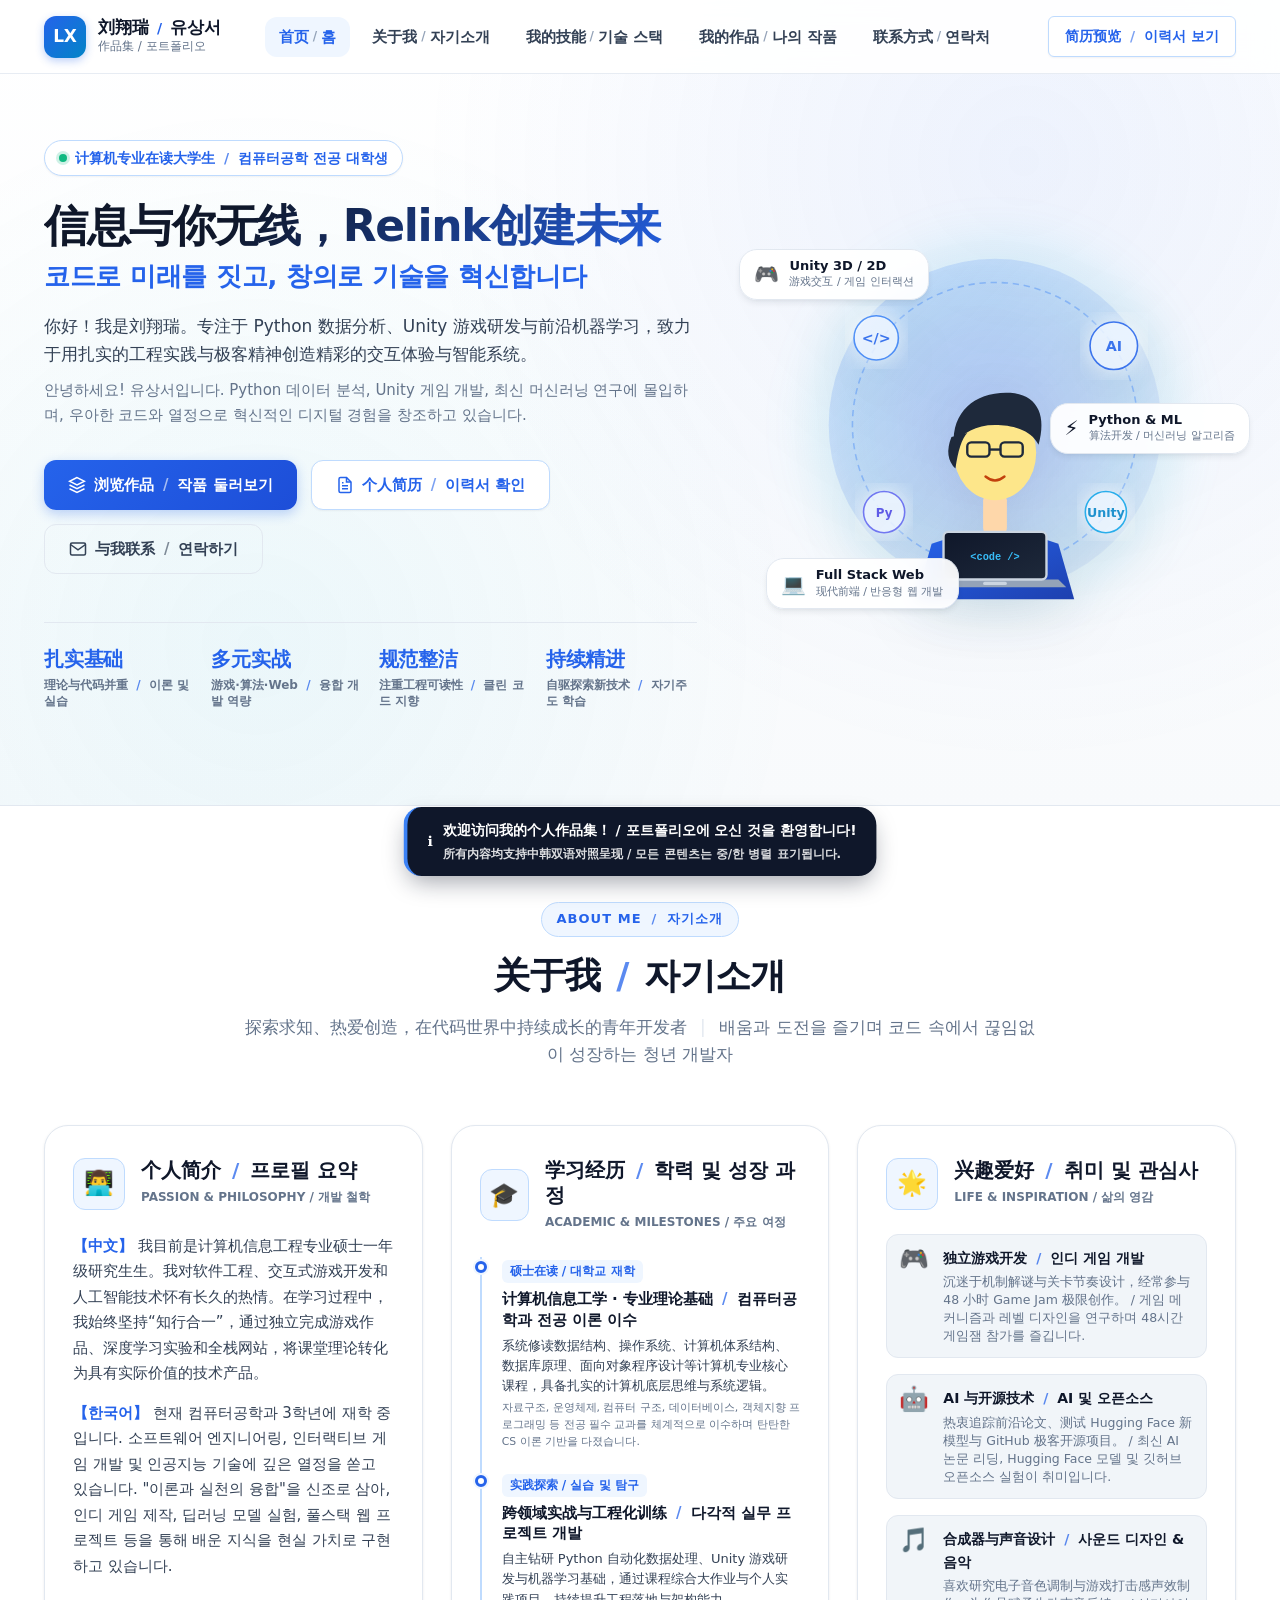
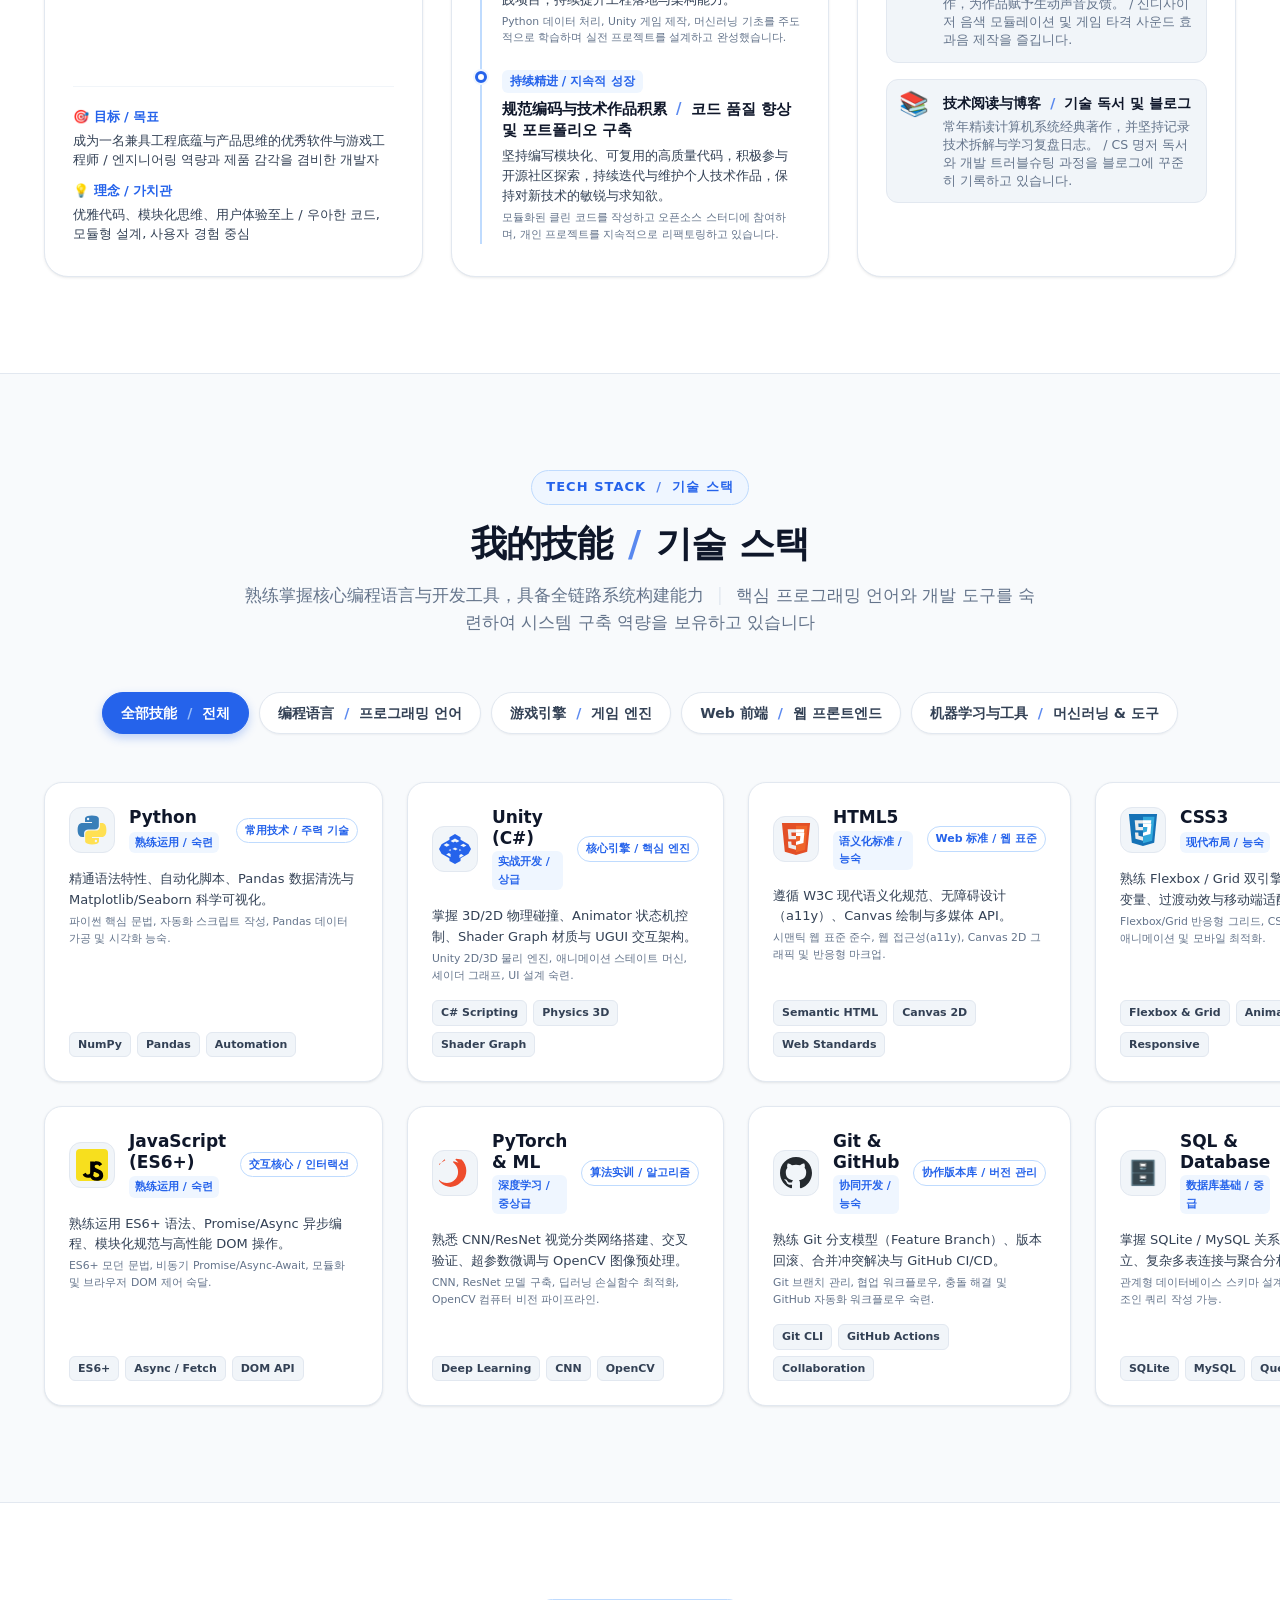
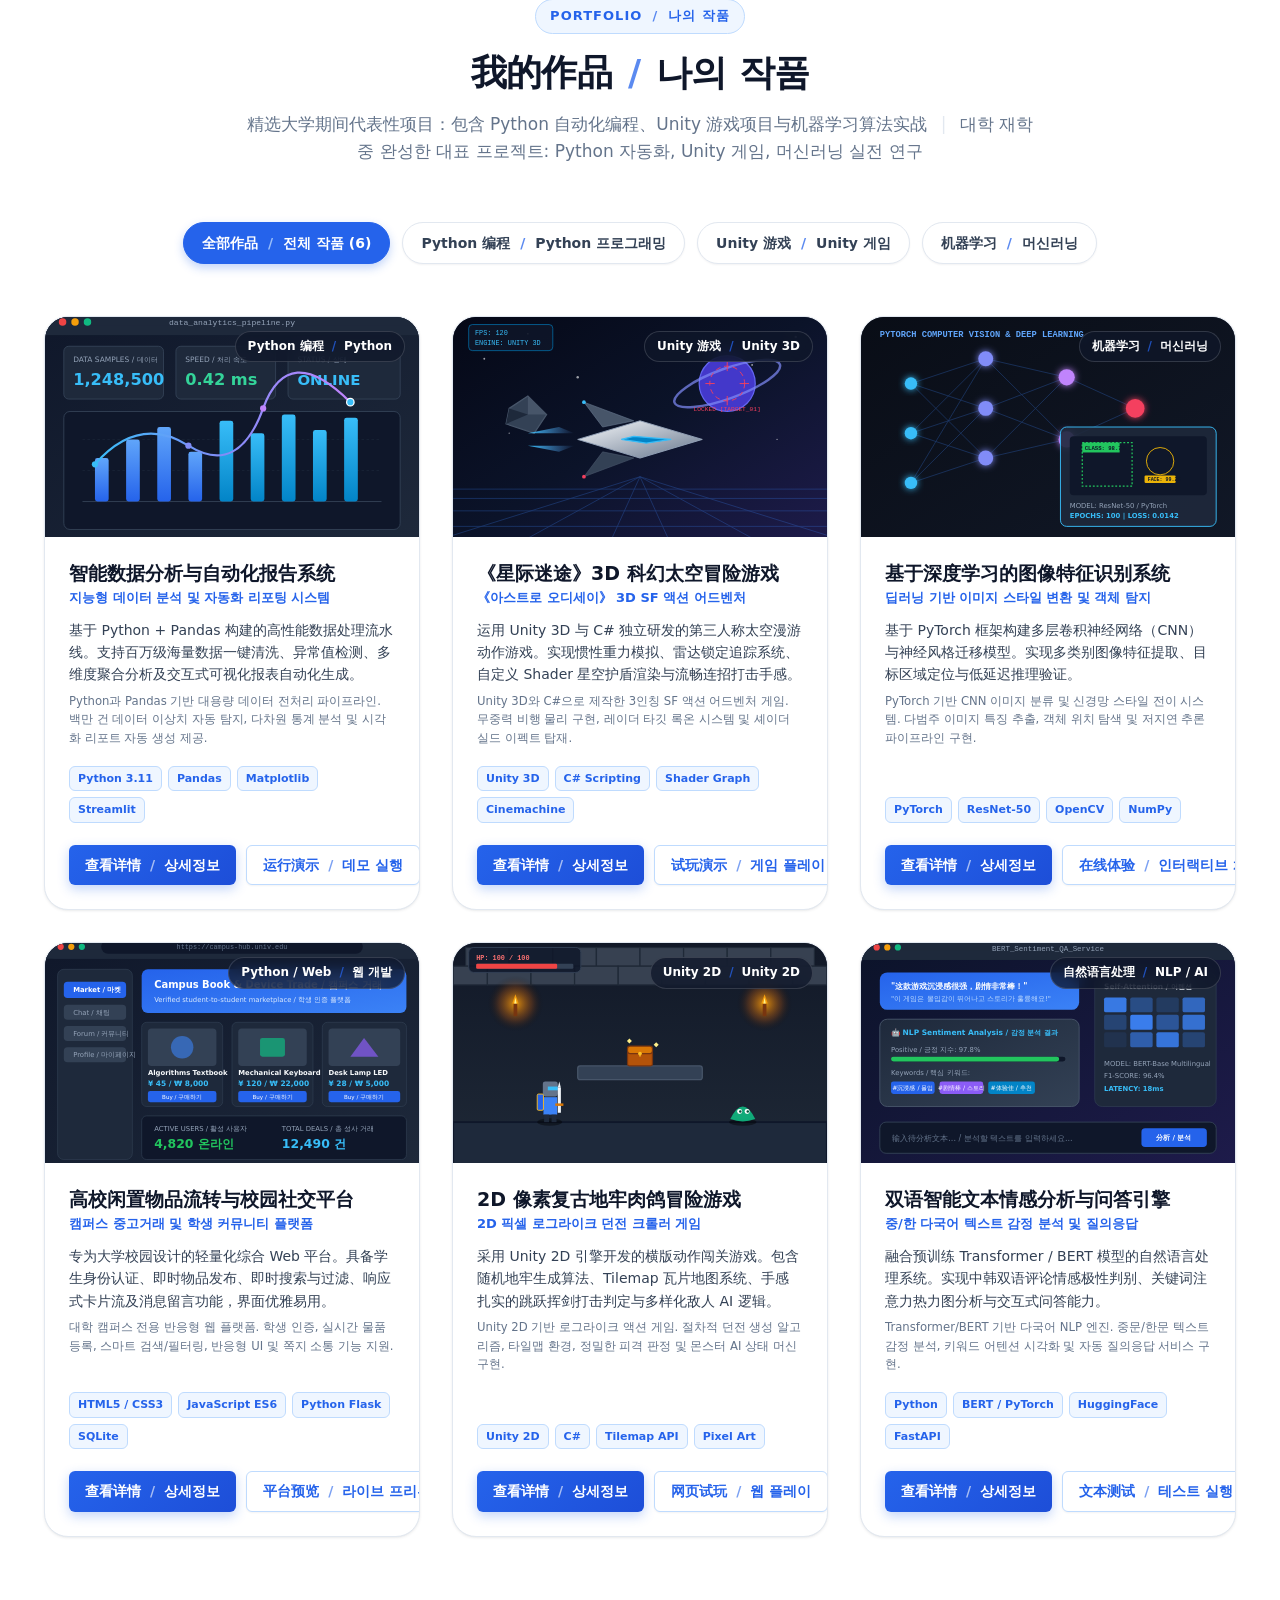
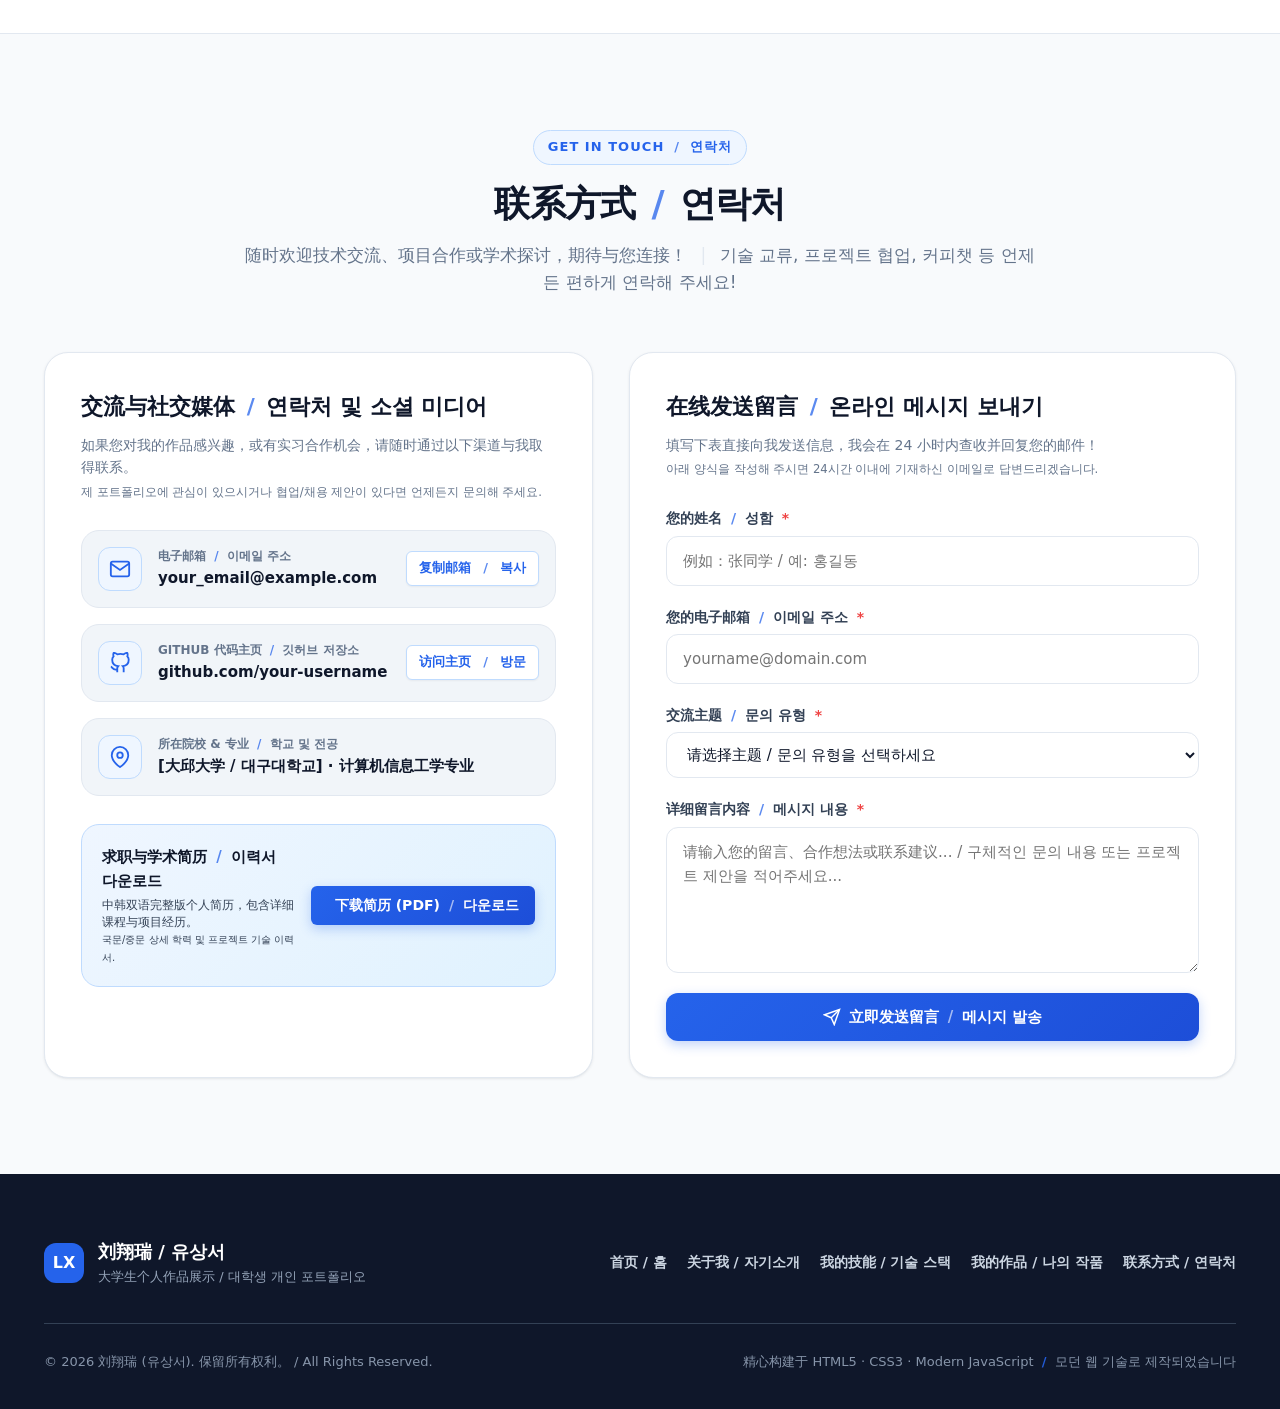
<file: index.html>
<!DOCTYPE html>
<html lang="zh-CN">
<head>
  <meta charset="UTF-8">
  <meta name="viewport" content="width=device-width, initial-scale=1.0">
  <title>刘翔瑞 / 유상서 · 个人作品集 / 개인 포트폴리오</title>
  <meta name="description" content="大学生个人作品展示网站 / 대학생 개인 포트폴리오 웹사이트 - Python, Unity, Machine Learning, Web Development">
  <link rel="stylesheet" href="css/style.css">
  <link rel="icon" type="image/svg+xml" href="assets/icons/python.svg">
</head>
<body>

  <!-- ==================== 顶部导航栏 / 상단 네비게이션 ==================== -->
  <header class="navbar" id="navbar">
    <div class="nav-container">
      <a href="#home" class="nav-brand" aria-label="Home">
        <span class="brand-avatar">LX</span>
        <div class="brand-text">
          <span class="brand-name">刘翔瑞 <span class="divider">/</span> 유상서</span>
          <span class="brand-sub">作品集 / 포트폴리오</span>
        </div>
      </a>

      <!-- 桌面端菜单 / 데스크톱 메뉴 -->
      <nav class="nav-menu" id="navMenu">
        <ul class="nav-list">
          <li class="nav-item">
            <a href="#home" class="nav-link active">
              <span class="link-zh">首页</span>
              <span class="link-sep">/</span>
              <span class="link-kr">홈</span>
            </a>
          </li>
          <li class="nav-item">
            <a href="#about" class="nav-link">
              <span class="link-zh">关于我</span>
              <span class="link-sep">/</span>
              <span class="link-kr">자기소개</span>
            </a>
          </li>
          <li class="nav-item">
            <a href="#skills" class="nav-link">
              <span class="link-zh">我的技能</span>
              <span class="link-sep">/</span>
              <span class="link-kr">기술 스택</span>
            </a>
          </li>
          <li class="nav-item">
            <a href="#projects" class="nav-link">
              <span class="link-zh">我的作品</span>
              <span class="link-sep">/</span>
              <span class="link-kr">나의 작품</span>
            </a>
          </li>
          <li class="nav-item">
            <a href="#contact" class="nav-link">
              <span class="link-zh">联系方式</span>
              <span class="link-sep">/</span>
              <span class="link-kr">연락처</span>
            </a>
          </li>
        </ul>
      </nav>

      <!-- 导航右侧按钮 / 네비게이션 우측 버튼 -->
      <div class="nav-actions">
        <button type="button" class="btn btn-outline btn-sm" id="navResumeBtn">
          <span>简历预览</span>
          <span class="btn-sep">/</span>
          <span>이력서 보기</span>
        </button>
        <button type="button" class="nav-toggle" id="navToggle" aria-label="Toggle navigation menu">
          <span class="hamburger-bar"></span>
          <span class="hamburger-bar"></span>
          <span class="hamburger-bar"></span>
        </button>
      </div>
    </div>
  </header>

  <main>
    <!-- ==================== 首页区域 / 홈 섹션 ==================== -->
    <section class="hero-section" id="home">
      <div class="container hero-container">
        <div class="hero-content">
          <div class="hero-badge">
            <span class="badge-dot"></span>
            <span class="badge-text">
              <span>计算机专业在读大学生</span>
              <span class="slash">/</span>
              <span>컴퓨터공학 전공 대학생</span>
            </span>
          </div>

          <h1 class="hero-title">
            <span class="title-zh">信息与你无线，Relink创建未来</span>
            <span class="title-kr">코드로 미래를 짓고, 창의로 기술을 혁신합니다</span>
          </h1>

          <p class="hero-desc">
            <span class="desc-zh">你好！我是刘翔瑞。专注于 Python 数据分析、Unity 游戏研发与前沿机器学习，致力于用扎实的工程实践与极客精神创造精彩的交互体验与智能系统。</span>
            <span class="desc-kr">안녕하세요! 유상서입니다. Python 데이터 분석, Unity 게임 개발, 최신 머신러닝 연구에 몰입하며, 우아한 코드와 열정으로 혁신적인 디지털 경험을 창조하고 있습니다.</span>
          </p>

          <div class="hero-buttons">
            <a href="#projects" class="btn btn-primary">
              <svg width="18" height="18" viewBox="0 0 24 24" fill="none" stroke="currentColor" stroke-width="2"><polygon points="12 2 2 7 12 12 22 7 12 2"></polygon><polyline points="2 17 12 22 22 17"></polyline><polyline points="2 12 12 17 22 12"></polyline></svg>
              <span>浏览作品</span>
              <span class="btn-sep">/</span>
              <span>작품 둘러보기</span>
            </a>
            <button type="button" class="btn btn-outline" id="heroResumeBtn">
              <svg width="18" height="18" viewBox="0 0 24 24" fill="none" stroke="currentColor" stroke-width="2"><path d="M14 2H6a2 2 0 0 0-2 2v16a2 2 0 0 0 2 2h12a2 2 0 0 0 2-2V8z"></path><polyline points="14 2 14 8 20 8"></polyline><line x1="16" y1="13" x2="8" y2="13"></line><line x1="16" y1="17" x2="8" y2="17"></line><polyline points="10 9 9 9 8 9"></polyline></svg>
              <span>个人简历</span>
              <span class="btn-sep">/</span>
              <span>이력서 확인</span>
            </button>
            <a href="#contact" class="btn btn-ghost">
              <svg width="18" height="18" viewBox="0 0 24 24" fill="none" stroke="currentColor" stroke-width="2"><path d="M4 4h16c1.1 0 2 .9 2 2v12c0 1.1-.9 2-2 2H4c-1.1 0-2-.9-2-2V6c0-1.1.9-2 2-2z"></path><polyline points="22,6 12,13 2,6"></polyline></svg>
              <span>与我联系</span>
              <span class="btn-sep">/</span>
              <span>연락하기</span>
            </a>
          </div>

          <!-- 核心能力与开发态度 / 핵심 역량 및 개발 태도 -->
          <div class="hero-stats">
            <div class="stat-card">
              <div class="stat-num">扎实基础</div>
              <div class="stat-label">
                <span>理论与代码并重</span>
                <span class="slash">/</span>
                <span>이론 및 실습</span>
              </div>
            </div>
            <div class="stat-card">
              <div class="stat-num">多元实战</div>
              <div class="stat-label">
                <span>游戏·算法·Web</span>
                <span class="slash">/</span>
                <span>융합 개발 역량</span>
              </div>
            </div>
            <div class="stat-card">
              <div class="stat-num">规范整洁</div>
              <div class="stat-label">
                <span>注重工程可读性</span>
                <span class="slash">/</span>
                <span>클린 코드 지향</span>
              </div>
            </div>
            <div class="stat-card">
              <div class="stat-num">持续精进</div>
              <div class="stat-label">
                <span>自驱探索新技术</span>
                <span class="slash">/</span>
                <span>자기주도 학습</span>
              </div>
            </div>
          </div>
        </div>

        <div class="hero-visual">
          <div class="avatar-card">
            <div class="avatar-glow"></div>
            <img src="assets/images/avatar.svg" alt="刘翔瑞头像 / 유상서 프로필" class="avatar-img" width="400" height="400">
            <div class="avatar-tags">
              <div class="float-tag tag-top">
                <span class="tag-icon">🎮</span>
                <span class="tag-text">
                  <strong>Unity 3D / 2D</strong>
                  <small>游戏交互 / 게임 인터랙션</small>
                </span>
              </div>
              <div class="float-tag tag-mid">
                <span class="tag-icon">⚡</span>
                <span class="tag-text">
                  <strong>Python &amp; ML</strong>
                  <small>算法开发 / 머신러닝 알고리즘</small>
                </span>
              </div>
              <div class="float-tag tag-bottom">
                <span class="tag-icon">💻</span>
                <span class="tag-text">
                  <strong>Full Stack Web</strong>
                  <small>现代前端 / 반응형 웹 개발</small>
                </span>
              </div>
            </div>
          </div>
        </div>
      </div>
    </section>

    <!-- ==================== 关于我 / 자기소개 ==================== -->
    <section class="section about-section" id="about">
      <div class="container">
        <div class="section-header">
          <span class="section-tag">
            <span>ABOUT ME</span>
            <span class="slash">/</span>
            <span>자기소개</span>
          </span>
          <h2 class="section-title">
            <span>关于我</span>
            <span class="slash">/</span>
            <span>자기소개</span>
          </h2>
          <p class="section-subtitle">
            <span>探索求知、热爱创造，在代码世界中持续成长的青年开发者</span>
            <span class="sub-sep">|</span>
            <span>배움과 도전을 즐기며 코드 속에서 끊임없이 성장하는 청년 개발자</span>
          </p>
        </div>

        <div class="about-grid">
          <!-- 个人简介卡片 / 프로필 카드 -->
          <div class="about-card profile-bio-card">
            <div class="card-icon-header">
              <span class="icon-box">👨‍💻</span>
              <div class="icon-title">
                <h3>
                  <span>个人简介</span>
                  <span class="slash">/</span>
                  <span>프로필 요약</span>
                </h3>
                <span class="card-tagline">Passion &amp; Philosophy / 개발 철학</span>
              </div>
            </div>
            <div class="card-body-text">
              <p>
                <strong class="text-primary">【中文】</strong>
                我目前是计算机信息工程专业硕士一年级研究生生。我对软件工程、交互式游戏开发和人工智能技术怀有长久的热情。在学习过程中，我始终坚持“知行合一”，通过独立完成游戏作品、深度学习实验和全栈网站，将课堂理论转化为具有实际价值的技术产品。
              </p>
              <p>
                <strong class="text-primary">【한국어】</strong>
                현재 컴퓨터공학과 3학년에 재학 중입니다. 소프트웨어 엔지니어링, 인터랙티브 게임 개발 및 인공지능 기술에 깊은 열정을 쏟고 있습니다. "이론과 실천의 융합"을 신조로 삼아, 인디 게임 제작, 딥러닝 모델 실험, 풀스택 웹 프로젝트 등을 통해 배운 지식을 현실 가치로 구현하고 있습니다.
              </p>
            </div>
            <div class="personal-highlights">
              <div class="highlight-item">
                <span class="hl-badge">🎯 目标 / 목표</span>
                <span class="hl-desc">成为一名兼具工程底蕴与产品思维的优秀软件与游戏工程师 / 엔지니어링 역량과 제품 감각을 겸비한 개발자</span>
              </div>
              <div class="highlight-item">
                <span class="hl-badge">💡 理念 / 가치관</span>
                <span class="hl-desc">优雅代码、模块化思维、用户体验至上 / 우아한 코드, 모듈형 설계, 사용자 경험 중심</span>
              </div>
            </div>
          </div>

          <!-- 学习经历卡片 / 학력 및 이력 -->
          <div class="about-card education-card">
            <div class="card-icon-header">
              <span class="icon-box">🎓</span>
              <div class="icon-title">
                <h3>
                  <span>学习经历</span>
                  <span class="slash">/</span>
                  <span>학력 및 성장 과정</span>
                </h3>
                <span class="card-tagline">Academic &amp; Milestones / 주요 여정</span>
              </div>
            </div>
            <div class="timeline">
              <div class="timeline-item">
                <div class="timeline-dot"></div>
                <div class="timeline-content">
                  <span class="timeline-time">硕士在读 / 대학교 재학</span>
                  <h4 class="timeline-title">
                    <span>计算机信息工学 · 专业理论基础</span>
                    <span class="slash">/</span>
                    <span>컴퓨터공학과 전공 이론 이수</span>
                  </h4>
                  <p class="timeline-desc">
                    系统修读数据结构、操作系统、计算机体系结构、数据库原理、面向对象程序设计等计算机专业核心课程，具备扎实的计算机底层思维与系统逻辑。
                    <br>
                    <small>자료구조, 운영체제, 컴퓨터 구조, 데이터베이스, 객체지향 프로그래밍 등 전공 필수 교과를 체계적으로 이수하며 탄탄한 CS 이론 기반을 다졌습니다.</small>
                  </p>
                </div>
              </div>

              <div class="timeline-item">
                <div class="timeline-dot"></div>
                <div class="timeline-content">
                  <span class="timeline-time">实践探索 / 실습 및 탐구</span>
                  <h4 class="timeline-title">
                    <span>跨领域实战与工程化训练</span>
                    <span class="slash">/</span>
                    <span>다각적 실무 프로젝트 개발</span>
                  </h4>
                  <p class="timeline-desc">
                    自主钻研 Python 自动化数据处理、Unity 游戏研发与机器学习基础，通过课程综合大作业与个人实践项目，持续提升工程落地与架构能力。
                    <br>
                    <small>Python 데이터 처리, Unity 게임 제작, 머신러닝 기초를 주도적으로 학습하며 실전 프로젝트를 설계하고 완성했습니다.</small>
                  </p>
                </div>
              </div>

              <div class="timeline-item">
                <div class="timeline-dot"></div>
                <div class="timeline-content">
                  <span class="timeline-time">持续精进 / 지속적 성장</span>
                  <h4 class="timeline-title">
                    <span>规范编码与技术作品积累</span>
                    <span class="slash">/</span>
                    <span>코드 품질 향상 및 포트폴리오 구축</span>
                  </h4>
                  <p class="timeline-desc">
                    坚持编写模块化、可复用的高质量代码，积极参与开源社区探索，持续迭代与维护个人技术作品，保持对新技术的敏锐与求知欲。
                    <br>
                    <small>모듈화된 클린 코드를 작성하고 오픈소스 스터디에 참여하며, 개인 프로젝트를 지속적으로 리팩토링하고 있습니다.</small>
                  </p>
                </div>
              </div>
            </div>
          </div>

          <!-- 兴趣爱好卡片 / 취미 및 관심사 -->
          <div class="about-card hobbies-card">
            <div class="card-icon-header">
              <span class="icon-box">🌟</span>
              <div class="icon-title">
                <h3>
                  <span>兴趣爱好</span>
                  <span class="slash">/</span>
                  <span>취미 및 관심사</span>
                </h3>
                <span class="card-tagline">Life &amp; Inspiration / 삶의 영감</span>
              </div>
            </div>
            <div class="hobbies-grid">
              <div class="hobby-item">
                <div class="hobby-icon">🎮</div>
                <div class="hobby-text">
                  <h4>
                    <span>独立游戏开发</span>
                    <span class="slash">/</span>
                    <span>인디 게임 개발</span>
                  </h4>
                  <p>沉迷于机制解谜与关卡节奏设计，经常参与 48 小时 Game Jam 极限创作。 / 게임 메커니즘과 레벨 디자인을 연구하며 48시간 게임잼 참가를 즐깁니다.</p>
                </div>
              </div>

              <div class="hobby-item">
                <div class="hobby-icon">🤖</div>
                <div class="hobby-text">
                  <h4>
                    <span>AI 与开源技术</span>
                    <span class="slash">/</span>
                    <span>AI 및 오픈소스</span>
                  </h4>
                  <p>热衷追踪前沿论文、测试 Hugging Face 新模型与 GitHub 极客开源项目。 / 최신 AI 논문 리딩, Hugging Face 모델 및 깃허브 오픈소스 실험이 취미입니다.</p>
                </div>
              </div>

              <div class="hobby-item">
                <div class="hobby-icon">🎵</div>
                <div class="hobby-text">
                  <h4>
                    <span>合成器与声音设计</span>
                    <span class="slash">/</span>
                    <span>사운드 디자인 &amp; 음악</span>
                  </h4>
                  <p>喜欢研究电子音色调制与游戏打击感声效制作，为作品赋予生动声音反馈。 / 신디사이저 음색 모듈레이션 및 게임 타격 사운드 효과음 제작을 즐깁니다.</p>
                </div>
              </div>

              <div class="hobby-item">
                <div class="hobby-icon">📚</div>
                <div class="hobby-text">
                  <h4>
                    <span>技术阅读与博客</span>
                    <span class="slash">/</span>
                    <span>기술 독서 및 블로그</span>
                  </h4>
                  <p>常年精读计算机系统经典著作，并坚持记录技术拆解与学习复盘日志。 / CS 명저 독서와 개발 트러블슈팅 과정을 블로그에 꾸준히 기록하고 있습니다.</p>
                </div>
              </div>
            </div>
          </div>
        </div>
      </div>
    </section>

    <!-- ==================== 我的技能 / 기술 스택 ==================== -->
    <section class="section skills-section" id="skills">
      <div class="container">
        <div class="section-header">
          <span class="section-tag">
            <span>TECH STACK</span>
            <span class="slash">/</span>
            <span>기술 스택</span>
          </span>
          <h2 class="section-title">
            <span>我的技能</span>
            <span class="slash">/</span>
            <span>기술 스택</span>
          </h2>
          <p class="section-subtitle">
            <span>熟练掌握核心编程语言与开发工具，具备全链路系统构建能力</span>
            <span class="sub-sep">|</span>
            <span>핵심 프로그래밍 언어와 개발 도구를 숙련하여 시스템 구축 역량을 보유하고 있습니다</span>
          </p>
        </div>

        <!-- 技能分类筛选标签 / 카테고리 필터 -->
        <div class="skills-filter" id="skillsFilter">
          <button type="button" class="filter-btn active" data-filter="all">
            <span>全部技能</span>
            <span class="slash">/</span>
            <span>전체</span>
          </button>
          <button type="button" class="filter-btn" data-filter="programming">
            <span>编程语言</span>
            <span class="slash">/</span>
            <span>프로그래밍 언어</span>
          </button>
          <button type="button" class="filter-btn" data-filter="game">
            <span>游戏引擎</span>
            <span class="slash">/</span>
            <span>게임 엔진</span>
          </button>
          <button type="button" class="filter-btn" data-filter="web">
            <span>Web 前端</span>
            <span class="slash">/</span>
            <span>웹 프론트엔드</span>
          </button>
          <button type="button" class="filter-btn" data-filter="ai">
            <span>机器学习与工具</span>
            <span class="slash">/</span>
            <span>머신러닝 &amp; 도구</span>
          </button>
        </div>

        <!-- 技能卡片列表 / 기술 카드 그리드 -->
        <div class="skills-grid" id="skillsGrid">

          <!-- 1. Python -->
          <div class="skill-card" data-category="programming ai">
            <div class="skill-card-top">
              <div class="skill-icon-wrap">
                <img src="assets/icons/python.svg" alt="Python" class="skill-icon">
              </div>
              <div class="skill-meta">
                <h3 class="skill-name">Python</h3>
                <span class="skill-badge">熟练运用 / 숙련</span>
              </div>
              <span class="skill-status-tag">常用技术 / 주력 기술</span>
            </div>
            <p class="skill-summary">
              <span>精通语法特性、自动化脚本、Pandas 数据清洗与 Matplotlib/Seaborn 科学可视化。</span>
              <br>
              <small>파이썬 핵심 문법, 자동화 스크립트 작성, Pandas 데이터 가공 및 시각화 능숙.</small>
            </p>
            <div class="skill-tags">
              <span class="tag">NumPy</span>
              <span class="tag">Pandas</span>
              <span class="tag">Automation</span>
            </div>
          </div>

          <!-- 2. Unity -->
          <div class="skill-card" data-category="game programming">
            <div class="skill-card-top">
              <div class="skill-icon-wrap">
                <img src="assets/icons/unity.svg" alt="Unity" class="skill-icon">
              </div>
              <div class="skill-meta">
                <h3 class="skill-name">Unity (C#)</h3>
                <span class="skill-badge">实战开发 / 상급</span>
              </div>
              <span class="skill-status-tag">核心引擎 / 핵심 엔진</span>
            </div>
            <p class="skill-summary">
              <span>掌握 3D/2D 物理碰撞、Animator 状态机控制、Shader Graph 材质与 UGUI 交互架构。</span>
              <br>
              <small>Unity 2D/3D 물리 엔진, 애니메이션 스테이트 머신, 셰이더 그래프, UI 설계 숙련.</small>
            </p>
            <div class="skill-tags">
              <span class="tag">C# Scripting</span>
              <span class="tag">Physics 3D</span>
              <span class="tag">Shader Graph</span>
            </div>
          </div>

          <!-- 3. HTML5 -->
          <div class="skill-card" data-category="web">
            <div class="skill-card-top">
              <div class="skill-icon-wrap">
                <img src="assets/icons/html5.svg" alt="HTML5" class="skill-icon">
              </div>
              <div class="skill-meta">
                <h3 class="skill-name">HTML5</h3>
                <span class="skill-badge">语义化标准 / 능숙</span>
              </div>
              <span class="skill-status-tag">Web 标准 / 웹 표준</span>
            </div>
            <p class="skill-summary">
              <span>遵循 W3C 现代语义化规范、无障碍设计（a11y）、Canvas 绘制与多媒体 API。</span>
              <br>
              <small>시맨틱 웹 표준 준수, 웹 접근성(a11y), Canvas 2D 그래픽 및 반응형 마크업.</small>
            </p>
            <div class="skill-tags">
              <span class="tag">Semantic HTML</span>
              <span class="tag">Canvas 2D</span>
              <span class="tag">Web Standards</span>
            </div>
          </div>

          <!-- 4. CSS3 -->
          <div class="skill-card" data-category="web">
            <div class="skill-card-top">
              <div class="skill-icon-wrap">
                <img src="assets/icons/css3.svg" alt="CSS3" class="skill-icon">
              </div>
              <div class="skill-meta">
                <h3 class="skill-name">CSS3</h3>
                <span class="skill-badge">现代布局 / 능숙</span>
              </div>
              <span class="skill-status-tag">响应式设计 / 반응형</span>
            </div>
            <p class="skill-summary">
              <span>熟练 Flexbox / Grid 双引擎响应式排版、CSS 变量、过渡动效与移动端适配。</span>
              <br>
              <small>Flexbox/Grid 반응형 그리드, CSS Variables, 부드러운 애니메이션 및 모바일 최적화.</small>
            </p>
            <div class="skill-tags">
              <span class="tag">Flexbox &amp; Grid</span>
              <span class="tag">Animations</span>
              <span class="tag">Responsive</span>
            </div>
          </div>

          <!-- 5. JavaScript -->
          <div class="skill-card" data-category="web programming">
            <div class="skill-card-top">
              <div class="skill-icon-wrap">
                <img src="assets/icons/javascript.svg" alt="JavaScript" class="skill-icon">
              </div>
              <div class="skill-meta">
                <h3 class="skill-name">JavaScript (ES6+)</h3>
                <span class="skill-badge">熟练运用 / 숙련</span>
              </div>
              <span class="skill-status-tag">交互核心 / 인터랙션</span>
            </div>
            <p class="skill-summary">
              <span>熟练运用 ES6+ 语法、Promise/Async 异步编程、模块化规范与高性能 DOM 操作。</span>
              <br>
              <small>ES6+ 모던 문법, 비동기 Promise/Async-Await, 모듈화 및 브라우저 DOM 제어 숙달.</small>
            </p>
            <div class="skill-tags">
              <span class="tag">ES6+</span>
              <span class="tag">Async / Fetch</span>
              <span class="tag">DOM API</span>
            </div>
          </div>

          <!-- 6. PyTorch & ML -->
          <div class="skill-card" data-category="ai">
            <div class="skill-card-top">
              <div class="skill-icon-wrap">
                <img src="assets/icons/pytorch.svg" alt="PyTorch" class="skill-icon">
              </div>
              <div class="skill-meta">
                <h3 class="skill-name">PyTorch &amp; ML</h3>
                <span class="skill-badge">深度学习 / 중상급</span>
              </div>
              <span class="skill-status-tag">算法实训 / 알고리즘</span>
            </div>
            <p class="skill-summary">
              <span>熟悉 CNN/ResNet 视觉分类网络搭建、交叉验证、超参数微调与 OpenCV 图像预处理。</span>
              <br>
              <small>CNN, ResNet 모델 구축, 딥러닝 손실함수 최적화, OpenCV 컴퓨터 비전 파이프라인.</small>
            </p>
            <div class="skill-tags">
              <span class="tag">Deep Learning</span>
              <span class="tag">CNN</span>
              <span class="tag">OpenCV</span>
            </div>
          </div>

          <!-- 7. Git & Version Control -->
          <div class="skill-card" data-category="ai programming">
            <div class="skill-card-top">
              <div class="skill-icon-wrap">
                <img src="assets/icons/github.svg" alt="Git &amp; GitHub" class="skill-icon">
              </div>
              <div class="skill-meta">
                <h3 class="skill-name">Git &amp; GitHub</h3>
                <span class="skill-badge">协同开发 / 능숙</span>
              </div>
              <span class="skill-status-tag">协作版本库 / 버전 관리</span>
            </div>
            <p class="skill-summary">
              <span>熟练 Git 分支模型（Feature Branch）、版本回滚、合并冲突解决与 GitHub CI/CD。</span>
              <br>
              <small>Git 브랜치 관리, 협업 워크플로우, 충돌 해결 및 GitHub 자동화 워크플로우 숙련.</small>
            </p>
            <div class="skill-tags">
              <span class="tag">Git CLI</span>
              <span class="tag">GitHub Actions</span>
              <span class="tag">Collaboration</span>
            </div>
          </div>

          <!-- 8. SQL & Data Storage -->
          <div class="skill-card" data-category="programming ai">
            <div class="skill-card-top">
              <div class="skill-icon-wrap">
                <span class="skill-text-icon">🗄️</span>
              </div>
              <div class="skill-meta">
                <h3 class="skill-name">SQL &amp; Database</h3>
                <span class="skill-badge">数据库基础 / 중급</span>
              </div>
              <span class="skill-status-tag">数据存储 / DB 기초</span>
            </div>
            <p class="skill-summary">
              <span>掌握 SQLite / MySQL 关系型模式设计、索引建立、复杂多表连接与聚合分析查询。</span>
              <br>
              <small>관계형 데이터베이스 스키마 설계, 인덱스 최적화 및 복합 조인 쿼리 작성 가능.</small>
            </p>
            <div class="skill-tags">
              <span class="tag">SQLite</span>
              <span class="tag">MySQL</span>
              <span class="tag">Query Tuning</span>
            </div>
          </div>

        </div>
      </div>
    </section>

    <!-- ==================== 我的作品 / 나의 작품 ==================== -->
    <section class="section projects-section" id="projects">
      <div class="container">
        <div class="section-header">
          <span class="section-tag">
            <span>PORTFOLIO</span>
            <span class="slash">/</span>
            <span>나의 작품</span>
          </span>
          <h2 class="section-title">
            <span>我的作品</span>
            <span class="slash">/</span>
            <span>나의 작품</span>
          </h2>
          <p class="section-subtitle">
            <span>精选大学期间代表性项目：包含 Python 自动化编程、Unity 游戏项目与机器学习算法实战</span>
            <span class="sub-sep">|</span>
            <span>대학 재학 중 완성한 대표 프로젝트: Python 자동화, Unity 게임, 머신러닝 실전 연구</span>
          </p>
        </div>

        <!-- 作品分类筛选 / 프로젝트 필터 탭 -->
        <div class="projects-filter" id="projectsFilter">
          <button type="button" class="filter-btn active" data-filter="all">
            <span>全部作品</span>
            <span class="slash">/</span>
            <span>전체 작품 (6)</span>
          </button>
          <button type="button" class="filter-btn" data-filter="python">
            <span>Python 编程</span>
            <span class="slash">/</span>
            <span>Python 프로그래밍</span>
          </button>
          <button type="button" class="filter-btn" data-filter="unity">
            <span>Unity 游戏</span>
            <span class="slash">/</span>
            <span>Unity 게임</span>
          </button>
          <button type="button" class="filter-btn" data-filter="ml">
            <span>机器学习</span>
            <span class="slash">/</span>
            <span>머신러닝</span>
          </button>
        </div>

        <!-- 作品卡片网格 / 프로젝트 카드 그리드 -->
        <div class="projects-grid" id="projectsGrid">

          <!-- 项目 1: Python 数据分析与自动化系统 -->
          <div class="project-card" data-category="python" data-project="1">
            <div class="project-media">
              <img src="assets/images/project-python.svg" alt="Python 数据分析系统 / 파이썬 데이터 분석 시스템" class="project-img">
              <div class="project-category-badge">
                <span>Python 编程</span>
                <span class="slash">/</span>
                <span>Python</span>
              </div>
            </div>
            <div class="project-content">
              <h3 class="project-title">
                <span class="title-main">智能数据分析与自动化报告系统</span>
                <span class="title-sub">지능형 데이터 분석 및 자동화 리포팅 시스템</span>
              </h3>
              <p class="project-desc">
                <span>基于 Python + Pandas 构建的高性能数据处理流水线。支持百万级海量数据一键清洗、异常值检测、多维度聚合分析及交互式可视化报表自动化生成。</span>
                <br>
                <small>Python과 Pandas 기반 대용량 데이터 전처리 파이프라인. 백만 건 데이터 이상치 자동 탐지, 다차원 통계 분석 및 시각화 리포트 자동 생성 제공.</small>
              </p>
              <div class="project-stack">
                <span class="stack-tag">Python 3.11</span>
                <span class="stack-tag">Pandas</span>
                <span class="stack-tag">Matplotlib</span>
                <span class="stack-tag">Streamlit</span>
              </div>
              <div class="project-actions">
                <button type="button" class="btn btn-primary btn-sm btn-view-detail" data-id="1">
                  <span>查看详情</span>
                  <span class="btn-sep">/</span>
                  <span>상세정보</span>
                </button>
                <button type="button" class="btn btn-outline btn-sm btn-open-demo" data-id="1">
                  <span>运行演示</span>
                  <span class="btn-sep">/</span>
                  <span>데모 실행</span>
                </button>
              </div>
            </div>
          </div>

          <!-- 项目 2: Unity 3D 科幻动作冒险游戏 -->
          <div class="project-card" data-category="unity" data-project="2">
            <div class="project-media">
              <img src="assets/images/project-unity.svg" alt="Unity 3D 科幻游戏 / Unity 3D SF 어드벤처" class="project-img">
              <div class="project-category-badge">
                <span>Unity 游戏</span>
                <span class="slash">/</span>
                <span>Unity 3D</span>
              </div>
            </div>
            <div class="project-content">
              <h3 class="project-title">
                <span class="title-main">《星际迷途》3D 科幻太空冒险游戏</span>
                <span class="title-sub">《아스트로 오디세이》 3D SF 액션 어드벤처</span>
              </h3>
              <p class="project-desc">
                <span>运用 Unity 3D 与 C# 独立研发的第三人称太空漫游动作游戏。实现惯性重力模拟、雷达锁定追踪系统、自定义 Shader 星空护盾渲染与流畅连招打击手感。</span>
                <br>
                <small>Unity 3D와 C#으로 제작한 3인칭 SF 액션 어드벤처 게임. 무중력 비행 물리 구현, 레이더 타깃 록온 시스템 및 셰이더 실드 이펙트 탑재.</small>
              </p>
              <div class="project-stack">
                <span class="stack-tag">Unity 3D</span>
                <span class="stack-tag">C# Scripting</span>
                <span class="stack-tag">Shader Graph</span>
                <span class="stack-tag">Cinemachine</span>
              </div>
              <div class="project-actions">
                <button type="button" class="btn btn-primary btn-sm btn-view-detail" data-id="2">
                  <span>查看详情</span>
                  <span class="btn-sep">/</span>
                  <span>상세정보</span>
                </button>
                <button type="button" class="btn btn-outline btn-sm btn-open-demo" data-id="2">
                  <span>试玩演示</span>
                  <span class="btn-sep">/</span>
                  <span>게임 플레이</span>
                </button>
              </div>
            </div>
          </div>

          <!-- 项目 3: PyTorch 图像识别与风格迁移 -->
          <div class="project-card" data-category="ml" data-project="3">
            <div class="project-media">
              <img src="assets/images/project-ml.svg" alt="PyTorch 深度学习 / 딥러닝 컴퓨터 비전" class="project-img">
              <div class="project-category-badge">
                <span>机器学习</span>
                <span class="slash">/</span>
                <span>머신러닝</span>
              </div>
            </div>
            <div class="project-content">
              <h3 class="project-title">
                <span class="title-main">基于深度学习的图像特征识别系统</span>
                <span class="title-sub">딥러닝 기반 이미지 스타일 변환 및 객체 탐지</span>
              </h3>
              <p class="project-desc">
                <span>基于 PyTorch 框架构建多层卷积神经网络（CNN）与神经风格迁移模型。实现多类别图像特征提取、目标区域定位与低延迟推理验证。</span>
                <br>
                <small>PyTorch 기반 CNN 이미지 분류 및 신경망 스타일 전이 시스템. 다범주 이미지 특징 추출, 객체 위치 탐색 및 저지연 추론 파이프라인 구현.</small>
              </p>
              <div class="project-stack">
                <span class="stack-tag">PyTorch</span>
                <span class="stack-tag">ResNet-50</span>
                <span class="stack-tag">OpenCV</span>
                <span class="stack-tag">NumPy</span>
              </div>
              <div class="project-actions">
                <button type="button" class="btn btn-primary btn-sm btn-view-detail" data-id="3">
                  <span>查看详情</span>
                  <span class="btn-sep">/</span>
                  <span>상세정보</span>
                </button>
                <button type="button" class="btn btn-outline btn-sm btn-open-demo" data-id="3">
                  <span>在线体验</span>
                  <span class="btn-sep">/</span>
                  <span>인터랙티브 체험</span>
                </button>
              </div>
            </div>
          </div>

          <!-- 项目 4: 高校二手物资与社交 Web 平台 -->
          <div class="project-card" data-category="python" data-project="4">
            <div class="project-media">
              <img src="assets/images/project-web.svg" alt="高校二手交易平台 / 캠퍼스 거래 웹앱" class="project-img">
              <div class="project-category-badge">
                <span>Python / Web</span>
                <span class="slash">/</span>
                <span>웹 개발</span>
              </div>
            </div>
            <div class="project-content">
              <h3 class="project-title">
                <span class="title-main">高校闲置物品流转与校园社交平台</span>
                <span class="title-sub">캠퍼스 중고거래 및 학생 커뮤니티 플랫폼</span>
              </h3>
              <p class="project-desc">
                <span>专为大学校园设计的轻量化综合 Web 平台。具备学生身份认证、即时物品发布、即时搜索与过滤、响应式卡片流及消息留言功能，界面优雅易用。</span>
                <br>
                <small>대학 캠퍼스 전용 반응형 웹 플랫폼. 학생 인증, 실시간 물품 등록, 스마트 검색/필터링, 반응형 UI 및 쪽지 소통 기능 지원.</small>
              </p>
              <div class="project-stack">
                <span class="stack-tag">HTML5 / CSS3</span>
                <span class="stack-tag">JavaScript ES6</span>
                <span class="stack-tag">Python Flask</span>
                <span class="stack-tag">SQLite</span>
              </div>
              <div class="project-actions">
                <button type="button" class="btn btn-primary btn-sm btn-view-detail" data-id="4">
                  <span>查看详情</span>
                  <span class="btn-sep">/</span>
                  <span>상세정보</span>
                </button>
                <button type="button" class="btn btn-outline btn-sm btn-open-demo" data-id="4">
                  <span>平台预览</span>
                  <span class="btn-sep">/</span>
                  <span>라이브 프리뷰</span>
                </button>
              </div>
            </div>
          </div>

          <!-- 项目 5: Unity 2D 像素风地牢闯关游戏 -->
          <div class="project-card" data-category="unity" data-project="5">
            <div class="project-media">
              <img src="assets/images/project-unity2d.svg" alt="Unity 2D 像素地牢 / Unity 2D 픽셀 던전" class="project-img">
              <div class="project-category-badge">
                <span>Unity 2D</span>
                <span class="slash">/</span>
                <span>Unity 2D</span>
              </div>
            </div>
            <div class="project-content">
              <h3 class="project-title">
                <span class="title-main">2D 像素复古地牢肉鸽冒险游戏</span>
                <span class="title-sub">2D 픽셀 로그라이크 던전 크롤러 게임</span>
              </h3>
              <p class="project-desc">
                <span>采用 Unity 2D 引擎开发的横版动作闯关游戏。包含随机地牢生成算法、Tilemap 瓦片地图系统、手感扎实的跳跃挥剑打击判定与多样化敌人 AI 逻辑。</span>
                <br>
                <small>Unity 2D 기반 로그라이크 액션 게임. 절차적 던전 생성 알고리즘, 타일맵 환경, 정밀한 피격 판정 및 몬스터 AI 상태 머신 구현.</small>
              </p>
              <div class="project-stack">
                <span class="stack-tag">Unity 2D</span>
                <span class="stack-tag">C#</span>
                <span class="stack-tag">Tilemap API</span>
                <span class="stack-tag">Pixel Art</span>
              </div>
              <div class="project-actions">
                <button type="button" class="btn btn-primary btn-sm btn-view-detail" data-id="5">
                  <span>查看详情</span>
                  <span class="btn-sep">/</span>
                  <span>상세정보</span>
                </button>
                <button type="button" class="btn btn-outline btn-sm btn-open-demo" data-id="5">
                  <span>网页试玩</span>
                  <span class="btn-sep">/</span>
                  <span>웹 플레이</span>
                </button>
              </div>
            </div>
          </div>

          <!-- 项目 6: NLP 文本情感分析与问答系统 -->
          <div class="project-card" data-category="ml" data-project="6">
            <div class="project-media">
              <img src="assets/images/project-nlp.svg" alt="NLP 文本分析 / 자연어 감정분석 엔진" class="project-img">
              <div class="project-category-badge">
                <span>自然语言处理</span>
                <span class="slash">/</span>
                <span>NLP / AI</span>
              </div>
            </div>
            <div class="project-content">
              <h3 class="project-title">
                <span class="title-main">双语智能文本情感分析与问答引擎</span>
                <span class="title-sub">중/한 다국어 텍스트 감정 분석 및 질의응답</span>
              </h3>
              <p class="project-desc">
                <span>融合预训练 Transformer / BERT 模型的自然语言处理系统。实现中韩双语评论情感极性判别、关键词注意力热力图分析与交互式问答能力。</span>
                <br>
                <small>Transformer/BERT 기반 다국어 NLP 엔진. 중문/한문 텍스트 감정 분석, 키워드 어텐션 시각화 및 자동 질의응답 서비스 구현.</small>
              </p>
              <div class="project-stack">
                <span class="stack-tag">Python</span>
                <span class="stack-tag">BERT / PyTorch</span>
                <span class="stack-tag">HuggingFace</span>
                <span class="stack-tag">FastAPI</span>
              </div>
              <div class="project-actions">
                <button type="button" class="btn btn-primary btn-sm btn-view-detail" data-id="6">
                  <span>查看详情</span>
                  <span class="btn-sep">/</span>
                  <span>상세정보</span>
                </button>
                <button type="button" class="btn btn-outline btn-sm btn-open-demo" data-id="6">
                  <span>文本测试</span>
                  <span class="btn-sep">/</span>
                  <span>테스트 실행</span>
                </button>
              </div>
            </div>
          </div>

        </div>
      </div>
    </section>

    <!-- ==================== 联系方式 / 연락처 ==================== -->
    <section class="section contact-section" id="contact">
      <div class="container">
        <div class="section-header">
          <span class="section-tag">
            <span>GET IN TOUCH</span>
            <span class="slash">/</span>
            <span>연락처</span>
          </span>
          <h2 class="section-title">
            <span>联系方式</span>
            <span class="slash">/</span>
            <span>연락처</span>
          </h2>
          <p class="section-subtitle">
            <span>随时欢迎技术交流、项目合作或学术探讨，期待与您连接！</span>
            <span class="sub-sep">|</span>
            <span>기술 교류, 프로젝트 협업, 커피챗 등 언제든 편하게 연락해 주세요!</span>
          </p>
        </div>

        <div class="contact-grid">
          <!-- 联系信息卡片 / 연락 정보 카드 -->
          <div class="contact-info-card">
            <div class="contact-card-header">
              <h3 class="info-title">
                <span>交流与社交媒体</span>
                <span class="slash">/</span>
                <span>연락처 및 소셜 미디어</span>
              </h3>
              <p class="info-sub">
                <span>如果您对我的作品感兴趣，或有实习合作机会，请随时通过以下渠道与我取得联系。</span>
                <br>
                <small>제 포트폴리오에 관심이 있으시거나 협업/채용 제안이 있다면 언제든지 문의해 주세요.</small>
              </p>
            </div>

            <div class="contact-methods">
              <!-- 电子邮箱 -->
              <div class="method-item">
                <div class="method-icon-box">
                  <svg width="22" height="22" viewBox="0 0 24 24" fill="none" stroke="currentColor" stroke-width="2"><path d="M4 4h16c1.1 0 2 .9 2 2v12c0 1.1-.9 2-2 2H4c-1.1 0-2-.9-2-2V6c0-1.1.9-2 2-2z"></path><polyline points="22,6 12,13 2,6"></polyline></svg>
                </div>
                <div class="method-details">
                  <span class="method-label">
                    <span>电子邮箱</span>
                    <span class="slash">/</span>
                    <span>이메일 주소</span>
                  </span>
                  <!-- 💡 提示：可以在此替换为您的常用邮箱 / 이 곳에 본인 이메일을 입력하세요 -->
                  <span class="method-value" id="emailText">your_email@example.com</span>
                </div>
                <button type="button" class="btn btn-outline btn-xs" id="copyEmailBtn" aria-label="Copy Email">
                  <span>复制邮箱</span>
                  <span class="slash">/</span>
                  <span>복사</span>
                </button>
              </div>

              <!-- GitHub -->
              <div class="method-item">
                <div class="method-icon-box">
                  <svg width="22" height="22" viewBox="0 0 24 24" fill="none" stroke="currentColor" stroke-width="2"><path d="M9 19c-5 1.5-5-2.5-7-3m14 6v-3.87a3.37 3.37 0 0 0-.94-2.61c3.14-.35 6.44-1.54 6.44-7A5.44 5.44 0 0 0 20 4.77 5.07 5.07 0 0 0 19.91 1S18.73.65 16 2.48a13.38 13.38 0 0 0-7 0C6.27.65 5.09 1 5.09 1A5.07 5.07 0 0 0 5 4.77a5.44 5.44 0 0 0-1.5 3.78c0 5.42 3.3 6.61 6.44 7A3.37 3.37 0 0 0 9 18.13V22"></path></svg>
                </div>
                <div class="method-details">
                  <span class="method-label">
                    <span>GitHub 代码主页</span>
                    <span class="slash">/</span>
                    <span>깃허브 저장소</span>
                  </span>
                  <!-- 💡 提示：可以在此替换为您的 GitHub 主页 / 이 곳에 본인 깃허브 주소를 입력하세요 -->
                  <span class="method-value">github.com/your-username</span>
                </div>
                <button type="button" class="btn btn-outline btn-xs" id="githubVisitBtn" aria-label="Visit GitHub">
                  <span>访问主页</span>
                  <span class="slash">/</span>
                  <span>방문</span>
                </button>
              </div>

              <!-- 院校与位置 -->
              <div class="method-item">
                <div class="method-icon-box">
                  <svg width="22" height="22" viewBox="0 0 24 24" fill="none" stroke="currentColor" stroke-width="2"><path d="M21 10c0 7-9 13-9 13s-9-6-9-13a9 9 0 0 1 18 0z"></path><circle cx="12" cy="10" r="3"></circle></svg>
                </div>
                <div class="method-details">
                  <span class="method-label">
                    <span>所在院校 &amp; 专业</span>
                    <span class="slash">/</span>
                    <span>학교 및 전공</span>
                  </span>
                  <!-- 💡 提示：可以在此替换为您的学校与专业 / 이 곳에 본인 학교와 전공을 입력하세요 -->
                  <span class="method-value">[大邱大学 / 대구대학교] · 计算机信息工学专业</span>
                </div>
              </div>
            </div>

            <!-- 简历下载卡片区 -->
            <div class="resume-download-box">
              <div class="resume-box-text">
                <strong>
                  <span>求职与学术简历</span>
                  <span class="slash">/</span>
                  <span>이력서 다운로드</span>
                </strong>
                <p>
                  <span>中韩双语完整版个人简历，包含详细课程与项目经历。</span>
                  <br>
                  <small>국문/중문 상세 학력 및 프로젝트 기술 이력서.</small>
                </p>
              </div>
              <button type="button" class="btn btn-primary btn-sm" id="boxResumeBtn">
                <svg width="16" height="16" viewBox="0 0 24 24" fill="none" stroke="currentColor" stroke-width="2"><path d="M21 15v4a2 2 0 0 1-2 2H5a2 2 0 0 1-2-2v-4"></path><polyline points="7 10 12 15 17 10"></polyline><line x1="12" y1="15" x2="12" y2="3"></line></svg>
                <span>下载简历 (PDF)</span>
                <span class="btn-sep">/</span>
                <span>다운로드</span>
              </button>
            </div>
          </div>

          <!-- 在线留言表单 / 온라인 메시지 폼 -->
          <div class="contact-form-card">
            <h3 class="form-title">
              <span>在线发送留言</span>
              <span class="slash">/</span>
              <span>온라인 메시지 보내기</span>
            </h3>
            <p class="form-desc">
              <span>填写下表直接向我发送信息，我会在 24 小时内查收并回复您的邮件！</span>
              <br>
              <small>아래 양식을 작성해 주시면 24시간 이내에 기재하신 이메일로 답변드리겠습니다.</small>
            </p>

            <form id="contactForm" class="contact-form" novalidate>
              <!-- 姓名 -->
              <div class="form-group">
                <label for="senderName" class="form-label">
                  <span>您的姓名</span>
                  <span class="slash">/</span>
                  <span>성함</span>
                  <span class="required">*</span>
                </label>
                <input type="text" id="senderName" name="senderName" class="form-control" placeholder="例如：张同学 / 예: 홍길동" required>
                <div class="form-error" id="nameError">
                  <span>请输入您的姓名</span> / <span>성함을 입력해 주세요</span>
                </div>
              </div>

              <!-- 邮箱 -->
              <div class="form-group">
                <label for="senderEmail" class="form-label">
                  <span>您的电子邮箱</span>
                  <span class="slash">/</span>
                  <span>이메일 주소</span>
                  <span class="required">*</span>
                </label>
                <input type="email" id="senderEmail" name="senderEmail" class="form-control" placeholder="yourname@domain.com" required>
                <div class="form-error" id="emailError">
                  <span>请输入有效的电子邮箱地址</span> / <span>올바른 이메일 주소를 입력해 주세요</span>
                </div>
              </div>

              <!-- 主题 -->
              <div class="form-group">
                <label for="messageTopic" class="form-label">
                  <span>交流主题</span>
                  <span class="slash">/</span>
                  <span>문의 유형</span>
                  <span class="required">*</span>
                </label>
                <select id="messageTopic" name="messageTopic" class="form-control" required>
                  <option value="" disabled selected>请选择主题 / 문의 유형을 선택하세요</option>
                  <option value="tech">技术探讨与交流 / 기술 질의 및 학술 교류</option>
                  <option value="project">项目开发合作 / 프로젝트 협업 제안</option>
                  <option value="job">实习与工作机会 / 인턴 및 채용 제안</option>
                  <option value="other">其他日常交流 / 기타 일반 문의</option>
                </select>
                <div class="form-error" id="topicError">
                  <span>请选择交流主题</span> / <span>문의 유형을 선택해 주세요</span>
                </div>
              </div>

              <!-- 留言内容 -->
              <div class="form-group">
                <label for="messageContent" class="form-label">
                  <span>详细留言内容</span>
                  <span class="slash">/</span>
                  <span>메시지 내용</span>
                  <span class="required">*</span>
                </label>
                <textarea id="messageContent" name="messageContent" rows="5" class="form-control" placeholder="请输入您的留言、合作想法或联系建议... / 구체적인 문의 내용 또는 프로젝트 제안을 적어주세요..." required></textarea>
                <div class="form-error" id="contentError">
                  <span>留言内容不能为空（不少于 5 个字）</span> / <span>메시지 내용을 5자 이상 입력해 주세요</span>
                </div>
              </div>

              <!-- 提交按钮 -->
              <button type="submit" class="btn btn-primary btn-block" id="formSubmitBtn">
                <svg width="18" height="18" viewBox="0 0 24 24" fill="none" stroke="currentColor" stroke-width="2"><line x1="22" y1="2" x2="11" y2="13"></line><polygon points="22 2 15 22 11 13 2 9 22 2"></polygon></svg>
                <span>立即发送留言</span>
                <span class="btn-sep">/</span>
                <span>메시지 발송</span>
              </button>
            </form>
          </div>
        </div>
      </div>
    </section>
  </main>

  <!-- ==================== 页脚 / 푸터 ==================== -->
  <footer class="footer">
    <div class="container footer-container">
      <div class="footer-top">
        <div class="footer-brand">
          <span class="brand-avatar-sm">LX</span>
          <div>
            <h4 class="footer-name">刘翔瑞 / 유상서</h4>
            <p class="footer-title">大学生个人作品展示 / 대학생 개인 포트폴리오</p>
          </div>
        </div>
        <div class="footer-nav">
          <a href="#home">首页 / 홈</a>
          <a href="#about">关于我 / 자기소개</a>
          <a href="#skills">我的技能 / 기술 스택</a>
          <a href="#projects">我的作品 / 나의 작품</a>
          <a href="#contact">联系方式 / 연락처</a>
        </div>
      </div>
      <div class="footer-bottom">
        <p class="copyright">
          <span>&copy; 2026 刘翔瑞 (유상서). 保留所有权利。 / All Rights Reserved.</span>
        </p>
        <p class="tech-credit">
          <span>精心构建于 HTML5 · CSS3 · Modern JavaScript</span>
          <span class="slash">/</span>
          <span>모던 웹 기술로 제작되었습니다</span>
        </p>
      </div>
    </div>
  </footer>

  <!-- ==================== 回到顶部按钮 / 맨 위로 이동 ==================== -->
  <button type="button" class="back-to-top" id="backToTopBtn" aria-label="Back to Top">
    <svg width="22" height="22" viewBox="0 0 24 24" fill="none" stroke="currentColor" stroke-width="2.5"><polyline points="18 15 12 9 6 15"></polyline></svg>
  </button>

  <!-- ==================== 作品详情弹窗 / 프로젝트 상세 모달 ==================== -->
  <div class="modal-backdrop" id="projectModal" role="dialog" aria-modal="true" aria-hidden="true">
    <div class="modal-dialog">
      <div class="modal-header">
        <div class="modal-title-wrap">
          <span class="modal-tag" id="modalTag">Python 编程 / Python</span>
          <h3 class="modal-title" id="modalTitle">项目标题 / 프로젝트 제목</h3>
        </div>
        <button type="button" class="modal-close" id="modalCloseBtn" aria-label="Close modal">&times;</button>
      </div>
      <div class="modal-body" id="modalBody">
        <!-- 动态由 JS 填充 / JS 동적 주입 -->
      </div>
      <div class="modal-footer">
        <button type="button" class="btn btn-outline btn-sm" id="modalCloseBtnFooter">
          <span>关闭窗口</span>
          <span class="btn-sep">/</span>
          <span>닫기</span>
        </button>
        <button type="button" class="btn btn-primary btn-sm" id="modalDemoBtn">
          <span>打开即时演示</span>
          <span class="btn-sep">/</span>
          <span>라이브 데모</span>
        </button>
      </div>
    </div>
  </div>

  <!-- ==================== 在线交互演示弹窗 / 인터랙티브 데모 모달 ==================== -->
  <div class="modal-backdrop" id="demoModal" role="dialog" aria-modal="true" aria-hidden="true">
    <div class="modal-dialog modal-dialog-lg">
      <div class="modal-header">
        <div class="modal-title-wrap">
          <span class="modal-tag">LIVE DEMO / 인터랙티브 체험</span>
          <h3 class="modal-title" id="demoModalTitle">项目交互演练 / 프로젝트 인터랙티브 데모</h3>
        </div>
        <button type="button" class="modal-close" id="demoModalCloseBtn" aria-label="Close demo modal">&times;</button>
      </div>
      <div class="modal-body" id="demoModalBody">
        <!-- 动态嵌入即时演示组件（Canvas游戏、数据筛选器、AI情绪测试） -->
      </div>
      <div class="modal-footer">
        <button type="button" class="btn btn-outline btn-sm" id="demoModalCloseFooter">
          <span>返回作品列表</span>
          <span class="btn-sep">/</span>
          <span>목록으로 돌아가기</span>
        </button>
      </div>
    </div>
  </div>

  <!-- ==================== 个人简历弹窗 / 이력서 모달 ==================== -->
  <div class="modal-backdrop" id="resumeModal" role="dialog" aria-modal="true" aria-hidden="true">
    <div class="modal-dialog modal-dialog-lg">
      <div class="modal-header">
        <div class="modal-title-wrap">
          <span class="modal-tag">CURRICULUM VITAE / 이력서</span>
          <h3 class="modal-title">
            <span>刘翔瑞 · 中韩双语简历</span>
            <span class="slash">/</span>
            <span>유상서 포트폴리오 이력서</span>
          </h3>
        </div>
        <button type="button" class="modal-close" id="resumeModalCloseBtn" aria-label="Close resume modal">&times;</button>
      </div>
      <div class="modal-body resume-body">
        <div class="resume-sheet">
          <div class="resume-header">
            <div>
              <h2 class="resume-name">刘翔瑞 / 유상서 (Xiangrui Liu)</h2>
              <p class="resume-role">计算机科学与技术本科生 · 软件与游戏研发 / 컴퓨터공학 학사 · 소프트웨어 및 게임 개발</p>
              <!-- 💡 提示：可在此修改您的简历联系信息 / 이력서 연락처 정보를 변경하세요 -->
              <p class="resume-contact">📧 your_email@example.com | 🌐 github.com/your-username | 📱 (+86) 1XX-XXXX-XXXX</p>
            </div>
            <div class="resume-badge-box">
              <span>在读求职</span>
              <span class="slash">/</span>
              <span>인턴 구직중</span>
            </div>
          </div>

          <hr class="resume-hr">

          <div class="resume-section">
            <h4 class="resume-sec-title">🎓 教育背景 / 학력 사항</h4>
            <div class="resume-row">
              <div class="resume-row-head">
                <!-- 💡 提示：可在此替换为您的具体高校名称 / 대학명을 입력하세요 -->
                <strong>[高校名称 / 대학교 이름] · 计算机科学与技术学院 / 컴퓨터공학부</strong>
                <span>大学在读 / 재학 (2023 - 2027)</span>
              </div>
              <p>工学学士在读。主修课程：数据结构、操作系统、计算机算法、数据库原理、计算机网络、软件工程等专业核心课程。</p>
            </div>
          </div>

          <div class="resume-section">
            <h4 class="resume-sec-title">🛠️ 技术栈清单 / 기술 스택 요약</h4>
            <ul class="resume-list">
              <li><strong>编程语言 / 언어:</strong> Python, C#, JavaScript (ES6+), HTML5, CSS3, SQL, C/C++</li>
              <li><strong>引擎与框架 / 프레임워크:</strong> Unity 3D/2D, PyTorch, Pandas, NumPy, OpenCV, Flask, FastAPI</li>
              <li><strong>开发工具 / 도구:</strong> Git, GitHub, VS Code, Visual Studio, Blender, Linux CLI</li>
            </ul>
          </div>

          <div class="resume-section">
            <h4 class="resume-sec-title">💼 核心项目经历 / 주요 프로젝트 경험</h4>
            <div class="resume-project-item">
              <div class="resume-row-head">
                <strong>《星际迷途》3D 科幻动作游戏 / 《아스트로 오디세이》 Unity 3D 게임</strong>
                <span>独立开发者 / 단독 개발</span>
              </div>
              <p>利用 Unity 3D 研发，编写 C# 移动与相机控制算法、编写 Shader Graph 特效、搭建关卡状态机，实现沉浸式太空巡航与动作交互体验。</p>
            </div>
            <div class="resume-project-item">
              <div class="resume-row-head">
                <strong>基于深度学习的视觉分类系统 / 딥러닝 기반 비전 분류 모델</strong>
                <span>项目开发者 / 프로젝트 개발</span>
              </div>
              <p>使用 PyTorch 搭建卷积神经网络模型，进行图像预处理与模型推理，并部署于网页端实现即时测试体验。</p>
            </div>
            <div class="resume-project-item">
              <div class="resume-row-head">
                <strong>智能数据处理与自动化报表分析流水线 / 파이썬 데이터 자동화 분석기</strong>
                <span>主开发者 / 리드 개발자</span>
              </div>
              <p>使用 Python 和 Pandas 编写自动化数据导入、清洗过滤与多图表可视化生成，实现高效的数据批处理与报表导出。</p>
            </div>
          </div>

          <div class="resume-section">
            <h4 class="resume-sec-title">🌟 实践经历与综合素养 / 학업 및 프로젝트 활동</h4>
            <ul class="resume-list">
              <li>系统完成多门专业核心课程大作业与综合设计，代码结构规范整洁 / 전공 필수 프로젝트 다수 수행 및 모듈형 클린 코드 지향</li>
              <li>积极钻研开源技术社区，持续维护并迭代个人独立开发项目仓库 / 깃허브 오픈소스 스터디 및 개인 프로젝트 지속 리팩토링</li>
              <li>坚持记录技术博客与学习复盘心得，具备良好的自驱动力与问题拆解分析能力 / 기술 블로그 운영 및 지속적인 자기주도 학습 습관 보유</li>
            </ul>
          </div>
        </div>
      </div>
      <div class="modal-footer">
        <button type="button" class="btn btn-outline btn-sm" id="resumeModalCloseFooter">
          <span>关闭</span>
          <span class="btn-sep">/</span>
          <span>닫기</span>
        </button>
        <button type="button" class="btn btn-primary btn-sm" id="printResumeBtn">
          <svg width="16" height="16" viewBox="0 0 24 24" fill="none" stroke="currentColor" stroke-width="2"><polyline points="6 9 6 2 18 2 18 9"></polyline><path d="M6 18H4a2 2 0 0 1-2-2v-5a2 2 0 0 1 2-2h16a2 2 0 0 1 2 2v5a2 2 0 0 1-2 2h-2"></path><rect x="6" y="14" width="12" height="8"></rect></svg>
          <span>打印 / 保存为 PDF</span>
          <span class="btn-sep">/</span>
          <span>PDF 인쇄 및 저장</span>
        </button>
      </div>
    </div>
  </div>

  <!-- ==================== 浮动提示通知 / 토스트 알림 ==================== -->
  <div class="toast-container" id="toastContainer" aria-live="polite"></div>

  <script src="js/main.js"></script>
</body>
</html>
</file>
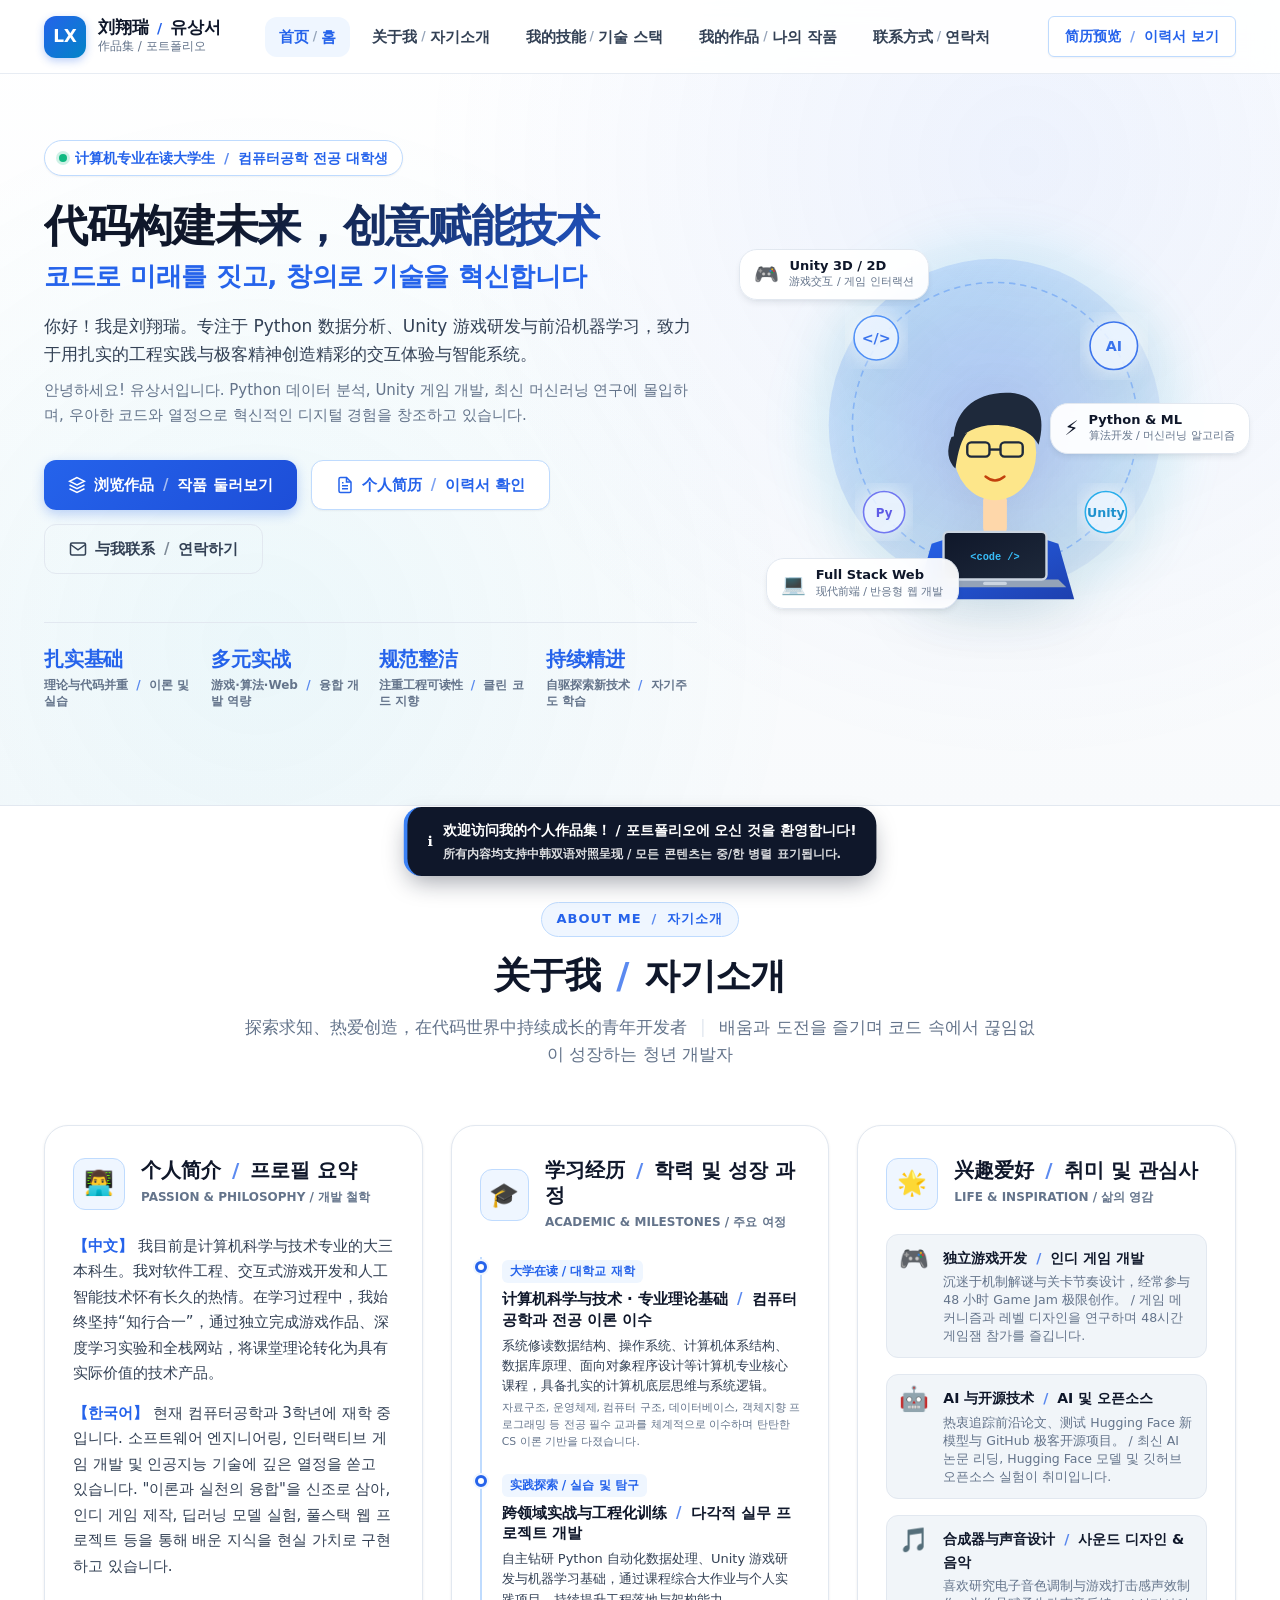
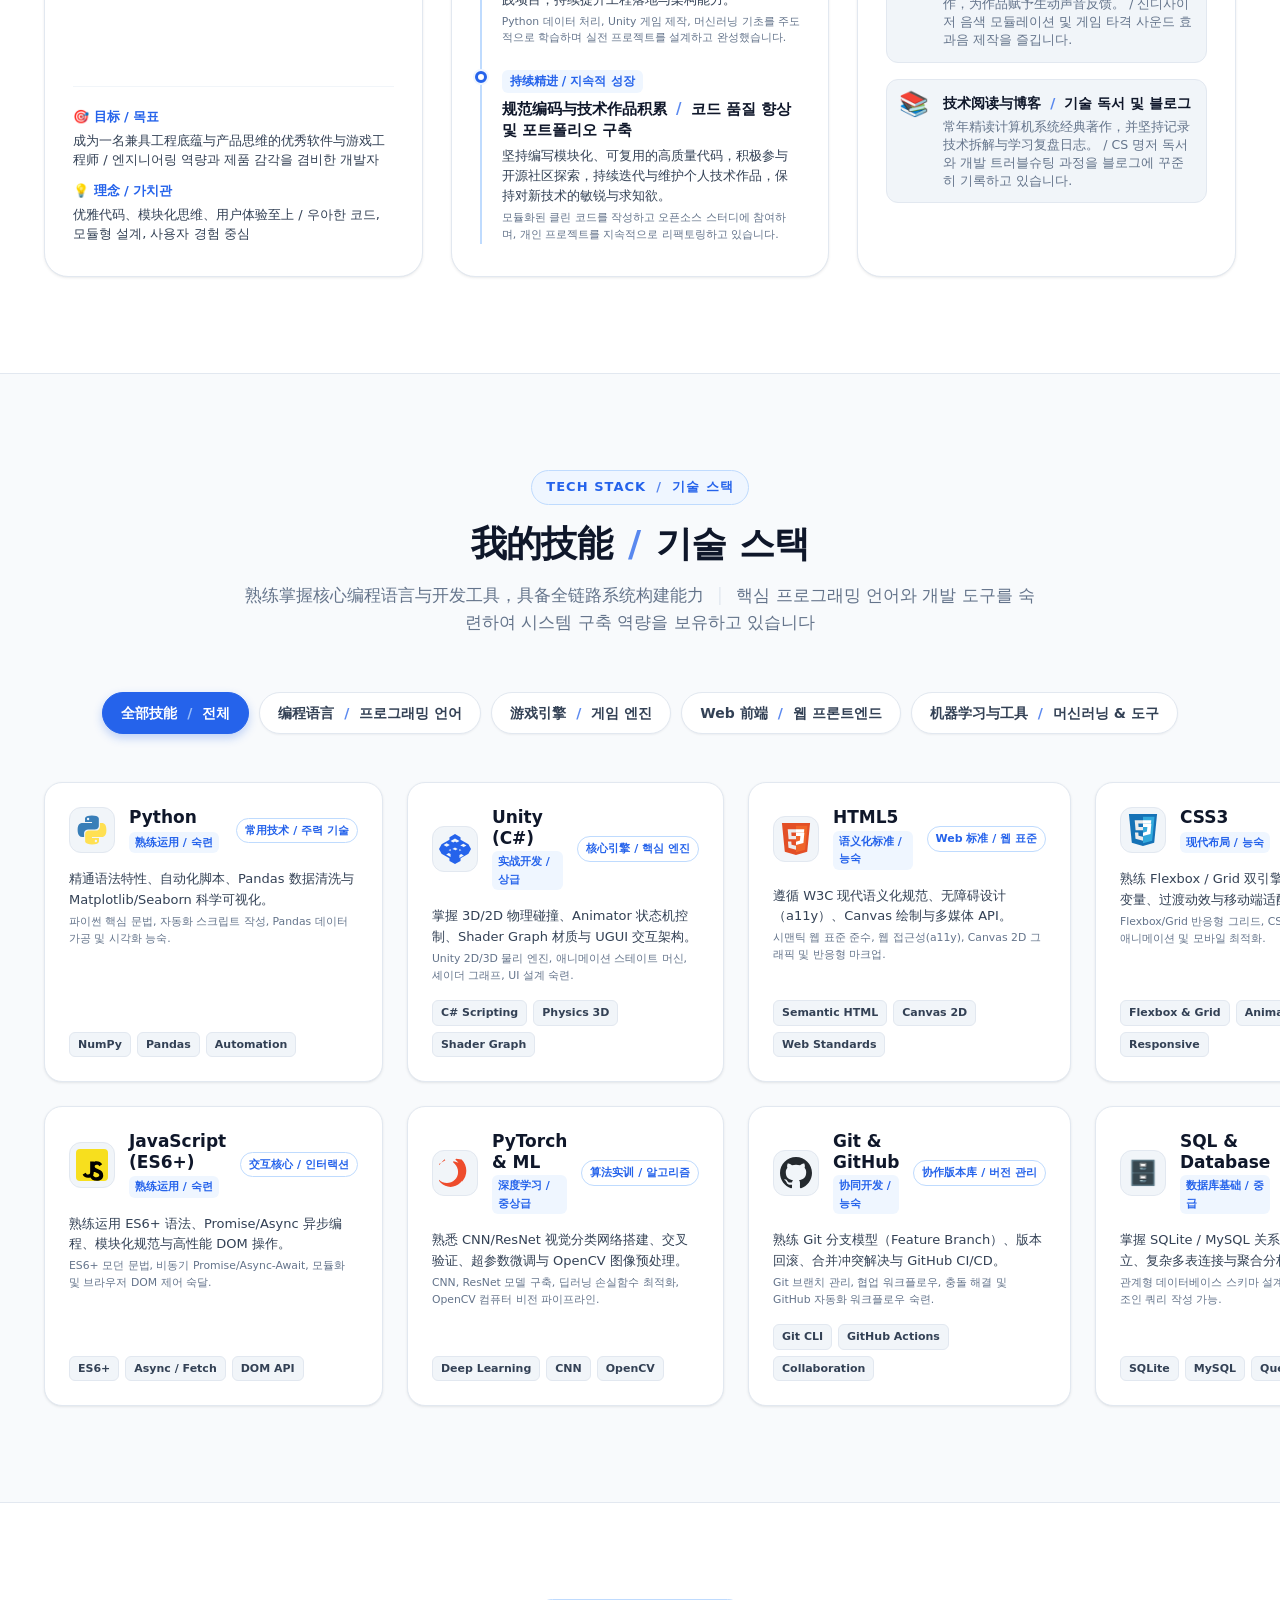
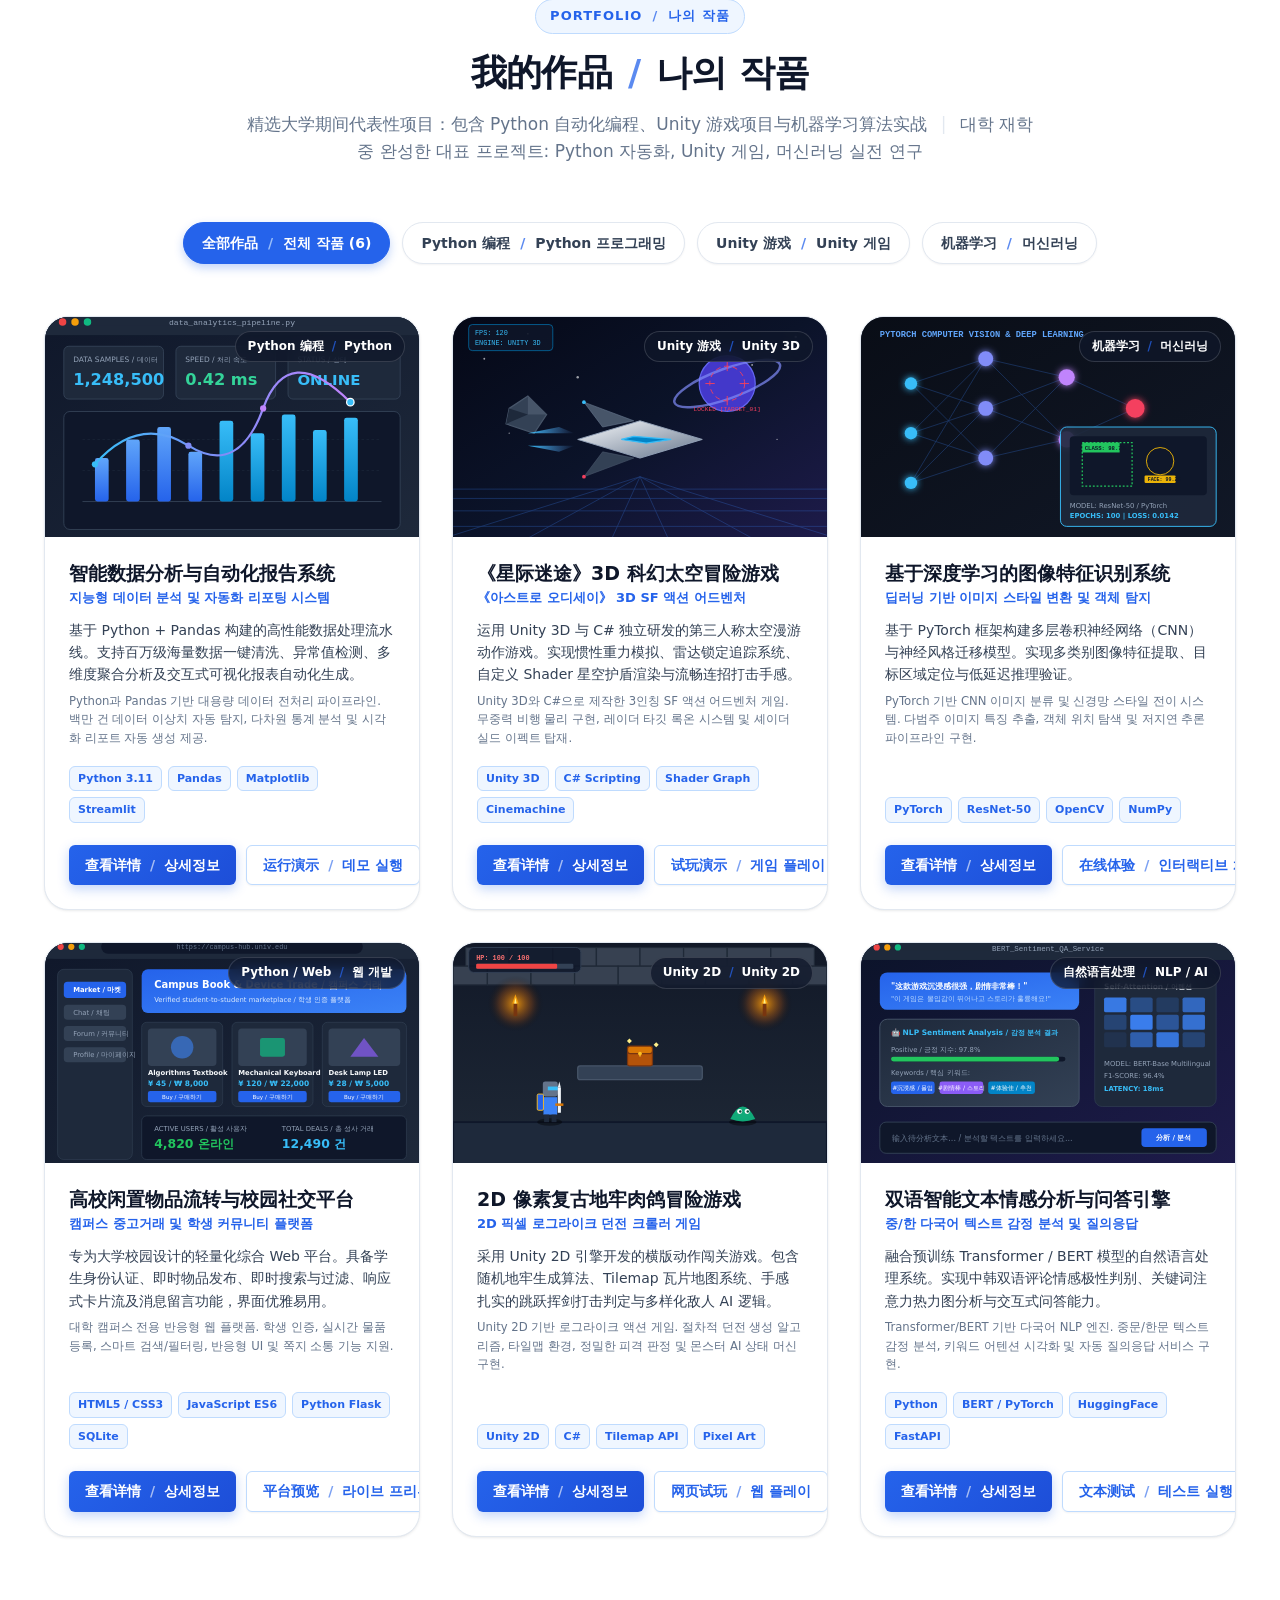
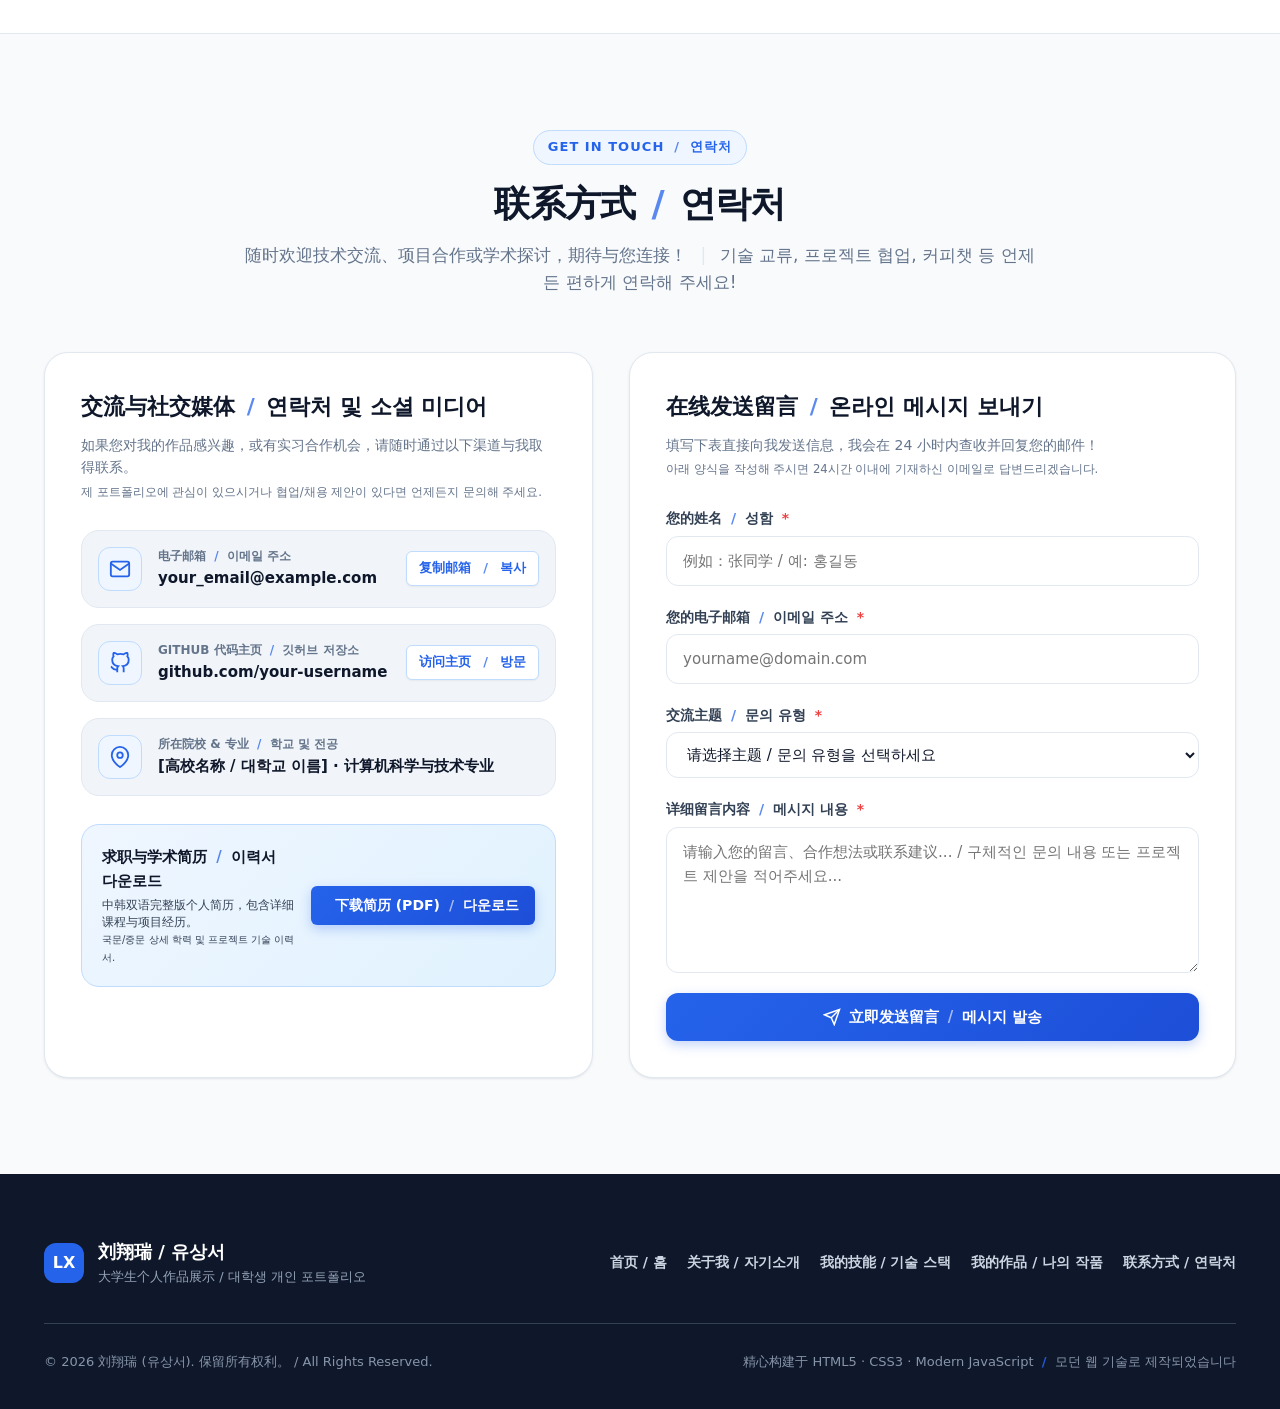
<file: MyPortfolio/index.html>
<!DOCTYPE html>
<html lang="zh-CN">
<head>
  <meta charset="UTF-8">
  <meta name="viewport" content="width=device-width, initial-scale=1.0">
  <title>刘翔瑞 / 유상서 · 个人作品集 / 개인 포트폴리오</title>
  <meta name="description" content="大学生个人作品展示网站 / 대학생 개인 포트폴리오 웹사이트 - Python, Unity, Machine Learning, Web Development">
  <link rel="stylesheet" href="css/style.css">
  <link rel="icon" type="image/svg+xml" href="assets/icons/python.svg">
</head>
<body>

  <!-- ==================== 顶部导航栏 / 상단 네비게이션 ==================== -->
  <header class="navbar" id="navbar">
    <div class="nav-container">
      <a href="#home" class="nav-brand" aria-label="Home">
        <span class="brand-avatar">LX</span>
        <div class="brand-text">
          <span class="brand-name">刘翔瑞 <span class="divider">/</span> 유상서</span>
          <span class="brand-sub">作品集 / 포트폴리오</span>
        </div>
      </a>

      <!-- 桌面端菜单 / 데스크톱 메뉴 -->
      <nav class="nav-menu" id="navMenu">
        <ul class="nav-list">
          <li class="nav-item">
            <a href="#home" class="nav-link active">
              <span class="link-zh">首页</span>
              <span class="link-sep">/</span>
              <span class="link-kr">홈</span>
            </a>
          </li>
          <li class="nav-item">
            <a href="#about" class="nav-link">
              <span class="link-zh">关于我</span>
              <span class="link-sep">/</span>
              <span class="link-kr">자기소개</span>
            </a>
          </li>
          <li class="nav-item">
            <a href="#skills" class="nav-link">
              <span class="link-zh">我的技能</span>
              <span class="link-sep">/</span>
              <span class="link-kr">기술 스택</span>
            </a>
          </li>
          <li class="nav-item">
            <a href="#projects" class="nav-link">
              <span class="link-zh">我的作品</span>
              <span class="link-sep">/</span>
              <span class="link-kr">나의 작품</span>
            </a>
          </li>
          <li class="nav-item">
            <a href="#contact" class="nav-link">
              <span class="link-zh">联系方式</span>
              <span class="link-sep">/</span>
              <span class="link-kr">연락처</span>
            </a>
          </li>
        </ul>
      </nav>

      <!-- 导航右侧按钮 / 네비게이션 우측 버튼 -->
      <div class="nav-actions">
        <button type="button" class="btn btn-outline btn-sm" id="navResumeBtn">
          <span>简历预览</span>
          <span class="btn-sep">/</span>
          <span>이력서 보기</span>
        </button>
        <button type="button" class="nav-toggle" id="navToggle" aria-label="Toggle navigation menu">
          <span class="hamburger-bar"></span>
          <span class="hamburger-bar"></span>
          <span class="hamburger-bar"></span>
        </button>
      </div>
    </div>
  </header>

  <main>
    <!-- ==================== 首页区域 / 홈 섹션 ==================== -->
    <section class="hero-section" id="home">
      <div class="container hero-container">
        <div class="hero-content">
          <div class="hero-badge">
            <span class="badge-dot"></span>
            <span class="badge-text">
              <span>计算机专业在读大学生</span>
              <span class="slash">/</span>
              <span>컴퓨터공학 전공 대학생</span>
            </span>
          </div>

          <h1 class="hero-title">
            <span class="title-zh">代码构建未来，创意赋能技术</span>
            <span class="title-kr">코드로 미래를 짓고, 창의로 기술을 혁신합니다</span>
          </h1>

          <p class="hero-desc">
            <span class="desc-zh">你好！我是刘翔瑞。专注于 Python 数据分析、Unity 游戏研发与前沿机器学习，致力于用扎实的工程实践与极客精神创造精彩的交互体验与智能系统。</span>
            <span class="desc-kr">안녕하세요! 유상서입니다. Python 데이터 분석, Unity 게임 개발, 최신 머신러닝 연구에 몰입하며, 우아한 코드와 열정으로 혁신적인 디지털 경험을 창조하고 있습니다.</span>
          </p>

          <div class="hero-buttons">
            <a href="#projects" class="btn btn-primary">
              <svg width="18" height="18" viewBox="0 0 24 24" fill="none" stroke="currentColor" stroke-width="2"><polygon points="12 2 2 7 12 12 22 7 12 2"></polygon><polyline points="2 17 12 22 22 17"></polyline><polyline points="2 12 12 17 22 12"></polyline></svg>
              <span>浏览作品</span>
              <span class="btn-sep">/</span>
              <span>작품 둘러보기</span>
            </a>
            <button type="button" class="btn btn-outline" id="heroResumeBtn">
              <svg width="18" height="18" viewBox="0 0 24 24" fill="none" stroke="currentColor" stroke-width="2"><path d="M14 2H6a2 2 0 0 0-2 2v16a2 2 0 0 0 2 2h12a2 2 0 0 0 2-2V8z"></path><polyline points="14 2 14 8 20 8"></polyline><line x1="16" y1="13" x2="8" y2="13"></line><line x1="16" y1="17" x2="8" y2="17"></line><polyline points="10 9 9 9 8 9"></polyline></svg>
              <span>个人简历</span>
              <span class="btn-sep">/</span>
              <span>이력서 확인</span>
            </button>
            <a href="#contact" class="btn btn-ghost">
              <svg width="18" height="18" viewBox="0 0 24 24" fill="none" stroke="currentColor" stroke-width="2"><path d="M4 4h16c1.1 0 2 .9 2 2v12c0 1.1-.9 2-2 2H4c-1.1 0-2-.9-2-2V6c0-1.1.9-2 2-2z"></path><polyline points="22,6 12,13 2,6"></polyline></svg>
              <span>与我联系</span>
              <span class="btn-sep">/</span>
              <span>연락하기</span>
            </a>
          </div>

          <!-- 核心能力与开发态度 / 핵심 역량 및 개발 태도 -->
          <div class="hero-stats">
            <div class="stat-card">
              <div class="stat-num">扎实基础</div>
              <div class="stat-label">
                <span>理论与代码并重</span>
                <span class="slash">/</span>
                <span>이론 및 실습</span>
              </div>
            </div>
            <div class="stat-card">
              <div class="stat-num">多元实战</div>
              <div class="stat-label">
                <span>游戏·算法·Web</span>
                <span class="slash">/</span>
                <span>융합 개발 역량</span>
              </div>
            </div>
            <div class="stat-card">
              <div class="stat-num">规范整洁</div>
              <div class="stat-label">
                <span>注重工程可读性</span>
                <span class="slash">/</span>
                <span>클린 코드 지향</span>
              </div>
            </div>
            <div class="stat-card">
              <div class="stat-num">持续精进</div>
              <div class="stat-label">
                <span>自驱探索新技术</span>
                <span class="slash">/</span>
                <span>자기주도 학습</span>
              </div>
            </div>
          </div>
        </div>

        <div class="hero-visual">
          <div class="avatar-card">
            <div class="avatar-glow"></div>
            <img src="assets/images/avatar.svg" alt="刘翔瑞头像 / 유상서 프로필" class="avatar-img" width="400" height="400">
            <div class="avatar-tags">
              <div class="float-tag tag-top">
                <span class="tag-icon">🎮</span>
                <span class="tag-text">
                  <strong>Unity 3D / 2D</strong>
                  <small>游戏交互 / 게임 인터랙션</small>
                </span>
              </div>
              <div class="float-tag tag-mid">
                <span class="tag-icon">⚡</span>
                <span class="tag-text">
                  <strong>Python &amp; ML</strong>
                  <small>算法开发 / 머신러닝 알고리즘</small>
                </span>
              </div>
              <div class="float-tag tag-bottom">
                <span class="tag-icon">💻</span>
                <span class="tag-text">
                  <strong>Full Stack Web</strong>
                  <small>现代前端 / 반응형 웹 개발</small>
                </span>
              </div>
            </div>
          </div>
        </div>
      </div>
    </section>

    <!-- ==================== 关于我 / 자기소개 ==================== -->
    <section class="section about-section" id="about">
      <div class="container">
        <div class="section-header">
          <span class="section-tag">
            <span>ABOUT ME</span>
            <span class="slash">/</span>
            <span>자기소개</span>
          </span>
          <h2 class="section-title">
            <span>关于我</span>
            <span class="slash">/</span>
            <span>자기소개</span>
          </h2>
          <p class="section-subtitle">
            <span>探索求知、热爱创造，在代码世界中持续成长的青年开发者</span>
            <span class="sub-sep">|</span>
            <span>배움과 도전을 즐기며 코드 속에서 끊임없이 성장하는 청년 개발자</span>
          </p>
        </div>

        <div class="about-grid">
          <!-- 个人简介卡片 / 프로필 카드 -->
          <div class="about-card profile-bio-card">
            <div class="card-icon-header">
              <span class="icon-box">👨‍💻</span>
              <div class="icon-title">
                <h3>
                  <span>个人简介</span>
                  <span class="slash">/</span>
                  <span>프로필 요약</span>
                </h3>
                <span class="card-tagline">Passion &amp; Philosophy / 개발 철학</span>
              </div>
            </div>
            <div class="card-body-text">
              <p>
                <strong class="text-primary">【中文】</strong>
                我目前是计算机科学与技术专业的大三本科生。我对软件工程、交互式游戏开发和人工智能技术怀有长久的热情。在学习过程中，我始终坚持“知行合一”，通过独立完成游戏作品、深度学习实验和全栈网站，将课堂理论转化为具有实际价值的技术产品。
              </p>
              <p>
                <strong class="text-primary">【한국어】</strong>
                현재 컴퓨터공학과 3학년에 재학 중입니다. 소프트웨어 엔지니어링, 인터랙티브 게임 개발 및 인공지능 기술에 깊은 열정을 쏟고 있습니다. "이론과 실천의 융합"을 신조로 삼아, 인디 게임 제작, 딥러닝 모델 실험, 풀스택 웹 프로젝트 등을 통해 배운 지식을 현실 가치로 구현하고 있습니다.
              </p>
            </div>
            <div class="personal-highlights">
              <div class="highlight-item">
                <span class="hl-badge">🎯 目标 / 목표</span>
                <span class="hl-desc">成为一名兼具工程底蕴与产品思维的优秀软件与游戏工程师 / 엔지니어링 역량과 제품 감각을 겸비한 개발자</span>
              </div>
              <div class="highlight-item">
                <span class="hl-badge">💡 理念 / 가치관</span>
                <span class="hl-desc">优雅代码、模块化思维、用户体验至上 / 우아한 코드, 모듈형 설계, 사용자 경험 중심</span>
              </div>
            </div>
          </div>

          <!-- 学习经历卡片 / 학력 및 이력 -->
          <div class="about-card education-card">
            <div class="card-icon-header">
              <span class="icon-box">🎓</span>
              <div class="icon-title">
                <h3>
                  <span>学习经历</span>
                  <span class="slash">/</span>
                  <span>학력 및 성장 과정</span>
                </h3>
                <span class="card-tagline">Academic &amp; Milestones / 주요 여정</span>
              </div>
            </div>
            <div class="timeline">
              <div class="timeline-item">
                <div class="timeline-dot"></div>
                <div class="timeline-content">
                  <span class="timeline-time">大学在读 / 대학교 재학</span>
                  <h4 class="timeline-title">
                    <span>计算机科学与技术 · 专业理论基础</span>
                    <span class="slash">/</span>
                    <span>컴퓨터공학과 전공 이론 이수</span>
                  </h4>
                  <p class="timeline-desc">
                    系统修读数据结构、操作系统、计算机体系结构、数据库原理、面向对象程序设计等计算机专业核心课程，具备扎实的计算机底层思维与系统逻辑。
                    <br>
                    <small>자료구조, 운영체제, 컴퓨터 구조, 데이터베이스, 객체지향 프로그래밍 등 전공 필수 교과를 체계적으로 이수하며 탄탄한 CS 이론 기반을 다졌습니다.</small>
                  </p>
                </div>
              </div>

              <div class="timeline-item">
                <div class="timeline-dot"></div>
                <div class="timeline-content">
                  <span class="timeline-time">实践探索 / 실습 및 탐구</span>
                  <h4 class="timeline-title">
                    <span>跨领域实战与工程化训练</span>
                    <span class="slash">/</span>
                    <span>다각적 실무 프로젝트 개발</span>
                  </h4>
                  <p class="timeline-desc">
                    自主钻研 Python 自动化数据处理、Unity 游戏研发与机器学习基础，通过课程综合大作业与个人实践项目，持续提升工程落地与架构能力。
                    <br>
                    <small>Python 데이터 처리, Unity 게임 제작, 머신러닝 기초를 주도적으로 학습하며 실전 프로젝트를 설계하고 완성했습니다.</small>
                  </p>
                </div>
              </div>

              <div class="timeline-item">
                <div class="timeline-dot"></div>
                <div class="timeline-content">
                  <span class="timeline-time">持续精进 / 지속적 성장</span>
                  <h4 class="timeline-title">
                    <span>规范编码与技术作品积累</span>
                    <span class="slash">/</span>
                    <span>코드 품질 향상 및 포트폴리오 구축</span>
                  </h4>
                  <p class="timeline-desc">
                    坚持编写模块化、可复用的高质量代码，积极参与开源社区探索，持续迭代与维护个人技术作品，保持对新技术的敏锐与求知欲。
                    <br>
                    <small>모듈화된 클린 코드를 작성하고 오픈소스 스터디에 참여하며, 개인 프로젝트를 지속적으로 리팩토링하고 있습니다.</small>
                  </p>
                </div>
              </div>
            </div>
          </div>

          <!-- 兴趣爱好卡片 / 취미 및 관심사 -->
          <div class="about-card hobbies-card">
            <div class="card-icon-header">
              <span class="icon-box">🌟</span>
              <div class="icon-title">
                <h3>
                  <span>兴趣爱好</span>
                  <span class="slash">/</span>
                  <span>취미 및 관심사</span>
                </h3>
                <span class="card-tagline">Life &amp; Inspiration / 삶의 영감</span>
              </div>
            </div>
            <div class="hobbies-grid">
              <div class="hobby-item">
                <div class="hobby-icon">🎮</div>
                <div class="hobby-text">
                  <h4>
                    <span>独立游戏开发</span>
                    <span class="slash">/</span>
                    <span>인디 게임 개발</span>
                  </h4>
                  <p>沉迷于机制解谜与关卡节奏设计，经常参与 48 小时 Game Jam 极限创作。 / 게임 메커니즘과 레벨 디자인을 연구하며 48시간 게임잼 참가를 즐깁니다.</p>
                </div>
              </div>

              <div class="hobby-item">
                <div class="hobby-icon">🤖</div>
                <div class="hobby-text">
                  <h4>
                    <span>AI 与开源技术</span>
                    <span class="slash">/</span>
                    <span>AI 및 오픈소스</span>
                  </h4>
                  <p>热衷追踪前沿论文、测试 Hugging Face 新模型与 GitHub 极客开源项目。 / 최신 AI 논문 리딩, Hugging Face 모델 및 깃허브 오픈소스 실험이 취미입니다.</p>
                </div>
              </div>

              <div class="hobby-item">
                <div class="hobby-icon">🎵</div>
                <div class="hobby-text">
                  <h4>
                    <span>合成器与声音设计</span>
                    <span class="slash">/</span>
                    <span>사운드 디자인 &amp; 음악</span>
                  </h4>
                  <p>喜欢研究电子音色调制与游戏打击感声效制作，为作品赋予生动声音反馈。 / 신디사이저 음색 모듈레이션 및 게임 타격 사운드 효과음 제작을 즐깁니다.</p>
                </div>
              </div>

              <div class="hobby-item">
                <div class="hobby-icon">📚</div>
                <div class="hobby-text">
                  <h4>
                    <span>技术阅读与博客</span>
                    <span class="slash">/</span>
                    <span>기술 독서 및 블로그</span>
                  </h4>
                  <p>常年精读计算机系统经典著作，并坚持记录技术拆解与学习复盘日志。 / CS 명저 독서와 개발 트러블슈팅 과정을 블로그에 꾸준히 기록하고 있습니다.</p>
                </div>
              </div>
            </div>
          </div>
        </div>
      </div>
    </section>

    <!-- ==================== 我的技能 / 기술 스택 ==================== -->
    <section class="section skills-section" id="skills">
      <div class="container">
        <div class="section-header">
          <span class="section-tag">
            <span>TECH STACK</span>
            <span class="slash">/</span>
            <span>기술 스택</span>
          </span>
          <h2 class="section-title">
            <span>我的技能</span>
            <span class="slash">/</span>
            <span>기술 스택</span>
          </h2>
          <p class="section-subtitle">
            <span>熟练掌握核心编程语言与开发工具，具备全链路系统构建能力</span>
            <span class="sub-sep">|</span>
            <span>핵심 프로그래밍 언어와 개발 도구를 숙련하여 시스템 구축 역량을 보유하고 있습니다</span>
          </p>
        </div>

        <!-- 技能分类筛选标签 / 카테고리 필터 -->
        <div class="skills-filter" id="skillsFilter">
          <button type="button" class="filter-btn active" data-filter="all">
            <span>全部技能</span>
            <span class="slash">/</span>
            <span>전체</span>
          </button>
          <button type="button" class="filter-btn" data-filter="programming">
            <span>编程语言</span>
            <span class="slash">/</span>
            <span>프로그래밍 언어</span>
          </button>
          <button type="button" class="filter-btn" data-filter="game">
            <span>游戏引擎</span>
            <span class="slash">/</span>
            <span>게임 엔진</span>
          </button>
          <button type="button" class="filter-btn" data-filter="web">
            <span>Web 前端</span>
            <span class="slash">/</span>
            <span>웹 프론트엔드</span>
          </button>
          <button type="button" class="filter-btn" data-filter="ai">
            <span>机器学习与工具</span>
            <span class="slash">/</span>
            <span>머신러닝 &amp; 도구</span>
          </button>
        </div>

        <!-- 技能卡片列表 / 기술 카드 그리드 -->
        <div class="skills-grid" id="skillsGrid">

          <!-- 1. Python -->
          <div class="skill-card" data-category="programming ai">
            <div class="skill-card-top">
              <div class="skill-icon-wrap">
                <img src="assets/icons/python.svg" alt="Python" class="skill-icon">
              </div>
              <div class="skill-meta">
                <h3 class="skill-name">Python</h3>
                <span class="skill-badge">熟练运用 / 숙련</span>
              </div>
              <span class="skill-status-tag">常用技术 / 주력 기술</span>
            </div>
            <p class="skill-summary">
              <span>精通语法特性、自动化脚本、Pandas 数据清洗与 Matplotlib/Seaborn 科学可视化。</span>
              <br>
              <small>파이썬 핵심 문법, 자동화 스크립트 작성, Pandas 데이터 가공 및 시각화 능숙.</small>
            </p>
            <div class="skill-tags">
              <span class="tag">NumPy</span>
              <span class="tag">Pandas</span>
              <span class="tag">Automation</span>
            </div>
          </div>

          <!-- 2. Unity -->
          <div class="skill-card" data-category="game programming">
            <div class="skill-card-top">
              <div class="skill-icon-wrap">
                <img src="assets/icons/unity.svg" alt="Unity" class="skill-icon">
              </div>
              <div class="skill-meta">
                <h3 class="skill-name">Unity (C#)</h3>
                <span class="skill-badge">实战开发 / 상급</span>
              </div>
              <span class="skill-status-tag">核心引擎 / 핵심 엔진</span>
            </div>
            <p class="skill-summary">
              <span>掌握 3D/2D 物理碰撞、Animator 状态机控制、Shader Graph 材质与 UGUI 交互架构。</span>
              <br>
              <small>Unity 2D/3D 물리 엔진, 애니메이션 스테이트 머신, 셰이더 그래프, UI 설계 숙련.</small>
            </p>
            <div class="skill-tags">
              <span class="tag">C# Scripting</span>
              <span class="tag">Physics 3D</span>
              <span class="tag">Shader Graph</span>
            </div>
          </div>

          <!-- 3. HTML5 -->
          <div class="skill-card" data-category="web">
            <div class="skill-card-top">
              <div class="skill-icon-wrap">
                <img src="assets/icons/html5.svg" alt="HTML5" class="skill-icon">
              </div>
              <div class="skill-meta">
                <h3 class="skill-name">HTML5</h3>
                <span class="skill-badge">语义化标准 / 능숙</span>
              </div>
              <span class="skill-status-tag">Web 标准 / 웹 표준</span>
            </div>
            <p class="skill-summary">
              <span>遵循 W3C 现代语义化规范、无障碍设计（a11y）、Canvas 绘制与多媒体 API。</span>
              <br>
              <small>시맨틱 웹 표준 준수, 웹 접근성(a11y), Canvas 2D 그래픽 및 반응형 마크업.</small>
            </p>
            <div class="skill-tags">
              <span class="tag">Semantic HTML</span>
              <span class="tag">Canvas 2D</span>
              <span class="tag">Web Standards</span>
            </div>
          </div>

          <!-- 4. CSS3 -->
          <div class="skill-card" data-category="web">
            <div class="skill-card-top">
              <div class="skill-icon-wrap">
                <img src="assets/icons/css3.svg" alt="CSS3" class="skill-icon">
              </div>
              <div class="skill-meta">
                <h3 class="skill-name">CSS3</h3>
                <span class="skill-badge">现代布局 / 능숙</span>
              </div>
              <span class="skill-status-tag">响应式设计 / 반응형</span>
            </div>
            <p class="skill-summary">
              <span>熟练 Flexbox / Grid 双引擎响应式排版、CSS 变量、过渡动效与移动端适配。</span>
              <br>
              <small>Flexbox/Grid 반응형 그리드, CSS Variables, 부드러운 애니메이션 및 모바일 최적화.</small>
            </p>
            <div class="skill-tags">
              <span class="tag">Flexbox &amp; Grid</span>
              <span class="tag">Animations</span>
              <span class="tag">Responsive</span>
            </div>
          </div>

          <!-- 5. JavaScript -->
          <div class="skill-card" data-category="web programming">
            <div class="skill-card-top">
              <div class="skill-icon-wrap">
                <img src="assets/icons/javascript.svg" alt="JavaScript" class="skill-icon">
              </div>
              <div class="skill-meta">
                <h3 class="skill-name">JavaScript (ES6+)</h3>
                <span class="skill-badge">熟练运用 / 숙련</span>
              </div>
              <span class="skill-status-tag">交互核心 / 인터랙션</span>
            </div>
            <p class="skill-summary">
              <span>熟练运用 ES6+ 语法、Promise/Async 异步编程、模块化规范与高性能 DOM 操作。</span>
              <br>
              <small>ES6+ 모던 문법, 비동기 Promise/Async-Await, 모듈화 및 브라우저 DOM 제어 숙달.</small>
            </p>
            <div class="skill-tags">
              <span class="tag">ES6+</span>
              <span class="tag">Async / Fetch</span>
              <span class="tag">DOM API</span>
            </div>
          </div>

          <!-- 6. PyTorch & ML -->
          <div class="skill-card" data-category="ai">
            <div class="skill-card-top">
              <div class="skill-icon-wrap">
                <img src="assets/icons/pytorch.svg" alt="PyTorch" class="skill-icon">
              </div>
              <div class="skill-meta">
                <h3 class="skill-name">PyTorch &amp; ML</h3>
                <span class="skill-badge">深度学习 / 중상급</span>
              </div>
              <span class="skill-status-tag">算法实训 / 알고리즘</span>
            </div>
            <p class="skill-summary">
              <span>熟悉 CNN/ResNet 视觉分类网络搭建、交叉验证、超参数微调与 OpenCV 图像预处理。</span>
              <br>
              <small>CNN, ResNet 모델 구축, 딥러닝 손실함수 최적화, OpenCV 컴퓨터 비전 파이프라인.</small>
            </p>
            <div class="skill-tags">
              <span class="tag">Deep Learning</span>
              <span class="tag">CNN</span>
              <span class="tag">OpenCV</span>
            </div>
          </div>

          <!-- 7. Git & Version Control -->
          <div class="skill-card" data-category="ai programming">
            <div class="skill-card-top">
              <div class="skill-icon-wrap">
                <img src="assets/icons/github.svg" alt="Git &amp; GitHub" class="skill-icon">
              </div>
              <div class="skill-meta">
                <h3 class="skill-name">Git &amp; GitHub</h3>
                <span class="skill-badge">协同开发 / 능숙</span>
              </div>
              <span class="skill-status-tag">协作版本库 / 버전 관리</span>
            </div>
            <p class="skill-summary">
              <span>熟练 Git 分支模型（Feature Branch）、版本回滚、合并冲突解决与 GitHub CI/CD。</span>
              <br>
              <small>Git 브랜치 관리, 협업 워크플로우, 충돌 해결 및 GitHub 자동화 워크플로우 숙련.</small>
            </p>
            <div class="skill-tags">
              <span class="tag">Git CLI</span>
              <span class="tag">GitHub Actions</span>
              <span class="tag">Collaboration</span>
            </div>
          </div>

          <!-- 8. SQL & Data Storage -->
          <div class="skill-card" data-category="programming ai">
            <div class="skill-card-top">
              <div class="skill-icon-wrap">
                <span class="skill-text-icon">🗄️</span>
              </div>
              <div class="skill-meta">
                <h3 class="skill-name">SQL &amp; Database</h3>
                <span class="skill-badge">数据库基础 / 중급</span>
              </div>
              <span class="skill-status-tag">数据存储 / DB 기초</span>
            </div>
            <p class="skill-summary">
              <span>掌握 SQLite / MySQL 关系型模式设计、索引建立、复杂多表连接与聚合分析查询。</span>
              <br>
              <small>관계형 데이터베이스 스키마 설계, 인덱스 최적화 및 복합 조인 쿼리 작성 가능.</small>
            </p>
            <div class="skill-tags">
              <span class="tag">SQLite</span>
              <span class="tag">MySQL</span>
              <span class="tag">Query Tuning</span>
            </div>
          </div>

        </div>
      </div>
    </section>

    <!-- ==================== 我的作品 / 나의 작품 ==================== -->
    <section class="section projects-section" id="projects">
      <div class="container">
        <div class="section-header">
          <span class="section-tag">
            <span>PORTFOLIO</span>
            <span class="slash">/</span>
            <span>나의 작품</span>
          </span>
          <h2 class="section-title">
            <span>我的作品</span>
            <span class="slash">/</span>
            <span>나의 작품</span>
          </h2>
          <p class="section-subtitle">
            <span>精选大学期间代表性项目：包含 Python 自动化编程、Unity 游戏项目与机器学习算法实战</span>
            <span class="sub-sep">|</span>
            <span>대학 재학 중 완성한 대표 프로젝트: Python 자동화, Unity 게임, 머신러닝 실전 연구</span>
          </p>
        </div>

        <!-- 作品分类筛选 / 프로젝트 필터 탭 -->
        <div class="projects-filter" id="projectsFilter">
          <button type="button" class="filter-btn active" data-filter="all">
            <span>全部作品</span>
            <span class="slash">/</span>
            <span>전체 작품 (6)</span>
          </button>
          <button type="button" class="filter-btn" data-filter="python">
            <span>Python 编程</span>
            <span class="slash">/</span>
            <span>Python 프로그래밍</span>
          </button>
          <button type="button" class="filter-btn" data-filter="unity">
            <span>Unity 游戏</span>
            <span class="slash">/</span>
            <span>Unity 게임</span>
          </button>
          <button type="button" class="filter-btn" data-filter="ml">
            <span>机器学习</span>
            <span class="slash">/</span>
            <span>머신러닝</span>
          </button>
        </div>

        <!-- 作品卡片网格 / 프로젝트 카드 그리드 -->
        <div class="projects-grid" id="projectsGrid">

          <!-- 项目 1: Python 数据分析与自动化系统 -->
          <div class="project-card" data-category="python" data-project="1">
            <div class="project-media">
              <img src="assets/images/project-python.svg" alt="Python 数据分析系统 / 파이썬 데이터 분석 시스템" class="project-img">
              <div class="project-category-badge">
                <span>Python 编程</span>
                <span class="slash">/</span>
                <span>Python</span>
              </div>
            </div>
            <div class="project-content">
              <h3 class="project-title">
                <span class="title-main">智能数据分析与自动化报告系统</span>
                <span class="title-sub">지능형 데이터 분석 및 자동화 리포팅 시스템</span>
              </h3>
              <p class="project-desc">
                <span>基于 Python + Pandas 构建的高性能数据处理流水线。支持百万级海量数据一键清洗、异常值检测、多维度聚合分析及交互式可视化报表自动化生成。</span>
                <br>
                <small>Python과 Pandas 기반 대용량 데이터 전처리 파이프라인. 백만 건 데이터 이상치 자동 탐지, 다차원 통계 분석 및 시각화 리포트 자동 생성 제공.</small>
              </p>
              <div class="project-stack">
                <span class="stack-tag">Python 3.11</span>
                <span class="stack-tag">Pandas</span>
                <span class="stack-tag">Matplotlib</span>
                <span class="stack-tag">Streamlit</span>
              </div>
              <div class="project-actions">
                <button type="button" class="btn btn-primary btn-sm btn-view-detail" data-id="1">
                  <span>查看详情</span>
                  <span class="btn-sep">/</span>
                  <span>상세정보</span>
                </button>
                <button type="button" class="btn btn-outline btn-sm btn-open-demo" data-id="1">
                  <span>运行演示</span>
                  <span class="btn-sep">/</span>
                  <span>데모 실행</span>
                </button>
              </div>
            </div>
          </div>

          <!-- 项目 2: Unity 3D 科幻动作冒险游戏 -->
          <div class="project-card" data-category="unity" data-project="2">
            <div class="project-media">
              <img src="assets/images/project-unity.svg" alt="Unity 3D 科幻游戏 / Unity 3D SF 어드벤처" class="project-img">
              <div class="project-category-badge">
                <span>Unity 游戏</span>
                <span class="slash">/</span>
                <span>Unity 3D</span>
              </div>
            </div>
            <div class="project-content">
              <h3 class="project-title">
                <span class="title-main">《星际迷途》3D 科幻太空冒险游戏</span>
                <span class="title-sub">《아스트로 오디세이》 3D SF 액션 어드벤처</span>
              </h3>
              <p class="project-desc">
                <span>运用 Unity 3D 与 C# 独立研发的第三人称太空漫游动作游戏。实现惯性重力模拟、雷达锁定追踪系统、自定义 Shader 星空护盾渲染与流畅连招打击手感。</span>
                <br>
                <small>Unity 3D와 C#으로 제작한 3인칭 SF 액션 어드벤처 게임. 무중력 비행 물리 구현, 레이더 타깃 록온 시스템 및 셰이더 실드 이펙트 탑재.</small>
              </p>
              <div class="project-stack">
                <span class="stack-tag">Unity 3D</span>
                <span class="stack-tag">C# Scripting</span>
                <span class="stack-tag">Shader Graph</span>
                <span class="stack-tag">Cinemachine</span>
              </div>
              <div class="project-actions">
                <button type="button" class="btn btn-primary btn-sm btn-view-detail" data-id="2">
                  <span>查看详情</span>
                  <span class="btn-sep">/</span>
                  <span>상세정보</span>
                </button>
                <button type="button" class="btn btn-outline btn-sm btn-open-demo" data-id="2">
                  <span>试玩演示</span>
                  <span class="btn-sep">/</span>
                  <span>게임 플레이</span>
                </button>
              </div>
            </div>
          </div>

          <!-- 项目 3: PyTorch 图像识别与风格迁移 -->
          <div class="project-card" data-category="ml" data-project="3">
            <div class="project-media">
              <img src="assets/images/project-ml.svg" alt="PyTorch 深度学习 / 딥러닝 컴퓨터 비전" class="project-img">
              <div class="project-category-badge">
                <span>机器学习</span>
                <span class="slash">/</span>
                <span>머신러닝</span>
              </div>
            </div>
            <div class="project-content">
              <h3 class="project-title">
                <span class="title-main">基于深度学习的图像特征识别系统</span>
                <span class="title-sub">딥러닝 기반 이미지 스타일 변환 및 객체 탐지</span>
              </h3>
              <p class="project-desc">
                <span>基于 PyTorch 框架构建多层卷积神经网络（CNN）与神经风格迁移模型。实现多类别图像特征提取、目标区域定位与低延迟推理验证。</span>
                <br>
                <small>PyTorch 기반 CNN 이미지 분류 및 신경망 스타일 전이 시스템. 다범주 이미지 특징 추출, 객체 위치 탐색 및 저지연 추론 파이프라인 구현.</small>
              </p>
              <div class="project-stack">
                <span class="stack-tag">PyTorch</span>
                <span class="stack-tag">ResNet-50</span>
                <span class="stack-tag">OpenCV</span>
                <span class="stack-tag">NumPy</span>
              </div>
              <div class="project-actions">
                <button type="button" class="btn btn-primary btn-sm btn-view-detail" data-id="3">
                  <span>查看详情</span>
                  <span class="btn-sep">/</span>
                  <span>상세정보</span>
                </button>
                <button type="button" class="btn btn-outline btn-sm btn-open-demo" data-id="3">
                  <span>在线体验</span>
                  <span class="btn-sep">/</span>
                  <span>인터랙티브 체험</span>
                </button>
              </div>
            </div>
          </div>

          <!-- 项目 4: 高校二手物资与社交 Web 平台 -->
          <div class="project-card" data-category="python" data-project="4">
            <div class="project-media">
              <img src="assets/images/project-web.svg" alt="高校二手交易平台 / 캠퍼스 거래 웹앱" class="project-img">
              <div class="project-category-badge">
                <span>Python / Web</span>
                <span class="slash">/</span>
                <span>웹 개발</span>
              </div>
            </div>
            <div class="project-content">
              <h3 class="project-title">
                <span class="title-main">高校闲置物品流转与校园社交平台</span>
                <span class="title-sub">캠퍼스 중고거래 및 학생 커뮤니티 플랫폼</span>
              </h3>
              <p class="project-desc">
                <span>专为大学校园设计的轻量化综合 Web 平台。具备学生身份认证、即时物品发布、即时搜索与过滤、响应式卡片流及消息留言功能，界面优雅易用。</span>
                <br>
                <small>대학 캠퍼스 전용 반응형 웹 플랫폼. 학생 인증, 실시간 물품 등록, 스마트 검색/필터링, 반응형 UI 및 쪽지 소통 기능 지원.</small>
              </p>
              <div class="project-stack">
                <span class="stack-tag">HTML5 / CSS3</span>
                <span class="stack-tag">JavaScript ES6</span>
                <span class="stack-tag">Python Flask</span>
                <span class="stack-tag">SQLite</span>
              </div>
              <div class="project-actions">
                <button type="button" class="btn btn-primary btn-sm btn-view-detail" data-id="4">
                  <span>查看详情</span>
                  <span class="btn-sep">/</span>
                  <span>상세정보</span>
                </button>
                <button type="button" class="btn btn-outline btn-sm btn-open-demo" data-id="4">
                  <span>平台预览</span>
                  <span class="btn-sep">/</span>
                  <span>라이브 프리뷰</span>
                </button>
              </div>
            </div>
          </div>

          <!-- 项目 5: Unity 2D 像素风地牢闯关游戏 -->
          <div class="project-card" data-category="unity" data-project="5">
            <div class="project-media">
              <img src="assets/images/project-unity2d.svg" alt="Unity 2D 像素地牢 / Unity 2D 픽셀 던전" class="project-img">
              <div class="project-category-badge">
                <span>Unity 2D</span>
                <span class="slash">/</span>
                <span>Unity 2D</span>
              </div>
            </div>
            <div class="project-content">
              <h3 class="project-title">
                <span class="title-main">2D 像素复古地牢肉鸽冒险游戏</span>
                <span class="title-sub">2D 픽셀 로그라이크 던전 크롤러 게임</span>
              </h3>
              <p class="project-desc">
                <span>采用 Unity 2D 引擎开发的横版动作闯关游戏。包含随机地牢生成算法、Tilemap 瓦片地图系统、手感扎实的跳跃挥剑打击判定与多样化敌人 AI 逻辑。</span>
                <br>
                <small>Unity 2D 기반 로그라이크 액션 게임. 절차적 던전 생성 알고리즘, 타일맵 환경, 정밀한 피격 판정 및 몬스터 AI 상태 머신 구현.</small>
              </p>
              <div class="project-stack">
                <span class="stack-tag">Unity 2D</span>
                <span class="stack-tag">C#</span>
                <span class="stack-tag">Tilemap API</span>
                <span class="stack-tag">Pixel Art</span>
              </div>
              <div class="project-actions">
                <button type="button" class="btn btn-primary btn-sm btn-view-detail" data-id="5">
                  <span>查看详情</span>
                  <span class="btn-sep">/</span>
                  <span>상세정보</span>
                </button>
                <button type="button" class="btn btn-outline btn-sm btn-open-demo" data-id="5">
                  <span>网页试玩</span>
                  <span class="btn-sep">/</span>
                  <span>웹 플레이</span>
                </button>
              </div>
            </div>
          </div>

          <!-- 项目 6: NLP 文本情感分析与问答系统 -->
          <div class="project-card" data-category="ml" data-project="6">
            <div class="project-media">
              <img src="assets/images/project-nlp.svg" alt="NLP 文本分析 / 자연어 감정분석 엔진" class="project-img">
              <div class="project-category-badge">
                <span>自然语言处理</span>
                <span class="slash">/</span>
                <span>NLP / AI</span>
              </div>
            </div>
            <div class="project-content">
              <h3 class="project-title">
                <span class="title-main">双语智能文本情感分析与问答引擎</span>
                <span class="title-sub">중/한 다국어 텍스트 감정 분석 및 질의응답</span>
              </h3>
              <p class="project-desc">
                <span>融合预训练 Transformer / BERT 模型的自然语言处理系统。实现中韩双语评论情感极性判别、关键词注意力热力图分析与交互式问答能力。</span>
                <br>
                <small>Transformer/BERT 기반 다국어 NLP 엔진. 중문/한문 텍스트 감정 분석, 키워드 어텐션 시각화 및 자동 질의응답 서비스 구현.</small>
              </p>
              <div class="project-stack">
                <span class="stack-tag">Python</span>
                <span class="stack-tag">BERT / PyTorch</span>
                <span class="stack-tag">HuggingFace</span>
                <span class="stack-tag">FastAPI</span>
              </div>
              <div class="project-actions">
                <button type="button" class="btn btn-primary btn-sm btn-view-detail" data-id="6">
                  <span>查看详情</span>
                  <span class="btn-sep">/</span>
                  <span>상세정보</span>
                </button>
                <button type="button" class="btn btn-outline btn-sm btn-open-demo" data-id="6">
                  <span>文本测试</span>
                  <span class="btn-sep">/</span>
                  <span>테스트 실행</span>
                </button>
              </div>
            </div>
          </div>

        </div>
      </div>
    </section>

    <!-- ==================== 联系方式 / 연락처 ==================== -->
    <section class="section contact-section" id="contact">
      <div class="container">
        <div class="section-header">
          <span class="section-tag">
            <span>GET IN TOUCH</span>
            <span class="slash">/</span>
            <span>연락처</span>
          </span>
          <h2 class="section-title">
            <span>联系方式</span>
            <span class="slash">/</span>
            <span>연락처</span>
          </h2>
          <p class="section-subtitle">
            <span>随时欢迎技术交流、项目合作或学术探讨，期待与您连接！</span>
            <span class="sub-sep">|</span>
            <span>기술 교류, 프로젝트 협업, 커피챗 등 언제든 편하게 연락해 주세요!</span>
          </p>
        </div>

        <div class="contact-grid">
          <!-- 联系信息卡片 / 연락 정보 카드 -->
          <div class="contact-info-card">
            <div class="contact-card-header">
              <h3 class="info-title">
                <span>交流与社交媒体</span>
                <span class="slash">/</span>
                <span>연락처 및 소셜 미디어</span>
              </h3>
              <p class="info-sub">
                <span>如果您对我的作品感兴趣，或有实习合作机会，请随时通过以下渠道与我取得联系。</span>
                <br>
                <small>제 포트폴리오에 관심이 있으시거나 협업/채용 제안이 있다면 언제든지 문의해 주세요.</small>
              </p>
            </div>

            <div class="contact-methods">
              <!-- 电子邮箱 -->
              <div class="method-item">
                <div class="method-icon-box">
                  <svg width="22" height="22" viewBox="0 0 24 24" fill="none" stroke="currentColor" stroke-width="2"><path d="M4 4h16c1.1 0 2 .9 2 2v12c0 1.1-.9 2-2 2H4c-1.1 0-2-.9-2-2V6c0-1.1.9-2 2-2z"></path><polyline points="22,6 12,13 2,6"></polyline></svg>
                </div>
                <div class="method-details">
                  <span class="method-label">
                    <span>电子邮箱</span>
                    <span class="slash">/</span>
                    <span>이메일 주소</span>
                  </span>
                  <!-- 💡 提示：可以在此替换为您的常用邮箱 / 이 곳에 본인 이메일을 입력하세요 -->
                  <span class="method-value" id="emailText">your_email@example.com</span>
                </div>
                <button type="button" class="btn btn-outline btn-xs" id="copyEmailBtn" aria-label="Copy Email">
                  <span>复制邮箱</span>
                  <span class="slash">/</span>
                  <span>복사</span>
                </button>
              </div>

              <!-- GitHub -->
              <div class="method-item">
                <div class="method-icon-box">
                  <svg width="22" height="22" viewBox="0 0 24 24" fill="none" stroke="currentColor" stroke-width="2"><path d="M9 19c-5 1.5-5-2.5-7-3m14 6v-3.87a3.37 3.37 0 0 0-.94-2.61c3.14-.35 6.44-1.54 6.44-7A5.44 5.44 0 0 0 20 4.77 5.07 5.07 0 0 0 19.91 1S18.73.65 16 2.48a13.38 13.38 0 0 0-7 0C6.27.65 5.09 1 5.09 1A5.07 5.07 0 0 0 5 4.77a5.44 5.44 0 0 0-1.5 3.78c0 5.42 3.3 6.61 6.44 7A3.37 3.37 0 0 0 9 18.13V22"></path></svg>
                </div>
                <div class="method-details">
                  <span class="method-label">
                    <span>GitHub 代码主页</span>
                    <span class="slash">/</span>
                    <span>깃허브 저장소</span>
                  </span>
                  <!-- 💡 提示：可以在此替换为您的 GitHub 主页 / 이 곳에 본인 깃허브 주소를 입력하세요 -->
                  <span class="method-value">github.com/your-username</span>
                </div>
                <button type="button" class="btn btn-outline btn-xs" id="githubVisitBtn" aria-label="Visit GitHub">
                  <span>访问主页</span>
                  <span class="slash">/</span>
                  <span>방문</span>
                </button>
              </div>

              <!-- 院校与位置 -->
              <div class="method-item">
                <div class="method-icon-box">
                  <svg width="22" height="22" viewBox="0 0 24 24" fill="none" stroke="currentColor" stroke-width="2"><path d="M21 10c0 7-9 13-9 13s-9-6-9-13a9 9 0 0 1 18 0z"></path><circle cx="12" cy="10" r="3"></circle></svg>
                </div>
                <div class="method-details">
                  <span class="method-label">
                    <span>所在院校 &amp; 专业</span>
                    <span class="slash">/</span>
                    <span>학교 및 전공</span>
                  </span>
                  <!-- 💡 提示：可以在此替换为您的学校与专业 / 이 곳에 본인 학교와 전공을 입력하세요 -->
                  <span class="method-value">[高校名称 / 대학교 이름] · 计算机科学与技术专业</span>
                </div>
              </div>
            </div>

            <!-- 简历下载卡片区 -->
            <div class="resume-download-box">
              <div class="resume-box-text">
                <strong>
                  <span>求职与学术简历</span>
                  <span class="slash">/</span>
                  <span>이력서 다운로드</span>
                </strong>
                <p>
                  <span>中韩双语完整版个人简历，包含详细课程与项目经历。</span>
                  <br>
                  <small>국문/중문 상세 학력 및 프로젝트 기술 이력서.</small>
                </p>
              </div>
              <button type="button" class="btn btn-primary btn-sm" id="boxResumeBtn">
                <svg width="16" height="16" viewBox="0 0 24 24" fill="none" stroke="currentColor" stroke-width="2"><path d="M21 15v4a2 2 0 0 1-2 2H5a2 2 0 0 1-2-2v-4"></path><polyline points="7 10 12 15 17 10"></polyline><line x1="12" y1="15" x2="12" y2="3"></line></svg>
                <span>下载简历 (PDF)</span>
                <span class="btn-sep">/</span>
                <span>다운로드</span>
              </button>
            </div>
          </div>

          <!-- 在线留言表单 / 온라인 메시지 폼 -->
          <div class="contact-form-card">
            <h3 class="form-title">
              <span>在线发送留言</span>
              <span class="slash">/</span>
              <span>온라인 메시지 보내기</span>
            </h3>
            <p class="form-desc">
              <span>填写下表直接向我发送信息，我会在 24 小时内查收并回复您的邮件！</span>
              <br>
              <small>아래 양식을 작성해 주시면 24시간 이내에 기재하신 이메일로 답변드리겠습니다.</small>
            </p>

            <form id="contactForm" class="contact-form" novalidate>
              <!-- 姓名 -->
              <div class="form-group">
                <label for="senderName" class="form-label">
                  <span>您的姓名</span>
                  <span class="slash">/</span>
                  <span>성함</span>
                  <span class="required">*</span>
                </label>
                <input type="text" id="senderName" name="senderName" class="form-control" placeholder="例如：张同学 / 예: 홍길동" required>
                <div class="form-error" id="nameError">
                  <span>请输入您的姓名</span> / <span>성함을 입력해 주세요</span>
                </div>
              </div>

              <!-- 邮箱 -->
              <div class="form-group">
                <label for="senderEmail" class="form-label">
                  <span>您的电子邮箱</span>
                  <span class="slash">/</span>
                  <span>이메일 주소</span>
                  <span class="required">*</span>
                </label>
                <input type="email" id="senderEmail" name="senderEmail" class="form-control" placeholder="yourname@domain.com" required>
                <div class="form-error" id="emailError">
                  <span>请输入有效的电子邮箱地址</span> / <span>올바른 이메일 주소를 입력해 주세요</span>
                </div>
              </div>

              <!-- 主题 -->
              <div class="form-group">
                <label for="messageTopic" class="form-label">
                  <span>交流主题</span>
                  <span class="slash">/</span>
                  <span>문의 유형</span>
                  <span class="required">*</span>
                </label>
                <select id="messageTopic" name="messageTopic" class="form-control" required>
                  <option value="" disabled selected>请选择主题 / 문의 유형을 선택하세요</option>
                  <option value="tech">技术探讨与交流 / 기술 질의 및 학술 교류</option>
                  <option value="project">项目开发合作 / 프로젝트 협업 제안</option>
                  <option value="job">实习与工作机会 / 인턴 및 채용 제안</option>
                  <option value="other">其他日常交流 / 기타 일반 문의</option>
                </select>
                <div class="form-error" id="topicError">
                  <span>请选择交流主题</span> / <span>문의 유형을 선택해 주세요</span>
                </div>
              </div>

              <!-- 留言内容 -->
              <div class="form-group">
                <label for="messageContent" class="form-label">
                  <span>详细留言内容</span>
                  <span class="slash">/</span>
                  <span>메시지 내용</span>
                  <span class="required">*</span>
                </label>
                <textarea id="messageContent" name="messageContent" rows="5" class="form-control" placeholder="请输入您的留言、合作想法或联系建议... / 구체적인 문의 내용 또는 프로젝트 제안을 적어주세요..." required></textarea>
                <div class="form-error" id="contentError">
                  <span>留言内容不能为空（不少于 5 个字）</span> / <span>메시지 내용을 5자 이상 입력해 주세요</span>
                </div>
              </div>

              <!-- 提交按钮 -->
              <button type="submit" class="btn btn-primary btn-block" id="formSubmitBtn">
                <svg width="18" height="18" viewBox="0 0 24 24" fill="none" stroke="currentColor" stroke-width="2"><line x1="22" y1="2" x2="11" y2="13"></line><polygon points="22 2 15 22 11 13 2 9 22 2"></polygon></svg>
                <span>立即发送留言</span>
                <span class="btn-sep">/</span>
                <span>메시지 발송</span>
              </button>
            </form>
          </div>
        </div>
      </div>
    </section>
  </main>

  <!-- ==================== 页脚 / 푸터 ==================== -->
  <footer class="footer">
    <div class="container footer-container">
      <div class="footer-top">
        <div class="footer-brand">
          <span class="brand-avatar-sm">LX</span>
          <div>
            <h4 class="footer-name">刘翔瑞 / 유상서</h4>
            <p class="footer-title">大学生个人作品展示 / 대학생 개인 포트폴리오</p>
          </div>
        </div>
        <div class="footer-nav">
          <a href="#home">首页 / 홈</a>
          <a href="#about">关于我 / 자기소개</a>
          <a href="#skills">我的技能 / 기술 스택</a>
          <a href="#projects">我的作品 / 나의 작품</a>
          <a href="#contact">联系方式 / 연락처</a>
        </div>
      </div>
      <div class="footer-bottom">
        <p class="copyright">
          <span>&copy; 2026 刘翔瑞 (유상서). 保留所有权利。 / All Rights Reserved.</span>
        </p>
        <p class="tech-credit">
          <span>精心构建于 HTML5 · CSS3 · Modern JavaScript</span>
          <span class="slash">/</span>
          <span>모던 웹 기술로 제작되었습니다</span>
        </p>
      </div>
    </div>
  </footer>

  <!-- ==================== 回到顶部按钮 / 맨 위로 이동 ==================== -->
  <button type="button" class="back-to-top" id="backToTopBtn" aria-label="Back to Top">
    <svg width="22" height="22" viewBox="0 0 24 24" fill="none" stroke="currentColor" stroke-width="2.5"><polyline points="18 15 12 9 6 15"></polyline></svg>
  </button>

  <!-- ==================== 作品详情弹窗 / 프로젝트 상세 모달 ==================== -->
  <div class="modal-backdrop" id="projectModal" role="dialog" aria-modal="true" aria-hidden="true">
    <div class="modal-dialog">
      <div class="modal-header">
        <div class="modal-title-wrap">
          <span class="modal-tag" id="modalTag">Python 编程 / Python</span>
          <h3 class="modal-title" id="modalTitle">项目标题 / 프로젝트 제목</h3>
        </div>
        <button type="button" class="modal-close" id="modalCloseBtn" aria-label="Close modal">&times;</button>
      </div>
      <div class="modal-body" id="modalBody">
        <!-- 动态由 JS 填充 / JS 동적 주입 -->
      </div>
      <div class="modal-footer">
        <button type="button" class="btn btn-outline btn-sm" id="modalCloseBtnFooter">
          <span>关闭窗口</span>
          <span class="btn-sep">/</span>
          <span>닫기</span>
        </button>
        <button type="button" class="btn btn-primary btn-sm" id="modalDemoBtn">
          <span>打开即时演示</span>
          <span class="btn-sep">/</span>
          <span>라이브 데모</span>
        </button>
      </div>
    </div>
  </div>

  <!-- ==================== 在线交互演示弹窗 / 인터랙티브 데모 모달 ==================== -->
  <div class="modal-backdrop" id="demoModal" role="dialog" aria-modal="true" aria-hidden="true">
    <div class="modal-dialog modal-dialog-lg">
      <div class="modal-header">
        <div class="modal-title-wrap">
          <span class="modal-tag">LIVE DEMO / 인터랙티브 체험</span>
          <h3 class="modal-title" id="demoModalTitle">项目交互演练 / 프로젝트 인터랙티브 데모</h3>
        </div>
        <button type="button" class="modal-close" id="demoModalCloseBtn" aria-label="Close demo modal">&times;</button>
      </div>
      <div class="modal-body" id="demoModalBody">
        <!-- 动态嵌入即时演示组件（Canvas游戏、数据筛选器、AI情绪测试） -->
      </div>
      <div class="modal-footer">
        <button type="button" class="btn btn-outline btn-sm" id="demoModalCloseFooter">
          <span>返回作品列表</span>
          <span class="btn-sep">/</span>
          <span>목록으로 돌아가기</span>
        </button>
      </div>
    </div>
  </div>

  <!-- ==================== 个人简历弹窗 / 이력서 모달 ==================== -->
  <div class="modal-backdrop" id="resumeModal" role="dialog" aria-modal="true" aria-hidden="true">
    <div class="modal-dialog modal-dialog-lg">
      <div class="modal-header">
        <div class="modal-title-wrap">
          <span class="modal-tag">CURRICULUM VITAE / 이력서</span>
          <h3 class="modal-title">
            <span>刘翔瑞 · 中韩双语简历</span>
            <span class="slash">/</span>
            <span>유상서 포트폴리오 이력서</span>
          </h3>
        </div>
        <button type="button" class="modal-close" id="resumeModalCloseBtn" aria-label="Close resume modal">&times;</button>
      </div>
      <div class="modal-body resume-body">
        <div class="resume-sheet">
          <div class="resume-header">
            <div>
              <h2 class="resume-name">刘翔瑞 / 유상서 (Xiangrui Liu)</h2>
              <p class="resume-role">计算机科学与技术本科生 · 软件与游戏研发 / 컴퓨터공학 학사 · 소프트웨어 및 게임 개발</p>
              <!-- 💡 提示：可在此修改您的简历联系信息 / 이력서 연락처 정보를 변경하세요 -->
              <p class="resume-contact">📧 your_email@example.com | 🌐 github.com/your-username | 📱 (+86) 1XX-XXXX-XXXX</p>
            </div>
            <div class="resume-badge-box">
              <span>在读求职</span>
              <span class="slash">/</span>
              <span>인턴 구직중</span>
            </div>
          </div>

          <hr class="resume-hr">

          <div class="resume-section">
            <h4 class="resume-sec-title">🎓 教育背景 / 학력 사항</h4>
            <div class="resume-row">
              <div class="resume-row-head">
                <!-- 💡 提示：可在此替换为您的具体高校名称 / 대학명을 입력하세요 -->
                <strong>[高校名称 / 대학교 이름] · 计算机科学与技术学院 / 컴퓨터공학부</strong>
                <span>大学在读 / 재학 (2023 - 2027)</span>
              </div>
              <p>工学学士在读。主修课程：数据结构、操作系统、计算机算法、数据库原理、计算机网络、软件工程等专业核心课程。</p>
            </div>
          </div>

          <div class="resume-section">
            <h4 class="resume-sec-title">🛠️ 技术栈清单 / 기술 스택 요약</h4>
            <ul class="resume-list">
              <li><strong>编程语言 / 언어:</strong> Python, C#, JavaScript (ES6+), HTML5, CSS3, SQL, C/C++</li>
              <li><strong>引擎与框架 / 프레임워크:</strong> Unity 3D/2D, PyTorch, Pandas, NumPy, OpenCV, Flask, FastAPI</li>
              <li><strong>开发工具 / 도구:</strong> Git, GitHub, VS Code, Visual Studio, Blender, Linux CLI</li>
            </ul>
          </div>

          <div class="resume-section">
            <h4 class="resume-sec-title">💼 核心项目经历 / 주요 프로젝트 경험</h4>
            <div class="resume-project-item">
              <div class="resume-row-head">
                <strong>《星际迷途》3D 科幻动作游戏 / 《아스트로 오디세이》 Unity 3D 게임</strong>
                <span>独立开发者 / 단독 개발</span>
              </div>
              <p>利用 Unity 3D 研发，编写 C# 移动与相机控制算法、编写 Shader Graph 特效、搭建关卡状态机，实现沉浸式太空巡航与动作交互体验。</p>
            </div>
            <div class="resume-project-item">
              <div class="resume-row-head">
                <strong>基于深度学习的视觉分类系统 / 딥러닝 기반 비전 분류 모델</strong>
                <span>项目开发者 / 프로젝트 개발</span>
              </div>
              <p>使用 PyTorch 搭建卷积神经网络模型，进行图像预处理与模型推理，并部署于网页端实现即时测试体验。</p>
            </div>
            <div class="resume-project-item">
              <div class="resume-row-head">
                <strong>智能数据处理与自动化报表分析流水线 / 파이썬 데이터 자동화 분석기</strong>
                <span>主开发者 / 리드 개발자</span>
              </div>
              <p>使用 Python 和 Pandas 编写自动化数据导入、清洗过滤与多图表可视化生成，实现高效的数据批处理与报表导出。</p>
            </div>
          </div>

          <div class="resume-section">
            <h4 class="resume-sec-title">🌟 实践经历与综合素养 / 학업 및 프로젝트 활동</h4>
            <ul class="resume-list">
              <li>系统完成多门专业核心课程大作业与综合设计，代码结构规范整洁 / 전공 필수 프로젝트 다수 수행 및 모듈형 클린 코드 지향</li>
              <li>积极钻研开源技术社区，持续维护并迭代个人独立开发项目仓库 / 깃허브 오픈소스 스터디 및 개인 프로젝트 지속 리팩토링</li>
              <li>坚持记录技术博客与学习复盘心得，具备良好的自驱动力与问题拆解分析能力 / 기술 블로그 운영 및 지속적인 자기주도 학습 습관 보유</li>
            </ul>
          </div>
        </div>
      </div>
      <div class="modal-footer">
        <button type="button" class="btn btn-outline btn-sm" id="resumeModalCloseFooter">
          <span>关闭</span>
          <span class="btn-sep">/</span>
          <span>닫기</span>
        </button>
        <button type="button" class="btn btn-primary btn-sm" id="printResumeBtn">
          <svg width="16" height="16" viewBox="0 0 24 24" fill="none" stroke="currentColor" stroke-width="2"><polyline points="6 9 6 2 18 2 18 9"></polyline><path d="M6 18H4a2 2 0 0 1-2-2v-5a2 2 0 0 1 2-2h16a2 2 0 0 1 2 2v5a2 2 0 0 1-2 2h-2"></path><rect x="6" y="14" width="12" height="8"></rect></svg>
          <span>打印 / 保存为 PDF</span>
          <span class="btn-sep">/</span>
          <span>PDF 인쇄 및 저장</span>
        </button>
      </div>
    </div>
  </div>

  <!-- ==================== 浮动提示通知 / 토스트 알림 ==================== -->
  <div class="toast-container" id="toastContainer" aria-live="polite"></div>

  <script src="js/main.js"></script>
</body>
</html>
</file>
<file: css/style.css>
/* ==========================================================================
   刘翔瑞 / 유상서 · 个人作品集 样式表 (style.css)
   现代简约蓝白科技风格 · 响应式适配电脑与手机
   ========================================================================== */

/* -------------------- 基础重置与全局变量 -------------------- */
:root {
  --primary: #2563eb;
  --primary-hover: #1d4ed8;
  --primary-light: #eff6ff;
  --primary-border: #bfdbfe;
  --primary-glow: rgba(37, 99, 235, 0.2);
  --accent-cyan: #06b6d4;
  --accent-purple: #8b5cf6;

  --bg-body: #f8fafc;
  --bg-card: #ffffff;
  --bg-card-subtle: #f1f5f9;
  --bg-navbar: rgba(255, 255, 255, 0.88);
  
  --text-main: #0f172a;
  --text-muted: #334155;
  --text-light: #64748b;
  --text-subtle: #94a3b8;
  
  --border-color: #e2e8f0;
  --border-light: #f1f5f9;
  --border-focus: #3b82f6;

  --radius-sm: 6px;
  --radius-md: 12px;
  --radius-lg: 18px;
  --radius-xl: 24px;
  --radius-full: 9999px;

  --shadow-xs: 0 1px 2px 0 rgba(15, 23, 42, 0.05);
  --shadow-sm: 0 1px 3px 0 rgba(15, 23, 42, 0.08), 0 1px 2px -1px rgba(15, 23, 42, 0.06);
  --shadow-md: 0 4px 6px -1px rgba(15, 23, 42, 0.08), 0 2px 4px -2px rgba(15, 23, 42, 0.05);
  --shadow-lg: 0 10px 15px -3px rgba(15, 23, 42, 0.08), 0 4px 6px -4px rgba(15, 23, 42, 0.04);
  --shadow-xl: 0 20px 25px -5px rgba(37, 99, 235, 0.12), 0 8px 10px -6px rgba(37, 99, 235, 0.08);

  --font-sans: system-ui, -apple-system, BlinkMacSystemFont, "Segoe UI", Roboto, "Pretendard", "Noto Sans KR", "PingFang SC", "Microsoft YaHei", sans-serif;
  --font-mono: ui-monospace, SFMono-Regular, Menlo, Monaco, Consolas, "Courier New", monospace;
  
  --transition-fast: 0.18s cubic-bezier(0.4, 0, 0.2, 1);
  --transition-normal: 0.28s cubic-bezier(0.4, 0, 0.2, 1);
  --transition-bounce: 0.4s cubic-bezier(0.34, 1.56, 0.64, 1);
}

*, *::before, *::after {
  box-sizing: border-box;
  margin: 0;
  padding: 0;
}

html {
  font-family: var(--font-sans);
  font-size: 16px;
  line-height: 1.6;
  color: var(--text-main);
  background-color: var(--bg-body);
  scroll-behavior: smooth;
  scroll-padding-top: 80px;
  -webkit-font-smoothing: antialiased;
  -moz-osx-font-smoothing: grayscale;
}

body {
  overflow-x: hidden;
  min-height: 100vh;
  display: flex;
  flex-direction: column;
}

img, svg {
  display: block;
  max-width: 100%;
}

a {
  color: inherit;
  text-decoration: none;
  transition: color var(--transition-fast);
}

button, input, select, textarea {
  font: inherit;
  color: inherit;
}

button {
  cursor: pointer;
  border: none;
  background: none;
}

ul, ol {
  list-style: none;
}

/* -------------------- 通用布局与网格容器 -------------------- */
.container {
  width: 100%;
  max-width: 1240px;
  margin-left: auto;
  margin-right: auto;
  padding-left: 24px;
  padding-right: 24px;
}

.section {
  padding: 96px 0;
  position: relative;
}

.section-header {
  text-align: center;
  max-width: 800px;
  margin: 0 auto 56px auto;
}

.section-tag {
  display: inline-flex;
  align-items: center;
  gap: 6px;
  font-size: 0.8125rem;
  font-weight: 700;
  letter-spacing: 0.08em;
  text-transform: uppercase;
  color: var(--primary);
  background: var(--primary-light);
  border: 1px solid var(--primary-border);
  padding: 6px 14px;
  border-radius: var(--radius-full);
  margin-bottom: 16px;
}

.section-title {
  font-size: 2.25rem;
  font-weight: 800;
  color: var(--text-main);
  line-height: 1.25;
  margin-bottom: 16px;
  letter-spacing: -0.02em;
}

.section-subtitle {
  font-size: 1.0625rem;
  color: var(--text-light);
  line-height: 1.6;
}

.section-subtitle .sub-sep {
  margin: 0 8px;
  color: var(--border-color);
}

.slash {
  margin: 0 4px;
  color: var(--primary);
  font-weight: 600;
  opacity: 0.75;
}

.text-primary {
  color: var(--primary) !important;
}

/* -------------------- 按钮规范 -------------------- */
.btn {
  display: inline-flex;
  align-items: center;
  justify-content: center;
  gap: 8px;
  font-weight: 600;
  font-size: 0.9375rem;
  padding: 12px 24px;
  border-radius: var(--radius-md);
  transition: all var(--transition-fast);
  white-space: nowrap;
  user-select: none;
}

.btn-sep {
  opacity: 0.6;
  margin: 0 1px;
}

.btn-primary {
  background: linear-gradient(135deg, #2563eb, #1d4ed8);
  color: #ffffff;
  box-shadow: 0 4px 12px rgba(37, 99, 235, 0.28);
}

.btn-primary:hover {
  background: linear-gradient(135deg, #1d4ed8, #1e40af);
  box-shadow: 0 6px 18px rgba(37, 99, 235, 0.38);
  transform: translateY(-2px);
}

.btn-primary:active {
  transform: translateY(0);
}

.btn-outline {
  background: #ffffff;
  color: var(--primary);
  border: 1.5px solid var(--primary-border);
  box-shadow: var(--shadow-xs);
}

.btn-outline:hover {
  border-color: var(--primary);
  background: var(--primary-light);
  color: var(--primary-hover);
  transform: translateY(-2px);
}

.btn-ghost {
  background: transparent;
  color: var(--text-muted);
  border: 1.5px solid var(--border-color);
}

.btn-ghost:hover {
  background: var(--bg-card-subtle);
  border-color: var(--text-light);
  color: var(--text-main);
  transform: translateY(-2px);
}

.btn-sm {
  padding: 8px 16px;
  font-size: 0.875rem;
  border-radius: var(--radius-sm);
}

.btn-xs {
  padding: 6px 12px;
  font-size: 0.8125rem;
  border-radius: var(--radius-sm);
}

.btn-block {
  width: 100%;
}

/* -------------------- 顶部导航栏 / 상단 네비게이션 -------------------- */
.navbar {
  position: fixed;
  top: 0;
  left: 0;
  right: 0;
  height: 74px;
  background: var(--bg-navbar);
  backdrop-filter: blur(14px);
  -webkit-backdrop-filter: blur(14px);
  border-bottom: 1px solid rgba(226, 232, 240, 0.8);
  z-index: 1000;
  transition: all var(--transition-normal);
}

.navbar.scrolled {
  height: 66px;
  background: rgba(255, 255, 255, 0.96);
  box-shadow: var(--shadow-sm);
}

.nav-container {
  max-width: 1240px;
  height: 100%;
  margin: 0 auto;
  padding: 0 24px;
  display: flex;
  align-items: center;
  justify-content: space-between;
}

.nav-brand {
  display: flex;
  align-items: center;
  gap: 12px;
}

.brand-avatar {
  width: 42px;
  height: 42px;
  border-radius: var(--radius-md);
  background: linear-gradient(135deg, #2563eb, #0284c7);
  color: #ffffff;
  display: flex;
  align-items: center;
  justify-content: center;
  font-weight: 800;
  font-size: 1.0625rem;
  letter-spacing: -0.02em;
  box-shadow: 0 3px 8px rgba(37, 99, 235, 0.3);
}

.brand-text {
  display: flex;
  flex-direction: column;
}

.brand-name {
  font-size: 1.0625rem;
  font-weight: 800;
  color: var(--text-main);
  line-height: 1.2;
}

.brand-name .divider {
  color: var(--primary);
  font-size: 0.875rem;
  margin: 0 2px;
}

.brand-sub {
  font-size: 0.75rem;
  color: var(--text-light);
  font-weight: 500;
}

.nav-list {
  display: flex;
  align-items: center;
  gap: 8px;
}

.nav-link {
  display: inline-flex;
  align-items: center;
  gap: 4px;
  padding: 8px 14px;
  border-radius: var(--radius-md);
  font-size: 0.9375rem;
  font-weight: 600;
  color: var(--text-muted);
  transition: all var(--transition-fast);
}

.nav-link .link-sep {
  color: var(--text-subtle);
  font-size: 0.75rem;
}

.nav-link:hover {
  color: var(--primary);
  background: var(--primary-light);
}

.nav-link.active {
  color: var(--primary);
  background: var(--primary-light);
  font-weight: 700;
}

.nav-actions {
  display: flex;
  align-items: center;
  gap: 12px;
}

.nav-toggle {
  display: none;
  flex-direction: column;
  justify-content: space-between;
  width: 38px;
  height: 38px;
  padding: 10px 8px;
  border-radius: var(--radius-sm);
  background: var(--bg-card-subtle);
  border: 1px solid var(--border-color);
  transition: background var(--transition-fast);
}

.nav-toggle:hover {
  background: var(--primary-light);
  border-color: var(--primary-border);
}

.hamburger-bar {
  display: block;
  width: 100%;
  height: 2px;
  background-color: var(--text-main);
  border-radius: 2px;
  transition: all var(--transition-fast);
}

.nav-toggle.open .hamburger-bar:nth-child(1) {
  transform: translateY(6px) rotate(45deg);
}

.nav-toggle.open .hamburger-bar:nth-child(2) {
  opacity: 0;
}

.nav-toggle.open .hamburger-bar:nth-child(3) {
  transform: translateY(-6px) rotate(-45deg);
}

/* -------------------- 首页区域 / 홈 섹션 -------------------- */
.hero-section {
  padding-top: 140px;
  padding-bottom: 96px;
  background: radial-gradient(circle at 80% 20%, rgba(37, 99, 235, 0.08) 0%, transparent 50%),
              radial-gradient(circle at 20% 80%, rgba(6, 182, 212, 0.06) 0%, transparent 45%),
              linear-gradient(180deg, #ffffff 0%, #f8fafc 100%);
  position: relative;
  overflow: hidden;
}

.hero-container {
  display: grid;
  grid-template-columns: 1.15fr 0.85fr;
  align-items: center;
  gap: 56px;
}

.hero-badge {
  display: inline-flex;
  align-items: center;
  gap: 8px;
  padding: 6px 14px;
  border-radius: var(--radius-full);
  background: #ffffff;
  border: 1px solid var(--primary-border);
  box-shadow: var(--shadow-xs);
  margin-bottom: 24px;
}

.badge-dot {
  width: 8px;
  height: 8px;
  border-radius: 50%;
  background: #10b981;
  box-shadow: 0 0 0 3px rgba(16, 185, 129, 0.2);
  animation: pulse-dot 2s infinite;
}

@keyframes pulse-dot {
  0% { transform: scale(0.95); box-shadow: 0 0 0 0 rgba(16, 185, 129, 0.4); }
  70% { transform: scale(1); box-shadow: 0 0 0 6px rgba(16, 185, 129, 0); }
  100% { transform: scale(0.95); box-shadow: 0 0 0 0 rgba(16, 185, 129, 0); }
}

.badge-text {
  font-size: 0.875rem;
  font-weight: 600;
  color: var(--primary);
}

.hero-title {
  display: flex;
  flex-direction: column;
  gap: 8px;
  font-size: 2.75rem;
  font-weight: 850;
  line-height: 1.2;
  letter-spacing: -0.03em;
  color: var(--text-main);
  margin-bottom: 20px;
}

.hero-title .title-zh {
  background: linear-gradient(135deg, #0f172a 30%, #2563eb 100%);
  -webkit-background-clip: text;
  -webkit-text-fill-color: transparent;
}

.hero-title .title-kr {
  font-size: 1.625rem;
  font-weight: 700;
  color: #2563eb;
  letter-spacing: -0.01em;
}

.hero-desc {
  display: flex;
  flex-direction: column;
  gap: 10px;
  font-size: 1.0625rem;
  color: var(--text-muted);
  line-height: 1.65;
  margin-bottom: 32px;
}

.hero-desc .desc-kr {
  font-size: 0.9375rem;
  color: var(--text-light);
}

.hero-buttons {
  display: flex;
  flex-wrap: wrap;
  gap: 14px;
  margin-bottom: 48px;
}

.hero-stats {
  display: grid;
  grid-template-columns: repeat(4, 1fr);
  gap: 16px;
  padding-top: 24px;
  border-top: 1px solid var(--border-color);
}

.stat-card {
  display: flex;
  flex-direction: column;
}

.stat-num {
  font-size: 1.25rem;
  font-weight: 850;
  color: var(--primary);
  line-height: 1.2;
  margin-bottom: 6px;
  letter-spacing: -0.01em;
}

.stat-unit {
  font-size: 0.875rem;
  font-weight: 600;
  color: var(--text-light);
  margin-left: 2px;
}

.stat-label {
  font-size: 0.75rem;
  font-weight: 600;
  color: var(--text-light);
  line-height: 1.35;
}

/* 首页视觉头像卡片 / 아바타 카드 */
.hero-visual {
  display: flex;
  justify-content: center;
  position: relative;
}

.avatar-card {
  position: relative;
  width: 100%;
  max-width: 440px;
  aspect-ratio: 1 / 1;
  display: flex;
  align-items: center;
  justify-content: center;
}

.avatar-glow {
  position: absolute;
  width: 85%;
  height: 85%;
  border-radius: 50%;
  background: radial-gradient(circle, rgba(37, 99, 235, 0.22) 0%, rgba(6, 182, 212, 0.12) 60%, transparent 80%);
  filter: blur(24px);
  z-index: 1;
}

.avatar-img {
  position: relative;
  z-index: 2;
  width: 90%;
  height: auto;
  filter: drop-shadow(0 15px 30px rgba(15, 23, 42, 0.1));
  animation: float-avatar 6s ease-in-out infinite;
}

@keyframes float-avatar {
  0%, 100% { transform: translateY(0); }
  50% { transform: translateY(-10px); }
}

.avatar-tags {
  position: absolute;
  inset: 0;
  z-index: 3;
  pointer-events: none;
}

.float-tag {
  position: absolute;
  pointer-events: auto;
  display: inline-flex;
  align-items: center;
  gap: 10px;
  background: rgba(255, 255, 255, 0.94);
  backdrop-filter: blur(8px);
  border: 1px solid var(--border-color);
  padding: 8px 14px;
  border-radius: var(--radius-lg);
  box-shadow: var(--shadow-md);
  transition: transform var(--transition-fast);
}

.float-tag:hover {
  transform: translateY(-4px) scale(1.02);
  border-color: var(--primary-border);
}

.float-tag .tag-icon {
  font-size: 1.25rem;
}

.float-tag .tag-text {
  display: flex;
  flex-direction: column;
}

.float-tag .tag-text strong {
  font-size: 0.8125rem;
  color: var(--text-main);
  line-height: 1.2;
}

.float-tag .tag-text small {
  font-size: 0.6875rem;
  color: var(--text-light);
}

.tag-top {
  top: 10%;
  left: -8%;
  animation: float-tag 5s ease-in-out infinite;
}

.tag-mid {
  top: 45%;
  right: -8%;
  animation: float-tag 6s ease-in-out infinite 1s;
}

.tag-bottom {
  bottom: 8%;
  left: -2%;
  animation: float-tag 5.5s ease-in-out infinite 2s;
}

@keyframes float-tag {
  0%, 100% { transform: translateY(0); }
  50% { transform: translateY(-8px); }
}

/* -------------------- 关于我 / 자기소개 -------------------- */
.about-section {
  background-color: #ffffff;
  border-top: 1px solid var(--border-color);
  border-bottom: 1px solid var(--border-color);
}

.about-grid {
  display: grid;
  grid-template-columns: repeat(3, 1fr);
  gap: 28px;
}

.about-card {
  background: var(--bg-card);
  border: 1px solid var(--border-color);
  border-radius: var(--radius-xl);
  padding: 32px 28px;
  box-shadow: var(--shadow-sm);
  transition: all var(--transition-normal);
  display: flex;
  flex-direction: column;
}

.about-card:hover {
  border-color: var(--primary-border);
  box-shadow: var(--shadow-lg);
  transform: translateY(-4px);
}

.card-icon-header {
  display: flex;
  align-items: center;
  gap: 16px;
  margin-bottom: 24px;
}

.icon-box {
  width: 52px;
  height: 52px;
  border-radius: var(--radius-md);
  background: var(--primary-light);
  border: 1px solid var(--primary-border);
  display: flex;
  align-items: center;
  justify-content: center;
  font-size: 1.5rem;
}

.icon-title h3 {
  font-size: 1.25rem;
  font-weight: 800;
  color: var(--text-main);
  line-height: 1.25;
}

.card-tagline {
  font-size: 0.75rem;
  color: var(--text-light);
  font-weight: 600;
  text-transform: uppercase;
}

.card-body-text {
  font-size: 0.9375rem;
  color: var(--text-muted);
  line-height: 1.7;
  display: flex;
  flex-direction: column;
  gap: 14px;
  margin-bottom: 24px;
}

.personal-highlights {
  margin-top: auto;
  display: flex;
  flex-direction: column;
  gap: 12px;
  padding-top: 20px;
  border-top: 1px solid var(--border-light);
}

.highlight-item {
  display: flex;
  flex-direction: column;
  gap: 4px;
}

.hl-badge {
  font-size: 0.8125rem;
  font-weight: 700;
  color: var(--primary);
}

.hl-desc {
  font-size: 0.8125rem;
  color: var(--text-muted);
  line-height: 1.45;
}

/* 时间线样式 / 타임라인 */
.timeline {
  display: flex;
  flex-direction: column;
  gap: 20px;
  position: relative;
  padding-left: 20px;
  border-left: 2px solid var(--primary-border);
}

.timeline-item {
  position: relative;
}

.timeline-dot {
  position: absolute;
  left: -27px;
  top: 4px;
  width: 12px;
  height: 12px;
  border-radius: 50%;
  background: #ffffff;
  border: 3px solid var(--primary);
  box-shadow: 0 0 0 2px var(--primary-light);
}

.timeline-time {
  display: inline-block;
  font-size: 0.75rem;
  font-weight: 700;
  color: var(--primary);
  background: var(--primary-light);
  padding: 2px 8px;
  border-radius: var(--radius-sm);
  margin-bottom: 6px;
}

.timeline-title {
  font-size: 0.9375rem;
  font-weight: 750;
  color: var(--text-main);
  line-height: 1.35;
  margin-bottom: 6px;
}

.timeline-desc {
  font-size: 0.8125rem;
  color: var(--text-muted);
  line-height: 1.55;
}

.timeline-desc small {
  color: var(--text-light);
  display: block;
  margin-top: 4px;
}

/* 兴趣网格 / 취미 그리드 */
.hobbies-grid {
  display: flex;
  flex-direction: column;
  gap: 16px;
}

.hobby-item {
  display: flex;
  gap: 14px;
  align-items: flex-start;
  padding: 12px;
  background: var(--bg-card-subtle);
  border: 1px solid var(--border-color);
  border-radius: var(--radius-md);
  transition: all var(--transition-fast);
}

.hobby-item:hover {
  background: #ffffff;
  border-color: var(--primary-border);
  box-shadow: var(--shadow-sm);
  transform: translateX(4px);
}

.hobby-icon {
  font-size: 1.5rem;
  line-height: 1;
}

.hobby-text h4 {
  font-size: 0.875rem;
  font-weight: 750;
  color: var(--text-main);
  margin-bottom: 4px;
}

.hobby-text p {
  font-size: 0.78125rem;
  color: var(--text-light);
  line-height: 1.45;
}

/* -------------------- 我的技能 / 기술 스택 -------------------- */
.skills-filter {
  display: flex;
  flex-wrap: wrap;
  justify-content: center;
  gap: 10px;
  margin-bottom: 48px;
}

.filter-btn {
  display: inline-flex;
  align-items: center;
  gap: 6px;
  padding: 9px 18px;
  border-radius: var(--radius-full);
  font-size: 0.875rem;
  font-weight: 600;
  background: #ffffff;
  color: var(--text-muted);
  border: 1.5px solid var(--border-color);
  transition: all var(--transition-fast);
  box-shadow: var(--shadow-xs);
}

.filter-btn:hover {
  border-color: var(--primary);
  color: var(--primary);
  background: var(--primary-light);
}

.filter-btn.active {
  background: var(--primary);
  color: #ffffff;
  border-color: var(--primary);
  box-shadow: 0 4px 10px rgba(37, 99, 235, 0.28);
}

.filter-btn.active .slash {
  color: #bfdbfe;
}

.skills-grid {
  display: grid;
  grid-template-columns: repeat(4, 1fr);
  gap: 24px;
}

.skill-card {
  background: #ffffff;
  border: 1px solid var(--border-color);
  border-radius: var(--radius-lg);
  padding: 24px;
  box-shadow: var(--shadow-sm);
  transition: all var(--transition-normal);
  display: flex;
  flex-direction: column;
}

.skill-card:hover {
  border-color: var(--primary-border);
  box-shadow: var(--shadow-lg);
  transform: translateY(-4px);
}

.skill-card.hidden {
  display: none !important;
}

.skill-card-top {
  display: flex;
  align-items: center;
  gap: 14px;
  margin-bottom: 16px;
}

.skill-icon-wrap {
  width: 46px;
  height: 46px;
  border-radius: var(--radius-md);
  background: var(--bg-card-subtle);
  border: 1px solid var(--border-color);
  display: flex;
  align-items: center;
  justify-content: center;
  flex-shrink: 0;
  padding: 6px;
}

.skill-icon {
  width: 100%;
  height: 100%;
  object-fit: contain;
}

.skill-text-icon {
  font-size: 1.5rem;
}

.skill-meta {
  flex-grow: 1;
}

.skill-name {
  font-size: 1.0625rem;
  font-weight: 800;
  color: var(--text-main);
  line-height: 1.2;
}

.skill-badge {
  display: inline-block;
  font-size: 0.6875rem;
  font-weight: 600;
  color: var(--primary);
  background: var(--primary-light);
  padding: 2px 6px;
  border-radius: var(--radius-sm);
  margin-top: 3px;
}

.skill-status-tag {
  font-size: 0.6875rem;
  font-weight: 700;
  color: var(--primary);
  background: #ffffff;
  border: 1px solid var(--primary-border);
  padding: 3px 8px;
  border-radius: var(--radius-full);
  white-space: nowrap;
}

.skill-pct {
  font-size: 1.125rem;
  font-weight: 850;
  color: var(--primary);
  letter-spacing: -0.02em;
}

.skill-progress-bar {
  width: 100%;
  height: 7px;
  background: var(--bg-card-subtle);
  border-radius: var(--radius-full);
  overflow: hidden;
  margin-bottom: 14px;
}

.progress-fill {
  height: 100%;
  background: linear-gradient(90deg, #3b82f6, #2563eb);
  border-radius: var(--radius-full);
  transition: width 1s ease-in-out;
}

.skill-summary {
  font-size: 0.8125rem;
  color: var(--text-muted);
  line-height: 1.55;
  margin-bottom: 16px;
  flex-grow: 1;
}

.skill-summary small {
  color: var(--text-light);
  display: block;
  margin-top: 4px;
}

.skill-tags {
  display: flex;
  flex-wrap: wrap;
  gap: 6px;
  margin-top: auto;
}

.tag {
  font-size: 0.6875rem;
  font-weight: 600;
  color: var(--text-muted);
  background: var(--bg-card-subtle);
  border: 1px solid var(--border-color);
  padding: 3px 8px;
  border-radius: var(--radius-sm);
}

/* -------------------- 我的作品 / 나의 작품 -------------------- */
.projects-section {
  background-color: #ffffff;
  border-top: 1px solid var(--border-color);
  border-bottom: 1px solid var(--border-color);
}

.projects-filter {
  display: flex;
  flex-wrap: wrap;
  justify-content: center;
  gap: 12px;
  margin-bottom: 52px;
}

.projects-grid {
  display: grid;
  grid-template-columns: repeat(3, 1fr);
  gap: 32px;
}

.project-card {
  background: var(--bg-card);
  border: 1px solid var(--border-color);
  border-radius: var(--radius-xl);
  overflow: hidden;
  box-shadow: var(--shadow-sm);
  display: flex;
  flex-direction: column;
  transition: all var(--transition-normal);
}

.project-card:hover {
  border-color: var(--primary-border);
  box-shadow: var(--shadow-xl);
  transform: translateY(-6px);
}

.project-card.hidden {
  display: none !important;
}

.project-media {
  position: relative;
  width: 100%;
  height: 220px;
  background: #0f172a;
  overflow: hidden;
}

.project-img {
  width: 100%;
  height: 100%;
  object-fit: cover;
  transition: transform 0.5s ease;
}

.project-card:hover .project-img {
  transform: scale(1.05);
}

.project-category-badge {
  position: absolute;
  top: 14px;
  right: 14px;
  padding: 5px 12px;
  border-radius: var(--radius-full);
  background: rgba(15, 23, 42, 0.75);
  backdrop-filter: blur(8px);
  color: #ffffff;
  font-size: 0.75rem;
  font-weight: 700;
  border: 1px solid rgba(255, 255, 255, 0.15);
  display: flex;
  align-items: center;
  gap: 4px;
}

.project-content {
  padding: 24px;
  display: flex;
  flex-direction: column;
  flex-grow: 1;
}

.project-title {
  display: flex;
  flex-direction: column;
  gap: 4px;
  margin-bottom: 12px;
}

.project-title .title-main {
  font-size: 1.1875rem;
  font-weight: 800;
  color: var(--text-main);
  line-height: 1.3;
}

.project-title .title-sub {
  font-size: 0.8125rem;
  font-weight: 600;
  color: var(--primary);
  line-height: 1.3;
}

.project-desc {
  font-size: 0.875rem;
  color: var(--text-muted);
  line-height: 1.6;
  margin-bottom: 18px;
  flex-grow: 1;
}

.project-desc small {
  color: var(--text-light);
  display: block;
  margin-top: 6px;
}

.project-stack {
  display: flex;
  flex-wrap: wrap;
  gap: 6px;
  margin-bottom: 22px;
}

.stack-tag {
  font-size: 0.6875rem;
  font-weight: 700;
  color: var(--primary);
  background: var(--primary-light);
  border: 1px solid var(--primary-border);
  padding: 3px 8px;
  border-radius: var(--radius-sm);
}

.project-actions {
  display: grid;
  grid-template-columns: 1fr 1fr;
  gap: 10px;
  margin-top: auto;
}

/* -------------------- 联系方式 / 연락처 -------------------- */
.contact-grid {
  display: grid;
  grid-template-columns: 0.95fr 1.05fr;
  gap: 36px;
}

.contact-info-card, .contact-form-card {
  background: #ffffff;
  border: 1px solid var(--border-color);
  border-radius: var(--radius-xl);
  padding: 36px;
  box-shadow: var(--shadow-sm);
}

.info-title, .form-title {
  font-size: 1.375rem;
  font-weight: 800;
  color: var(--text-main);
  margin-bottom: 10px;
}

.info-sub, .form-desc {
  font-size: 0.875rem;
  color: var(--text-light);
  line-height: 1.6;
  margin-bottom: 28px;
}

.info-sub small, .form-desc small {
  display: block;
  margin-top: 4px;
}

.contact-methods {
  display: flex;
  flex-direction: column;
  gap: 16px;
  margin-bottom: 28px;
}

.method-item {
  display: flex;
  align-items: center;
  gap: 16px;
  padding: 16px;
  background: var(--bg-card-subtle);
  border: 1px solid var(--border-color);
  border-radius: var(--radius-lg);
  transition: all var(--transition-fast);
}

.method-item:hover {
  background: #ffffff;
  border-color: var(--primary-border);
  box-shadow: var(--shadow-sm);
  transform: translateX(3px);
}

.method-icon-box {
  width: 44px;
  height: 44px;
  border-radius: var(--radius-md);
  background: var(--primary-light);
  border: 1px solid var(--primary-border);
  color: var(--primary);
  display: flex;
  align-items: center;
  justify-content: center;
  flex-shrink: 0;
}

.method-details {
  display: flex;
  flex-direction: column;
  flex-grow: 1;
  overflow: hidden;
}

.method-label {
  font-size: 0.75rem;
  font-weight: 700;
  color: var(--text-light);
  text-transform: uppercase;
}

.method-value {
  font-size: 0.9375rem;
  font-weight: 700;
  color: var(--text-main);
  word-break: break-all;
}

.resume-download-box {
  display: flex;
  align-items: center;
  justify-content: space-between;
  gap: 16px;
  padding: 20px;
  background: linear-gradient(135deg, #eff6ff 0%, #e0f2fe 100%);
  border: 1px solid var(--primary-border);
  border-radius: var(--radius-lg);
}

.resume-box-text strong {
  display: block;
  font-size: 0.9375rem;
  color: var(--text-main);
  margin-bottom: 4px;
}

.resume-box-text p {
  font-size: 0.75rem;
  color: var(--text-muted);
  line-height: 1.45;
}

/* 留言表单样式 */
.contact-form {
  display: flex;
  flex-direction: column;
  gap: 20px;
}

.form-group {
  display: flex;
  flex-direction: column;
  gap: 6px;
}

.form-label {
  font-size: 0.875rem;
  font-weight: 700;
  color: var(--text-muted);
}

.form-label .required {
  color: #ef4444;
  margin-left: 4px;
}

.form-control {
  width: 100%;
  padding: 12px 16px;
  font-size: 0.9375rem;
  background: #ffffff;
  border: 1.5px solid var(--border-color);
  border-radius: var(--radius-md);
  color: var(--text-main);
  transition: all var(--transition-fast);
  outline: none;
}

.form-control:focus {
  border-color: var(--primary);
  box-shadow: 0 0 0 3px var(--primary-glow);
}

.form-control.error {
  border-color: #ef4444;
  background-color: #fef2f2;
}

.form-error {
  display: none;
  font-size: 0.75rem;
  color: #ef4444;
  font-weight: 600;
}

.form-error.visible {
  display: block;
}

/* 旋转加载动画 */
.spin {
  animation: spin-anim 1s linear infinite;
}

@keyframes spin-anim {
  from { transform: rotate(0deg); }
  to { transform: rotate(360deg); }
}

/* -------------------- 页脚 / 푸터 -------------------- */
.footer {
  background-color: #0f172a;
  color: #f8fafc;
  padding: 64px 0 36px 0;
  margin-top: auto;
}

.footer-top {
  display: flex;
  align-items: center;
  justify-content: space-between;
  padding-bottom: 36px;
  border-bottom: 1px solid #334155;
  margin-bottom: 28px;
}

.footer-brand {
  display: flex;
  align-items: center;
  gap: 14px;
}

.brand-avatar-sm {
  width: 40px;
  height: 40px;
  border-radius: var(--radius-md);
  background: #2563eb;
  color: #ffffff;
  display: flex;
  align-items: center;
  justify-content: center;
  font-weight: 800;
  font-size: 1rem;
}

.footer-name {
  font-size: 1.125rem;
  font-weight: 800;
  color: #ffffff;
}

.footer-title {
  font-size: 0.8125rem;
  color: #94a3b8;
}

.footer-nav {
  display: flex;
  flex-wrap: wrap;
  gap: 20px;
}

.footer-nav a {
  font-size: 0.875rem;
  font-weight: 600;
  color: #cbd5e1;
  transition: color var(--transition-fast);
}

.footer-nav a:hover {
  color: #38bdf8;
}

.footer-bottom {
  display: flex;
  align-items: center;
  justify-content: space-between;
  font-size: 0.8125rem;
  color: #94a3b8;
}

.copyright span, .tech-credit span {
  opacity: 0.9;
}

/* -------------------- 回到顶部按钮 -------------------- */
.back-to-top {
  position: fixed;
  bottom: 32px;
  right: 32px;
  width: 48px;
  height: 48px;
  border-radius: 50%;
  background: #ffffff;
  color: var(--primary);
  border: 1.5px solid var(--primary-border);
  box-shadow: var(--shadow-lg);
  display: flex;
  align-items: center;
  justify-content: center;
  opacity: 0;
  visibility: hidden;
  transform: translateY(20px);
  transition: all var(--transition-normal);
  z-index: 900;
}

.back-to-top.visible {
  opacity: 1;
  visibility: visible;
  transform: translateY(0);
}

.back-to-top:hover {
  background: var(--primary);
  color: #ffffff;
  border-color: var(--primary);
  box-shadow: 0 6px 18px rgba(37, 99, 235, 0.4);
  transform: translateY(-4px);
}

/* -------------------- 模态弹窗系统 / 모달 시스템 -------------------- */
.modal-backdrop {
  position: fixed;
  inset: 0;
  background: rgba(15, 23, 42, 0.6);
  backdrop-filter: blur(6px);
  -webkit-backdrop-filter: blur(6px);
  display: flex;
  align-items: center;
  justify-content: center;
  padding: 24px;
  z-index: 2000;
  opacity: 0;
  visibility: hidden;
  transition: all var(--transition-normal);
}

.modal-backdrop.open {
  opacity: 1;
  visibility: visible;
}

.modal-dialog {
  background: #ffffff;
  border-radius: var(--radius-xl);
  box-shadow: 0 25px 50px -12px rgba(15, 23, 42, 0.25);
  width: 100%;
  max-width: 680px;
  max-height: 90vh;
  display: flex;
  flex-direction: column;
  overflow: hidden;
  transform: scale(0.94);
  transition: transform var(--transition-bounce);
}

.modal-dialog-lg {
  max-width: 820px;
}

.modal-backdrop.open .modal-dialog {
  transform: scale(1);
}

.modal-header {
  padding: 20px 28px;
  border-bottom: 1px solid var(--border-color);
  display: flex;
  align-items: center;
  justify-content: space-between;
  background: #ffffff;
}

.modal-title-wrap {
  display: flex;
  flex-direction: column;
  gap: 4px;
}

.modal-tag {
  font-size: 0.75rem;
  font-weight: 700;
  color: var(--primary);
  text-transform: uppercase;
}

.modal-title {
  font-size: 1.25rem;
  font-weight: 800;
  color: var(--text-main);
}

.modal-close {
  width: 36px;
  height: 36px;
  border-radius: var(--radius-md);
  display: flex;
  align-items: center;
  justify-content: center;
  font-size: 1.5rem;
  color: var(--text-light);
  transition: all var(--transition-fast);
}

.modal-close:hover {
  background: var(--bg-card-subtle);
  color: var(--text-main);
}

.modal-body {
  padding: 28px;
  overflow-y: auto;
  font-size: 0.9375rem;
  line-height: 1.65;
  color: var(--text-muted);
}

.modal-footer {
  padding: 16px 28px;
  border-top: 1px solid var(--border-color);
  display: flex;
  align-items: center;
  justify-content: flex-end;
  gap: 12px;
  background: var(--bg-card-subtle);
}

/* 详情弹窗专有细节 */
.modal-detail-img {
  width: 100%;
  height: 240px;
  border-radius: var(--radius-lg);
  object-fit: cover;
  margin-bottom: 20px;
  background: #0f172a;
}

.detail-section-title {
  font-size: 1rem;
  font-weight: 800;
  color: var(--text-main);
  margin: 18px 0 8px 0;
  display: flex;
  align-items: center;
  gap: 6px;
}

.detail-features-list {
  display: flex;
  flex-direction: column;
  gap: 8px;
  margin-bottom: 16px;
}

.detail-features-list li {
  position: relative;
  padding-left: 20px;
  font-size: 0.875rem;
}

.detail-features-list li::before {
  content: "✓";
  position: absolute;
  left: 0;
  color: var(--primary);
  font-weight: 800;
}

.detail-tech-chips {
  display: flex;
  flex-wrap: wrap;
  gap: 8px;
  margin-top: 12px;
}

/* 简历预览专用样式 */
.resume-body {
  background: #f8fafc;
}

.resume-sheet {
  background: #ffffff;
  border: 1px solid var(--border-color);
  border-radius: var(--radius-lg);
  padding: 32px;
  box-shadow: var(--shadow-sm);
}

.resume-header {
  display: flex;
  justify-content: space-between;
  align-items: flex-start;
  gap: 20px;
}

.resume-name {
  font-size: 1.5rem;
  font-weight: 850;
  color: var(--text-main);
  margin-bottom: 4px;
}

.resume-role {
  font-size: 0.875rem;
  font-weight: 600;
  color: var(--primary);
  margin-bottom: 6px;
}

.resume-contact {
  font-size: 0.8125rem;
  color: var(--text-light);
}

.resume-badge-box {
  background: var(--primary-light);
  border: 1px solid var(--primary-border);
  color: var(--primary);
  padding: 6px 12px;
  border-radius: var(--radius-full);
  font-size: 0.8125rem;
  font-weight: 700;
}

.resume-hr {
  margin: 20px 0;
  border: none;
  border-top: 1px solid var(--border-color);
}

.resume-section {
  margin-bottom: 22px;
}

.resume-sec-title {
  font-size: 1rem;
  font-weight: 800;
  color: var(--text-main);
  margin-bottom: 10px;
  border-bottom: 1.5px solid var(--primary-light);
  padding-bottom: 4px;
}

.resume-row-head {
  display: flex;
  justify-content: space-between;
  align-items: center;
  font-size: 0.875rem;
  color: var(--text-main);
  margin-bottom: 4px;
}

.resume-row-head span {
  font-size: 0.75rem;
  color: var(--text-light);
  font-weight: 600;
}

.resume-project-item {
  margin-bottom: 12px;
}

.resume-list {
  display: flex;
  flex-direction: column;
  gap: 6px;
  font-size: 0.8125rem;
  color: var(--text-muted);
}

/* 交互演示弹窗样式 / 인터랙티브 데모 스타일 */
.demo-canvas-wrap {
  width: 100%;
  display: flex;
  flex-direction: column;
  align-items: center;
  gap: 16px;
  background: #0f172a;
  padding: 20px;
  border-radius: var(--radius-lg);
  color: #ffffff;
}

.demo-canvas {
  background: #1e293b;
  border-radius: var(--radius-md);
  border: 2px solid #334155;
  box-shadow: var(--shadow-md);
  max-width: 100%;
}

.demo-controls-bar {
  display: flex;
  flex-wrap: wrap;
  align-items: center;
  justify-content: space-between;
  width: 100%;
  gap: 12px;
}

.demo-score-board {
  font-family: var(--font-mono);
  font-size: 1.125rem;
  color: #38bdf8;
  font-weight: bold;
}

.demo-help-hint {
  font-size: 0.8125rem;
  color: #94a3b8;
}

/* 机器学习与数据交互模拟器 */
.interactive-tool-box {
  display: flex;
  flex-direction: column;
  gap: 18px;
  background: var(--bg-card-subtle);
  border: 1px solid var(--border-color);
  padding: 20px;
  border-radius: var(--radius-lg);
}

.tool-input-row {
  display: flex;
  gap: 10px;
}

.tool-output-card {
  background: #ffffff;
  border: 1px solid var(--border-color);
  border-radius: var(--radius-md);
  padding: 18px;
  display: flex;
  flex-direction: column;
  gap: 10px;
}

.meter-bar {
  height: 12px;
  background: var(--bg-card-subtle);
  border-radius: var(--radius-full);
  overflow: hidden;
}

.meter-fill {
  height: 100%;
  border-radius: var(--radius-full);
  transition: width 0.4s ease;
}

/* -------------------- 浮动提示通知 / 토스트 알림 -------------------- */
.toast-container {
  position: fixed;
  bottom: 24px;
  left: 50%;
  transform: translateX(-50%);
  display: flex;
  flex-direction: column;
  gap: 10px;
  z-index: 3000;
  pointer-events: none;
}

.toast {
  pointer-events: auto;
  display: inline-flex;
  align-items: center;
  gap: 10px;
  padding: 12px 20px;
  border-radius: var(--radius-lg);
  background: #0f172a;
  color: #ffffff;
  font-size: 0.875rem;
  font-weight: 600;
  box-shadow: 0 10px 25px -5px rgba(15, 23, 42, 0.4);
  animation: toast-in 0.3s cubic-bezier(0.34, 1.56, 0.64, 1);
  transition: opacity 0.3s ease, transform 0.3s ease;
}

.toast.toast-success {
  border-left: 4px solid #10b981;
}

.toast.toast-info {
  border-left: 4px solid #3b82f6;
}

@keyframes toast-in {
  from { opacity: 0; transform: translateY(20px) scale(0.9); }
  to { opacity: 1; transform: translateY(0) scale(1); }
}

/* -------------------- 响应式媒体查询 / 미디어 쿼리 -------------------- */

/* 平板与小型桌面设备 (<= 1024px) */
@media (max-width: 1024px) {
  .hero-container {
    grid-template-columns: 1fr;
    text-align: center;
    gap: 40px;
  }

  .hero-content {
    order: 1;
    display: flex;
    flex-direction: column;
    align-items: center;
  }

  .hero-visual {
    order: 0;
  }

  .hero-buttons {
    justify-content: center;
  }

  .hero-stats {
    width: 100%;
    max-width: 650px;
  }

  .about-grid {
    grid-template-columns: 1fr;
  }

  .skills-grid {
    grid-template-columns: repeat(2, 1fr);
  }

  .projects-grid {
    grid-template-columns: repeat(2, 1fr);
  }

  .contact-grid {
    grid-template-columns: 1fr;
  }
}

/* 手机设备 (<= 768px) */
@media (max-width: 768px) {
  .section {
    padding: 64px 0;
  }

  .section-title {
    font-size: 1.875rem;
  }

  .nav-menu {
    position: fixed;
    top: 74px;
    left: 0;
    right: 0;
    background: #ffffff;
    border-bottom: 1px solid var(--border-color);
    box-shadow: var(--shadow-lg);
    padding: 20px 24px;
    transform: translateY(-120%);
    opacity: 0;
    visibility: hidden;
    transition: all var(--transition-normal);
  }

  .nav-menu.open {
    transform: translateY(0);
    opacity: 1;
    visibility: visible;
  }

  .nav-list {
    flex-direction: column;
    align-items: stretch;
    gap: 6px;
  }

  .nav-link {
    padding: 12px 16px;
    border-radius: var(--radius-md);
  }

  .nav-toggle {
    display: flex;
  }

  .nav-actions .btn {
    display: none;
  }

  .hero-section {
    padding-top: 110px;
    padding-bottom: 64px;
  }

  .hero-title {
    font-size: 2rem;
  }

  .hero-title .title-kr {
    font-size: 1.3125rem;
  }

  .hero-stats {
    grid-template-columns: repeat(2, 1fr);
    gap: 20px;
  }

  .avatar-card {
    max-width: 320px;
  }

  .tag-top {
    left: -4%;
    top: 5%;
  }

  .tag-mid {
    right: -4%;
    top: 50%;
  }

  .tag-bottom {
    left: -4%;
    bottom: 5%;
  }

  .skills-grid {
    grid-template-columns: 1fr;
  }

  .projects-grid {
    grid-template-columns: 1fr;
  }

  .contact-info-card, .contact-form-card {
    padding: 24px;
  }

  .resume-download-box {
    flex-direction: column;
    align-items: flex-start;
  }

  .footer-top {
    flex-direction: column;
    align-items: flex-start;
    gap: 24px;
  }

  .footer-bottom {
    flex-direction: column;
    align-items: flex-start;
    gap: 12px;
  }
}

/* 超小屏设备 (<= 480px) */
@media (max-width: 480px) {
  .hero-buttons {
    flex-direction: column;
    width: 100%;
  }

  .hero-buttons .btn {
    width: 100%;
  }

  .project-actions {
    grid-template-columns: 1fr;
  }

  .modal-dialog {
    margin: 12px;
    max-height: 94vh;
  }

  .modal-header, .modal-body, .modal-footer {
    padding: 16px;
  }
}
</file>
<file: MyPortfolio/css/style.css>
/* ==========================================================================
   刘翔瑞 / 유상서 · 个人作品集 样式表 (style.css)
   现代简约蓝白科技风格 · 响应式适配电脑与手机
   ========================================================================== */

/* -------------------- 基础重置与全局变量 -------------------- */
:root {
  --primary: #2563eb;
  --primary-hover: #1d4ed8;
  --primary-light: #eff6ff;
  --primary-border: #bfdbfe;
  --primary-glow: rgba(37, 99, 235, 0.2);
  --accent-cyan: #06b6d4;
  --accent-purple: #8b5cf6;

  --bg-body: #f8fafc;
  --bg-card: #ffffff;
  --bg-card-subtle: #f1f5f9;
  --bg-navbar: rgba(255, 255, 255, 0.88);
  
  --text-main: #0f172a;
  --text-muted: #334155;
  --text-light: #64748b;
  --text-subtle: #94a3b8;
  
  --border-color: #e2e8f0;
  --border-light: #f1f5f9;
  --border-focus: #3b82f6;

  --radius-sm: 6px;
  --radius-md: 12px;
  --radius-lg: 18px;
  --radius-xl: 24px;
  --radius-full: 9999px;

  --shadow-xs: 0 1px 2px 0 rgba(15, 23, 42, 0.05);
  --shadow-sm: 0 1px 3px 0 rgba(15, 23, 42, 0.08), 0 1px 2px -1px rgba(15, 23, 42, 0.06);
  --shadow-md: 0 4px 6px -1px rgba(15, 23, 42, 0.08), 0 2px 4px -2px rgba(15, 23, 42, 0.05);
  --shadow-lg: 0 10px 15px -3px rgba(15, 23, 42, 0.08), 0 4px 6px -4px rgba(15, 23, 42, 0.04);
  --shadow-xl: 0 20px 25px -5px rgba(37, 99, 235, 0.12), 0 8px 10px -6px rgba(37, 99, 235, 0.08);

  --font-sans: system-ui, -apple-system, BlinkMacSystemFont, "Segoe UI", Roboto, "Pretendard", "Noto Sans KR", "PingFang SC", "Microsoft YaHei", sans-serif;
  --font-mono: ui-monospace, SFMono-Regular, Menlo, Monaco, Consolas, "Courier New", monospace;
  
  --transition-fast: 0.18s cubic-bezier(0.4, 0, 0.2, 1);
  --transition-normal: 0.28s cubic-bezier(0.4, 0, 0.2, 1);
  --transition-bounce: 0.4s cubic-bezier(0.34, 1.56, 0.64, 1);
}

*, *::before, *::after {
  box-sizing: border-box;
  margin: 0;
  padding: 0;
}

html {
  font-family: var(--font-sans);
  font-size: 16px;
  line-height: 1.6;
  color: var(--text-main);
  background-color: var(--bg-body);
  scroll-behavior: smooth;
  scroll-padding-top: 80px;
  -webkit-font-smoothing: antialiased;
  -moz-osx-font-smoothing: grayscale;
}

body {
  overflow-x: hidden;
  min-height: 100vh;
  display: flex;
  flex-direction: column;
}

img, svg {
  display: block;
  max-width: 100%;
}

a {
  color: inherit;
  text-decoration: none;
  transition: color var(--transition-fast);
}

button, input, select, textarea {
  font: inherit;
  color: inherit;
}

button {
  cursor: pointer;
  border: none;
  background: none;
}

ul, ol {
  list-style: none;
}

/* -------------------- 通用布局与网格容器 -------------------- */
.container {
  width: 100%;
  max-width: 1240px;
  margin-left: auto;
  margin-right: auto;
  padding-left: 24px;
  padding-right: 24px;
}

.section {
  padding: 96px 0;
  position: relative;
}

.section-header {
  text-align: center;
  max-width: 800px;
  margin: 0 auto 56px auto;
}

.section-tag {
  display: inline-flex;
  align-items: center;
  gap: 6px;
  font-size: 0.8125rem;
  font-weight: 700;
  letter-spacing: 0.08em;
  text-transform: uppercase;
  color: var(--primary);
  background: var(--primary-light);
  border: 1px solid var(--primary-border);
  padding: 6px 14px;
  border-radius: var(--radius-full);
  margin-bottom: 16px;
}

.section-title {
  font-size: 2.25rem;
  font-weight: 800;
  color: var(--text-main);
  line-height: 1.25;
  margin-bottom: 16px;
  letter-spacing: -0.02em;
}

.section-subtitle {
  font-size: 1.0625rem;
  color: var(--text-light);
  line-height: 1.6;
}

.section-subtitle .sub-sep {
  margin: 0 8px;
  color: var(--border-color);
}

.slash {
  margin: 0 4px;
  color: var(--primary);
  font-weight: 600;
  opacity: 0.75;
}

.text-primary {
  color: var(--primary) !important;
}

/* -------------------- 按钮规范 -------------------- */
.btn {
  display: inline-flex;
  align-items: center;
  justify-content: center;
  gap: 8px;
  font-weight: 600;
  font-size: 0.9375rem;
  padding: 12px 24px;
  border-radius: var(--radius-md);
  transition: all var(--transition-fast);
  white-space: nowrap;
  user-select: none;
}

.btn-sep {
  opacity: 0.6;
  margin: 0 1px;
}

.btn-primary {
  background: linear-gradient(135deg, #2563eb, #1d4ed8);
  color: #ffffff;
  box-shadow: 0 4px 12px rgba(37, 99, 235, 0.28);
}

.btn-primary:hover {
  background: linear-gradient(135deg, #1d4ed8, #1e40af);
  box-shadow: 0 6px 18px rgba(37, 99, 235, 0.38);
  transform: translateY(-2px);
}

.btn-primary:active {
  transform: translateY(0);
}

.btn-outline {
  background: #ffffff;
  color: var(--primary);
  border: 1.5px solid var(--primary-border);
  box-shadow: var(--shadow-xs);
}

.btn-outline:hover {
  border-color: var(--primary);
  background: var(--primary-light);
  color: var(--primary-hover);
  transform: translateY(-2px);
}

.btn-ghost {
  background: transparent;
  color: var(--text-muted);
  border: 1.5px solid var(--border-color);
}

.btn-ghost:hover {
  background: var(--bg-card-subtle);
  border-color: var(--text-light);
  color: var(--text-main);
  transform: translateY(-2px);
}

.btn-sm {
  padding: 8px 16px;
  font-size: 0.875rem;
  border-radius: var(--radius-sm);
}

.btn-xs {
  padding: 6px 12px;
  font-size: 0.8125rem;
  border-radius: var(--radius-sm);
}

.btn-block {
  width: 100%;
}

/* -------------------- 顶部导航栏 / 상단 네비게이션 -------------------- */
.navbar {
  position: fixed;
  top: 0;
  left: 0;
  right: 0;
  height: 74px;
  background: var(--bg-navbar);
  backdrop-filter: blur(14px);
  -webkit-backdrop-filter: blur(14px);
  border-bottom: 1px solid rgba(226, 232, 240, 0.8);
  z-index: 1000;
  transition: all var(--transition-normal);
}

.navbar.scrolled {
  height: 66px;
  background: rgba(255, 255, 255, 0.96);
  box-shadow: var(--shadow-sm);
}

.nav-container {
  max-width: 1240px;
  height: 100%;
  margin: 0 auto;
  padding: 0 24px;
  display: flex;
  align-items: center;
  justify-content: space-between;
}

.nav-brand {
  display: flex;
  align-items: center;
  gap: 12px;
}

.brand-avatar {
  width: 42px;
  height: 42px;
  border-radius: var(--radius-md);
  background: linear-gradient(135deg, #2563eb, #0284c7);
  color: #ffffff;
  display: flex;
  align-items: center;
  justify-content: center;
  font-weight: 800;
  font-size: 1.0625rem;
  letter-spacing: -0.02em;
  box-shadow: 0 3px 8px rgba(37, 99, 235, 0.3);
}

.brand-text {
  display: flex;
  flex-direction: column;
}

.brand-name {
  font-size: 1.0625rem;
  font-weight: 800;
  color: var(--text-main);
  line-height: 1.2;
}

.brand-name .divider {
  color: var(--primary);
  font-size: 0.875rem;
  margin: 0 2px;
}

.brand-sub {
  font-size: 0.75rem;
  color: var(--text-light);
  font-weight: 500;
}

.nav-list {
  display: flex;
  align-items: center;
  gap: 8px;
}

.nav-link {
  display: inline-flex;
  align-items: center;
  gap: 4px;
  padding: 8px 14px;
  border-radius: var(--radius-md);
  font-size: 0.9375rem;
  font-weight: 600;
  color: var(--text-muted);
  transition: all var(--transition-fast);
}

.nav-link .link-sep {
  color: var(--text-subtle);
  font-size: 0.75rem;
}

.nav-link:hover {
  color: var(--primary);
  background: var(--primary-light);
}

.nav-link.active {
  color: var(--primary);
  background: var(--primary-light);
  font-weight: 700;
}

.nav-actions {
  display: flex;
  align-items: center;
  gap: 12px;
}

.nav-toggle {
  display: none;
  flex-direction: column;
  justify-content: space-between;
  width: 38px;
  height: 38px;
  padding: 10px 8px;
  border-radius: var(--radius-sm);
  background: var(--bg-card-subtle);
  border: 1px solid var(--border-color);
  transition: background var(--transition-fast);
}

.nav-toggle:hover {
  background: var(--primary-light);
  border-color: var(--primary-border);
}

.hamburger-bar {
  display: block;
  width: 100%;
  height: 2px;
  background-color: var(--text-main);
  border-radius: 2px;
  transition: all var(--transition-fast);
}

.nav-toggle.open .hamburger-bar:nth-child(1) {
  transform: translateY(6px) rotate(45deg);
}

.nav-toggle.open .hamburger-bar:nth-child(2) {
  opacity: 0;
}

.nav-toggle.open .hamburger-bar:nth-child(3) {
  transform: translateY(-6px) rotate(-45deg);
}

/* -------------------- 首页区域 / 홈 섹션 -------------------- */
.hero-section {
  padding-top: 140px;
  padding-bottom: 96px;
  background: radial-gradient(circle at 80% 20%, rgba(37, 99, 235, 0.08) 0%, transparent 50%),
              radial-gradient(circle at 20% 80%, rgba(6, 182, 212, 0.06) 0%, transparent 45%),
              linear-gradient(180deg, #ffffff 0%, #f8fafc 100%);
  position: relative;
  overflow: hidden;
}

.hero-container {
  display: grid;
  grid-template-columns: 1.15fr 0.85fr;
  align-items: center;
  gap: 56px;
}

.hero-badge {
  display: inline-flex;
  align-items: center;
  gap: 8px;
  padding: 6px 14px;
  border-radius: var(--radius-full);
  background: #ffffff;
  border: 1px solid var(--primary-border);
  box-shadow: var(--shadow-xs);
  margin-bottom: 24px;
}

.badge-dot {
  width: 8px;
  height: 8px;
  border-radius: 50%;
  background: #10b981;
  box-shadow: 0 0 0 3px rgba(16, 185, 129, 0.2);
  animation: pulse-dot 2s infinite;
}

@keyframes pulse-dot {
  0% { transform: scale(0.95); box-shadow: 0 0 0 0 rgba(16, 185, 129, 0.4); }
  70% { transform: scale(1); box-shadow: 0 0 0 6px rgba(16, 185, 129, 0); }
  100% { transform: scale(0.95); box-shadow: 0 0 0 0 rgba(16, 185, 129, 0); }
}

.badge-text {
  font-size: 0.875rem;
  font-weight: 600;
  color: var(--primary);
}

.hero-title {
  display: flex;
  flex-direction: column;
  gap: 8px;
  font-size: 2.75rem;
  font-weight: 850;
  line-height: 1.2;
  letter-spacing: -0.03em;
  color: var(--text-main);
  margin-bottom: 20px;
}

.hero-title .title-zh {
  background: linear-gradient(135deg, #0f172a 30%, #2563eb 100%);
  -webkit-background-clip: text;
  -webkit-text-fill-color: transparent;
}

.hero-title .title-kr {
  font-size: 1.625rem;
  font-weight: 700;
  color: #2563eb;
  letter-spacing: -0.01em;
}

.hero-desc {
  display: flex;
  flex-direction: column;
  gap: 10px;
  font-size: 1.0625rem;
  color: var(--text-muted);
  line-height: 1.65;
  margin-bottom: 32px;
}

.hero-desc .desc-kr {
  font-size: 0.9375rem;
  color: var(--text-light);
}

.hero-buttons {
  display: flex;
  flex-wrap: wrap;
  gap: 14px;
  margin-bottom: 48px;
}

.hero-stats {
  display: grid;
  grid-template-columns: repeat(4, 1fr);
  gap: 16px;
  padding-top: 24px;
  border-top: 1px solid var(--border-color);
}

.stat-card {
  display: flex;
  flex-direction: column;
}

.stat-num {
  font-size: 1.25rem;
  font-weight: 850;
  color: var(--primary);
  line-height: 1.2;
  margin-bottom: 6px;
  letter-spacing: -0.01em;
}

.stat-unit {
  font-size: 0.875rem;
  font-weight: 600;
  color: var(--text-light);
  margin-left: 2px;
}

.stat-label {
  font-size: 0.75rem;
  font-weight: 600;
  color: var(--text-light);
  line-height: 1.35;
}

/* 首页视觉头像卡片 / 아바타 카드 */
.hero-visual {
  display: flex;
  justify-content: center;
  position: relative;
}

.avatar-card {
  position: relative;
  width: 100%;
  max-width: 440px;
  aspect-ratio: 1 / 1;
  display: flex;
  align-items: center;
  justify-content: center;
}

.avatar-glow {
  position: absolute;
  width: 85%;
  height: 85%;
  border-radius: 50%;
  background: radial-gradient(circle, rgba(37, 99, 235, 0.22) 0%, rgba(6, 182, 212, 0.12) 60%, transparent 80%);
  filter: blur(24px);
  z-index: 1;
}

.avatar-img {
  position: relative;
  z-index: 2;
  width: 90%;
  height: auto;
  filter: drop-shadow(0 15px 30px rgba(15, 23, 42, 0.1));
  animation: float-avatar 6s ease-in-out infinite;
}

@keyframes float-avatar {
  0%, 100% { transform: translateY(0); }
  50% { transform: translateY(-10px); }
}

.avatar-tags {
  position: absolute;
  inset: 0;
  z-index: 3;
  pointer-events: none;
}

.float-tag {
  position: absolute;
  pointer-events: auto;
  display: inline-flex;
  align-items: center;
  gap: 10px;
  background: rgba(255, 255, 255, 0.94);
  backdrop-filter: blur(8px);
  border: 1px solid var(--border-color);
  padding: 8px 14px;
  border-radius: var(--radius-lg);
  box-shadow: var(--shadow-md);
  transition: transform var(--transition-fast);
}

.float-tag:hover {
  transform: translateY(-4px) scale(1.02);
  border-color: var(--primary-border);
}

.float-tag .tag-icon {
  font-size: 1.25rem;
}

.float-tag .tag-text {
  display: flex;
  flex-direction: column;
}

.float-tag .tag-text strong {
  font-size: 0.8125rem;
  color: var(--text-main);
  line-height: 1.2;
}

.float-tag .tag-text small {
  font-size: 0.6875rem;
  color: var(--text-light);
}

.tag-top {
  top: 10%;
  left: -8%;
  animation: float-tag 5s ease-in-out infinite;
}

.tag-mid {
  top: 45%;
  right: -8%;
  animation: float-tag 6s ease-in-out infinite 1s;
}

.tag-bottom {
  bottom: 8%;
  left: -2%;
  animation: float-tag 5.5s ease-in-out infinite 2s;
}

@keyframes float-tag {
  0%, 100% { transform: translateY(0); }
  50% { transform: translateY(-8px); }
}

/* -------------------- 关于我 / 자기소개 -------------------- */
.about-section {
  background-color: #ffffff;
  border-top: 1px solid var(--border-color);
  border-bottom: 1px solid var(--border-color);
}

.about-grid {
  display: grid;
  grid-template-columns: repeat(3, 1fr);
  gap: 28px;
}

.about-card {
  background: var(--bg-card);
  border: 1px solid var(--border-color);
  border-radius: var(--radius-xl);
  padding: 32px 28px;
  box-shadow: var(--shadow-sm);
  transition: all var(--transition-normal);
  display: flex;
  flex-direction: column;
}

.about-card:hover {
  border-color: var(--primary-border);
  box-shadow: var(--shadow-lg);
  transform: translateY(-4px);
}

.card-icon-header {
  display: flex;
  align-items: center;
  gap: 16px;
  margin-bottom: 24px;
}

.icon-box {
  width: 52px;
  height: 52px;
  border-radius: var(--radius-md);
  background: var(--primary-light);
  border: 1px solid var(--primary-border);
  display: flex;
  align-items: center;
  justify-content: center;
  font-size: 1.5rem;
}

.icon-title h3 {
  font-size: 1.25rem;
  font-weight: 800;
  color: var(--text-main);
  line-height: 1.25;
}

.card-tagline {
  font-size: 0.75rem;
  color: var(--text-light);
  font-weight: 600;
  text-transform: uppercase;
}

.card-body-text {
  font-size: 0.9375rem;
  color: var(--text-muted);
  line-height: 1.7;
  display: flex;
  flex-direction: column;
  gap: 14px;
  margin-bottom: 24px;
}

.personal-highlights {
  margin-top: auto;
  display: flex;
  flex-direction: column;
  gap: 12px;
  padding-top: 20px;
  border-top: 1px solid var(--border-light);
}

.highlight-item {
  display: flex;
  flex-direction: column;
  gap: 4px;
}

.hl-badge {
  font-size: 0.8125rem;
  font-weight: 700;
  color: var(--primary);
}

.hl-desc {
  font-size: 0.8125rem;
  color: var(--text-muted);
  line-height: 1.45;
}

/* 时间线样式 / 타임라인 */
.timeline {
  display: flex;
  flex-direction: column;
  gap: 20px;
  position: relative;
  padding-left: 20px;
  border-left: 2px solid var(--primary-border);
}

.timeline-item {
  position: relative;
}

.timeline-dot {
  position: absolute;
  left: -27px;
  top: 4px;
  width: 12px;
  height: 12px;
  border-radius: 50%;
  background: #ffffff;
  border: 3px solid var(--primary);
  box-shadow: 0 0 0 2px var(--primary-light);
}

.timeline-time {
  display: inline-block;
  font-size: 0.75rem;
  font-weight: 700;
  color: var(--primary);
  background: var(--primary-light);
  padding: 2px 8px;
  border-radius: var(--radius-sm);
  margin-bottom: 6px;
}

.timeline-title {
  font-size: 0.9375rem;
  font-weight: 750;
  color: var(--text-main);
  line-height: 1.35;
  margin-bottom: 6px;
}

.timeline-desc {
  font-size: 0.8125rem;
  color: var(--text-muted);
  line-height: 1.55;
}

.timeline-desc small {
  color: var(--text-light);
  display: block;
  margin-top: 4px;
}

/* 兴趣网格 / 취미 그리드 */
.hobbies-grid {
  display: flex;
  flex-direction: column;
  gap: 16px;
}

.hobby-item {
  display: flex;
  gap: 14px;
  align-items: flex-start;
  padding: 12px;
  background: var(--bg-card-subtle);
  border: 1px solid var(--border-color);
  border-radius: var(--radius-md);
  transition: all var(--transition-fast);
}

.hobby-item:hover {
  background: #ffffff;
  border-color: var(--primary-border);
  box-shadow: var(--shadow-sm);
  transform: translateX(4px);
}

.hobby-icon {
  font-size: 1.5rem;
  line-height: 1;
}

.hobby-text h4 {
  font-size: 0.875rem;
  font-weight: 750;
  color: var(--text-main);
  margin-bottom: 4px;
}

.hobby-text p {
  font-size: 0.78125rem;
  color: var(--text-light);
  line-height: 1.45;
}

/* -------------------- 我的技能 / 기술 스택 -------------------- */
.skills-filter {
  display: flex;
  flex-wrap: wrap;
  justify-content: center;
  gap: 10px;
  margin-bottom: 48px;
}

.filter-btn {
  display: inline-flex;
  align-items: center;
  gap: 6px;
  padding: 9px 18px;
  border-radius: var(--radius-full);
  font-size: 0.875rem;
  font-weight: 600;
  background: #ffffff;
  color: var(--text-muted);
  border: 1.5px solid var(--border-color);
  transition: all var(--transition-fast);
  box-shadow: var(--shadow-xs);
}

.filter-btn:hover {
  border-color: var(--primary);
  color: var(--primary);
  background: var(--primary-light);
}

.filter-btn.active {
  background: var(--primary);
  color: #ffffff;
  border-color: var(--primary);
  box-shadow: 0 4px 10px rgba(37, 99, 235, 0.28);
}

.filter-btn.active .slash {
  color: #bfdbfe;
}

.skills-grid {
  display: grid;
  grid-template-columns: repeat(4, 1fr);
  gap: 24px;
}

.skill-card {
  background: #ffffff;
  border: 1px solid var(--border-color);
  border-radius: var(--radius-lg);
  padding: 24px;
  box-shadow: var(--shadow-sm);
  transition: all var(--transition-normal);
  display: flex;
  flex-direction: column;
}

.skill-card:hover {
  border-color: var(--primary-border);
  box-shadow: var(--shadow-lg);
  transform: translateY(-4px);
}

.skill-card.hidden {
  display: none !important;
}

.skill-card-top {
  display: flex;
  align-items: center;
  gap: 14px;
  margin-bottom: 16px;
}

.skill-icon-wrap {
  width: 46px;
  height: 46px;
  border-radius: var(--radius-md);
  background: var(--bg-card-subtle);
  border: 1px solid var(--border-color);
  display: flex;
  align-items: center;
  justify-content: center;
  flex-shrink: 0;
  padding: 6px;
}

.skill-icon {
  width: 100%;
  height: 100%;
  object-fit: contain;
}

.skill-text-icon {
  font-size: 1.5rem;
}

.skill-meta {
  flex-grow: 1;
}

.skill-name {
  font-size: 1.0625rem;
  font-weight: 800;
  color: var(--text-main);
  line-height: 1.2;
}

.skill-badge {
  display: inline-block;
  font-size: 0.6875rem;
  font-weight: 600;
  color: var(--primary);
  background: var(--primary-light);
  padding: 2px 6px;
  border-radius: var(--radius-sm);
  margin-top: 3px;
}

.skill-status-tag {
  font-size: 0.6875rem;
  font-weight: 700;
  color: var(--primary);
  background: #ffffff;
  border: 1px solid var(--primary-border);
  padding: 3px 8px;
  border-radius: var(--radius-full);
  white-space: nowrap;
}

.skill-pct {
  font-size: 1.125rem;
  font-weight: 850;
  color: var(--primary);
  letter-spacing: -0.02em;
}

.skill-progress-bar {
  width: 100%;
  height: 7px;
  background: var(--bg-card-subtle);
  border-radius: var(--radius-full);
  overflow: hidden;
  margin-bottom: 14px;
}

.progress-fill {
  height: 100%;
  background: linear-gradient(90deg, #3b82f6, #2563eb);
  border-radius: var(--radius-full);
  transition: width 1s ease-in-out;
}

.skill-summary {
  font-size: 0.8125rem;
  color: var(--text-muted);
  line-height: 1.55;
  margin-bottom: 16px;
  flex-grow: 1;
}

.skill-summary small {
  color: var(--text-light);
  display: block;
  margin-top: 4px;
}

.skill-tags {
  display: flex;
  flex-wrap: wrap;
  gap: 6px;
  margin-top: auto;
}

.tag {
  font-size: 0.6875rem;
  font-weight: 600;
  color: var(--text-muted);
  background: var(--bg-card-subtle);
  border: 1px solid var(--border-color);
  padding: 3px 8px;
  border-radius: var(--radius-sm);
}

/* -------------------- 我的作品 / 나의 작품 -------------------- */
.projects-section {
  background-color: #ffffff;
  border-top: 1px solid var(--border-color);
  border-bottom: 1px solid var(--border-color);
}

.projects-filter {
  display: flex;
  flex-wrap: wrap;
  justify-content: center;
  gap: 12px;
  margin-bottom: 52px;
}

.projects-grid {
  display: grid;
  grid-template-columns: repeat(3, 1fr);
  gap: 32px;
}

.project-card {
  background: var(--bg-card);
  border: 1px solid var(--border-color);
  border-radius: var(--radius-xl);
  overflow: hidden;
  box-shadow: var(--shadow-sm);
  display: flex;
  flex-direction: column;
  transition: all var(--transition-normal);
}

.project-card:hover {
  border-color: var(--primary-border);
  box-shadow: var(--shadow-xl);
  transform: translateY(-6px);
}

.project-card.hidden {
  display: none !important;
}

.project-media {
  position: relative;
  width: 100%;
  height: 220px;
  background: #0f172a;
  overflow: hidden;
}

.project-img {
  width: 100%;
  height: 100%;
  object-fit: cover;
  transition: transform 0.5s ease;
}

.project-card:hover .project-img {
  transform: scale(1.05);
}

.project-category-badge {
  position: absolute;
  top: 14px;
  right: 14px;
  padding: 5px 12px;
  border-radius: var(--radius-full);
  background: rgba(15, 23, 42, 0.75);
  backdrop-filter: blur(8px);
  color: #ffffff;
  font-size: 0.75rem;
  font-weight: 700;
  border: 1px solid rgba(255, 255, 255, 0.15);
  display: flex;
  align-items: center;
  gap: 4px;
}

.project-content {
  padding: 24px;
  display: flex;
  flex-direction: column;
  flex-grow: 1;
}

.project-title {
  display: flex;
  flex-direction: column;
  gap: 4px;
  margin-bottom: 12px;
}

.project-title .title-main {
  font-size: 1.1875rem;
  font-weight: 800;
  color: var(--text-main);
  line-height: 1.3;
}

.project-title .title-sub {
  font-size: 0.8125rem;
  font-weight: 600;
  color: var(--primary);
  line-height: 1.3;
}

.project-desc {
  font-size: 0.875rem;
  color: var(--text-muted);
  line-height: 1.6;
  margin-bottom: 18px;
  flex-grow: 1;
}

.project-desc small {
  color: var(--text-light);
  display: block;
  margin-top: 6px;
}

.project-stack {
  display: flex;
  flex-wrap: wrap;
  gap: 6px;
  margin-bottom: 22px;
}

.stack-tag {
  font-size: 0.6875rem;
  font-weight: 700;
  color: var(--primary);
  background: var(--primary-light);
  border: 1px solid var(--primary-border);
  padding: 3px 8px;
  border-radius: var(--radius-sm);
}

.project-actions {
  display: grid;
  grid-template-columns: 1fr 1fr;
  gap: 10px;
  margin-top: auto;
}

/* -------------------- 联系方式 / 연락처 -------------------- */
.contact-grid {
  display: grid;
  grid-template-columns: 0.95fr 1.05fr;
  gap: 36px;
}

.contact-info-card, .contact-form-card {
  background: #ffffff;
  border: 1px solid var(--border-color);
  border-radius: var(--radius-xl);
  padding: 36px;
  box-shadow: var(--shadow-sm);
}

.info-title, .form-title {
  font-size: 1.375rem;
  font-weight: 800;
  color: var(--text-main);
  margin-bottom: 10px;
}

.info-sub, .form-desc {
  font-size: 0.875rem;
  color: var(--text-light);
  line-height: 1.6;
  margin-bottom: 28px;
}

.info-sub small, .form-desc small {
  display: block;
  margin-top: 4px;
}

.contact-methods {
  display: flex;
  flex-direction: column;
  gap: 16px;
  margin-bottom: 28px;
}

.method-item {
  display: flex;
  align-items: center;
  gap: 16px;
  padding: 16px;
  background: var(--bg-card-subtle);
  border: 1px solid var(--border-color);
  border-radius: var(--radius-lg);
  transition: all var(--transition-fast);
}

.method-item:hover {
  background: #ffffff;
  border-color: var(--primary-border);
  box-shadow: var(--shadow-sm);
  transform: translateX(3px);
}

.method-icon-box {
  width: 44px;
  height: 44px;
  border-radius: var(--radius-md);
  background: var(--primary-light);
  border: 1px solid var(--primary-border);
  color: var(--primary);
  display: flex;
  align-items: center;
  justify-content: center;
  flex-shrink: 0;
}

.method-details {
  display: flex;
  flex-direction: column;
  flex-grow: 1;
  overflow: hidden;
}

.method-label {
  font-size: 0.75rem;
  font-weight: 700;
  color: var(--text-light);
  text-transform: uppercase;
}

.method-value {
  font-size: 0.9375rem;
  font-weight: 700;
  color: var(--text-main);
  word-break: break-all;
}

.resume-download-box {
  display: flex;
  align-items: center;
  justify-content: space-between;
  gap: 16px;
  padding: 20px;
  background: linear-gradient(135deg, #eff6ff 0%, #e0f2fe 100%);
  border: 1px solid var(--primary-border);
  border-radius: var(--radius-lg);
}

.resume-box-text strong {
  display: block;
  font-size: 0.9375rem;
  color: var(--text-main);
  margin-bottom: 4px;
}

.resume-box-text p {
  font-size: 0.75rem;
  color: var(--text-muted);
  line-height: 1.45;
}

/* 留言表单样式 */
.contact-form {
  display: flex;
  flex-direction: column;
  gap: 20px;
}

.form-group {
  display: flex;
  flex-direction: column;
  gap: 6px;
}

.form-label {
  font-size: 0.875rem;
  font-weight: 700;
  color: var(--text-muted);
}

.form-label .required {
  color: #ef4444;
  margin-left: 4px;
}

.form-control {
  width: 100%;
  padding: 12px 16px;
  font-size: 0.9375rem;
  background: #ffffff;
  border: 1.5px solid var(--border-color);
  border-radius: var(--radius-md);
  color: var(--text-main);
  transition: all var(--transition-fast);
  outline: none;
}

.form-control:focus {
  border-color: var(--primary);
  box-shadow: 0 0 0 3px var(--primary-glow);
}

.form-control.error {
  border-color: #ef4444;
  background-color: #fef2f2;
}

.form-error {
  display: none;
  font-size: 0.75rem;
  color: #ef4444;
  font-weight: 600;
}

.form-error.visible {
  display: block;
}

/* 旋转加载动画 */
.spin {
  animation: spin-anim 1s linear infinite;
}

@keyframes spin-anim {
  from { transform: rotate(0deg); }
  to { transform: rotate(360deg); }
}

/* -------------------- 页脚 / 푸터 -------------------- */
.footer {
  background-color: #0f172a;
  color: #f8fafc;
  padding: 64px 0 36px 0;
  margin-top: auto;
}

.footer-top {
  display: flex;
  align-items: center;
  justify-content: space-between;
  padding-bottom: 36px;
  border-bottom: 1px solid #334155;
  margin-bottom: 28px;
}

.footer-brand {
  display: flex;
  align-items: center;
  gap: 14px;
}

.brand-avatar-sm {
  width: 40px;
  height: 40px;
  border-radius: var(--radius-md);
  background: #2563eb;
  color: #ffffff;
  display: flex;
  align-items: center;
  justify-content: center;
  font-weight: 800;
  font-size: 1rem;
}

.footer-name {
  font-size: 1.125rem;
  font-weight: 800;
  color: #ffffff;
}

.footer-title {
  font-size: 0.8125rem;
  color: #94a3b8;
}

.footer-nav {
  display: flex;
  flex-wrap: wrap;
  gap: 20px;
}

.footer-nav a {
  font-size: 0.875rem;
  font-weight: 600;
  color: #cbd5e1;
  transition: color var(--transition-fast);
}

.footer-nav a:hover {
  color: #38bdf8;
}

.footer-bottom {
  display: flex;
  align-items: center;
  justify-content: space-between;
  font-size: 0.8125rem;
  color: #94a3b8;
}

.copyright span, .tech-credit span {
  opacity: 0.9;
}

/* -------------------- 回到顶部按钮 -------------------- */
.back-to-top {
  position: fixed;
  bottom: 32px;
  right: 32px;
  width: 48px;
  height: 48px;
  border-radius: 50%;
  background: #ffffff;
  color: var(--primary);
  border: 1.5px solid var(--primary-border);
  box-shadow: var(--shadow-lg);
  display: flex;
  align-items: center;
  justify-content: center;
  opacity: 0;
  visibility: hidden;
  transform: translateY(20px);
  transition: all var(--transition-normal);
  z-index: 900;
}

.back-to-top.visible {
  opacity: 1;
  visibility: visible;
  transform: translateY(0);
}

.back-to-top:hover {
  background: var(--primary);
  color: #ffffff;
  border-color: var(--primary);
  box-shadow: 0 6px 18px rgba(37, 99, 235, 0.4);
  transform: translateY(-4px);
}

/* -------------------- 模态弹窗系统 / 모달 시스템 -------------------- */
.modal-backdrop {
  position: fixed;
  inset: 0;
  background: rgba(15, 23, 42, 0.6);
  backdrop-filter: blur(6px);
  -webkit-backdrop-filter: blur(6px);
  display: flex;
  align-items: center;
  justify-content: center;
  padding: 24px;
  z-index: 2000;
  opacity: 0;
  visibility: hidden;
  transition: all var(--transition-normal);
}

.modal-backdrop.open {
  opacity: 1;
  visibility: visible;
}

.modal-dialog {
  background: #ffffff;
  border-radius: var(--radius-xl);
  box-shadow: 0 25px 50px -12px rgba(15, 23, 42, 0.25);
  width: 100%;
  max-width: 680px;
  max-height: 90vh;
  display: flex;
  flex-direction: column;
  overflow: hidden;
  transform: scale(0.94);
  transition: transform var(--transition-bounce);
}

.modal-dialog-lg {
  max-width: 820px;
}

.modal-backdrop.open .modal-dialog {
  transform: scale(1);
}

.modal-header {
  padding: 20px 28px;
  border-bottom: 1px solid var(--border-color);
  display: flex;
  align-items: center;
  justify-content: space-between;
  background: #ffffff;
}

.modal-title-wrap {
  display: flex;
  flex-direction: column;
  gap: 4px;
}

.modal-tag {
  font-size: 0.75rem;
  font-weight: 700;
  color: var(--primary);
  text-transform: uppercase;
}

.modal-title {
  font-size: 1.25rem;
  font-weight: 800;
  color: var(--text-main);
}

.modal-close {
  width: 36px;
  height: 36px;
  border-radius: var(--radius-md);
  display: flex;
  align-items: center;
  justify-content: center;
  font-size: 1.5rem;
  color: var(--text-light);
  transition: all var(--transition-fast);
}

.modal-close:hover {
  background: var(--bg-card-subtle);
  color: var(--text-main);
}

.modal-body {
  padding: 28px;
  overflow-y: auto;
  font-size: 0.9375rem;
  line-height: 1.65;
  color: var(--text-muted);
}

.modal-footer {
  padding: 16px 28px;
  border-top: 1px solid var(--border-color);
  display: flex;
  align-items: center;
  justify-content: flex-end;
  gap: 12px;
  background: var(--bg-card-subtle);
}

/* 详情弹窗专有细节 */
.modal-detail-img {
  width: 100%;
  height: 240px;
  border-radius: var(--radius-lg);
  object-fit: cover;
  margin-bottom: 20px;
  background: #0f172a;
}

.detail-section-title {
  font-size: 1rem;
  font-weight: 800;
  color: var(--text-main);
  margin: 18px 0 8px 0;
  display: flex;
  align-items: center;
  gap: 6px;
}

.detail-features-list {
  display: flex;
  flex-direction: column;
  gap: 8px;
  margin-bottom: 16px;
}

.detail-features-list li {
  position: relative;
  padding-left: 20px;
  font-size: 0.875rem;
}

.detail-features-list li::before {
  content: "✓";
  position: absolute;
  left: 0;
  color: var(--primary);
  font-weight: 800;
}

.detail-tech-chips {
  display: flex;
  flex-wrap: wrap;
  gap: 8px;
  margin-top: 12px;
}

/* 简历预览专用样式 */
.resume-body {
  background: #f8fafc;
}

.resume-sheet {
  background: #ffffff;
  border: 1px solid var(--border-color);
  border-radius: var(--radius-lg);
  padding: 32px;
  box-shadow: var(--shadow-sm);
}

.resume-header {
  display: flex;
  justify-content: space-between;
  align-items: flex-start;
  gap: 20px;
}

.resume-name {
  font-size: 1.5rem;
  font-weight: 850;
  color: var(--text-main);
  margin-bottom: 4px;
}

.resume-role {
  font-size: 0.875rem;
  font-weight: 600;
  color: var(--primary);
  margin-bottom: 6px;
}

.resume-contact {
  font-size: 0.8125rem;
  color: var(--text-light);
}

.resume-badge-box {
  background: var(--primary-light);
  border: 1px solid var(--primary-border);
  color: var(--primary);
  padding: 6px 12px;
  border-radius: var(--radius-full);
  font-size: 0.8125rem;
  font-weight: 700;
}

.resume-hr {
  margin: 20px 0;
  border: none;
  border-top: 1px solid var(--border-color);
}

.resume-section {
  margin-bottom: 22px;
}

.resume-sec-title {
  font-size: 1rem;
  font-weight: 800;
  color: var(--text-main);
  margin-bottom: 10px;
  border-bottom: 1.5px solid var(--primary-light);
  padding-bottom: 4px;
}

.resume-row-head {
  display: flex;
  justify-content: space-between;
  align-items: center;
  font-size: 0.875rem;
  color: var(--text-main);
  margin-bottom: 4px;
}

.resume-row-head span {
  font-size: 0.75rem;
  color: var(--text-light);
  font-weight: 600;
}

.resume-project-item {
  margin-bottom: 12px;
}

.resume-list {
  display: flex;
  flex-direction: column;
  gap: 6px;
  font-size: 0.8125rem;
  color: var(--text-muted);
}

/* 交互演示弹窗样式 / 인터랙티브 데모 스타일 */
.demo-canvas-wrap {
  width: 100%;
  display: flex;
  flex-direction: column;
  align-items: center;
  gap: 16px;
  background: #0f172a;
  padding: 20px;
  border-radius: var(--radius-lg);
  color: #ffffff;
}

.demo-canvas {
  background: #1e293b;
  border-radius: var(--radius-md);
  border: 2px solid #334155;
  box-shadow: var(--shadow-md);
  max-width: 100%;
}

.demo-controls-bar {
  display: flex;
  flex-wrap: wrap;
  align-items: center;
  justify-content: space-between;
  width: 100%;
  gap: 12px;
}

.demo-score-board {
  font-family: var(--font-mono);
  font-size: 1.125rem;
  color: #38bdf8;
  font-weight: bold;
}

.demo-help-hint {
  font-size: 0.8125rem;
  color: #94a3b8;
}

/* 机器学习与数据交互模拟器 */
.interactive-tool-box {
  display: flex;
  flex-direction: column;
  gap: 18px;
  background: var(--bg-card-subtle);
  border: 1px solid var(--border-color);
  padding: 20px;
  border-radius: var(--radius-lg);
}

.tool-input-row {
  display: flex;
  gap: 10px;
}

.tool-output-card {
  background: #ffffff;
  border: 1px solid var(--border-color);
  border-radius: var(--radius-md);
  padding: 18px;
  display: flex;
  flex-direction: column;
  gap: 10px;
}

.meter-bar {
  height: 12px;
  background: var(--bg-card-subtle);
  border-radius: var(--radius-full);
  overflow: hidden;
}

.meter-fill {
  height: 100%;
  border-radius: var(--radius-full);
  transition: width 0.4s ease;
}

/* -------------------- 浮动提示通知 / 토스트 알림 -------------------- */
.toast-container {
  position: fixed;
  bottom: 24px;
  left: 50%;
  transform: translateX(-50%);
  display: flex;
  flex-direction: column;
  gap: 10px;
  z-index: 3000;
  pointer-events: none;
}

.toast {
  pointer-events: auto;
  display: inline-flex;
  align-items: center;
  gap: 10px;
  padding: 12px 20px;
  border-radius: var(--radius-lg);
  background: #0f172a;
  color: #ffffff;
  font-size: 0.875rem;
  font-weight: 600;
  box-shadow: 0 10px 25px -5px rgba(15, 23, 42, 0.4);
  animation: toast-in 0.3s cubic-bezier(0.34, 1.56, 0.64, 1);
  transition: opacity 0.3s ease, transform 0.3s ease;
}

.toast.toast-success {
  border-left: 4px solid #10b981;
}

.toast.toast-info {
  border-left: 4px solid #3b82f6;
}

@keyframes toast-in {
  from { opacity: 0; transform: translateY(20px) scale(0.9); }
  to { opacity: 1; transform: translateY(0) scale(1); }
}

/* -------------------- 响应式媒体查询 / 미디어 쿼리 -------------------- */

/* 平板与小型桌面设备 (<= 1024px) */
@media (max-width: 1024px) {
  .hero-container {
    grid-template-columns: 1fr;
    text-align: center;
    gap: 40px;
  }

  .hero-content {
    order: 1;
    display: flex;
    flex-direction: column;
    align-items: center;
  }

  .hero-visual {
    order: 0;
  }

  .hero-buttons {
    justify-content: center;
  }

  .hero-stats {
    width: 100%;
    max-width: 650px;
  }

  .about-grid {
    grid-template-columns: 1fr;
  }

  .skills-grid {
    grid-template-columns: repeat(2, 1fr);
  }

  .projects-grid {
    grid-template-columns: repeat(2, 1fr);
  }

  .contact-grid {
    grid-template-columns: 1fr;
  }
}

/* 手机设备 (<= 768px) */
@media (max-width: 768px) {
  .section {
    padding: 64px 0;
  }

  .section-title {
    font-size: 1.875rem;
  }

  .nav-menu {
    position: fixed;
    top: 74px;
    left: 0;
    right: 0;
    background: #ffffff;
    border-bottom: 1px solid var(--border-color);
    box-shadow: var(--shadow-lg);
    padding: 20px 24px;
    transform: translateY(-120%);
    opacity: 0;
    visibility: hidden;
    transition: all var(--transition-normal);
  }

  .nav-menu.open {
    transform: translateY(0);
    opacity: 1;
    visibility: visible;
  }

  .nav-list {
    flex-direction: column;
    align-items: stretch;
    gap: 6px;
  }

  .nav-link {
    padding: 12px 16px;
    border-radius: var(--radius-md);
  }

  .nav-toggle {
    display: flex;
  }

  .nav-actions .btn {
    display: none;
  }

  .hero-section {
    padding-top: 110px;
    padding-bottom: 64px;
  }

  .hero-title {
    font-size: 2rem;
  }

  .hero-title .title-kr {
    font-size: 1.3125rem;
  }

  .hero-stats {
    grid-template-columns: repeat(2, 1fr);
    gap: 20px;
  }

  .avatar-card {
    max-width: 320px;
  }

  .tag-top {
    left: -4%;
    top: 5%;
  }

  .tag-mid {
    right: -4%;
    top: 50%;
  }

  .tag-bottom {
    left: -4%;
    bottom: 5%;
  }

  .skills-grid {
    grid-template-columns: 1fr;
  }

  .projects-grid {
    grid-template-columns: 1fr;
  }

  .contact-info-card, .contact-form-card {
    padding: 24px;
  }

  .resume-download-box {
    flex-direction: column;
    align-items: flex-start;
  }

  .footer-top {
    flex-direction: column;
    align-items: flex-start;
    gap: 24px;
  }

  .footer-bottom {
    flex-direction: column;
    align-items: flex-start;
    gap: 12px;
  }
}

/* 超小屏设备 (<= 480px) */
@media (max-width: 480px) {
  .hero-buttons {
    flex-direction: column;
    width: 100%;
  }

  .hero-buttons .btn {
    width: 100%;
  }

  .project-actions {
    grid-template-columns: 1fr;
  }

  .modal-dialog {
    margin: 12px;
    max-height: 94vh;
  }

  .modal-header, .modal-body, .modal-footer {
    padding: 16px;
  }
}
</file>
